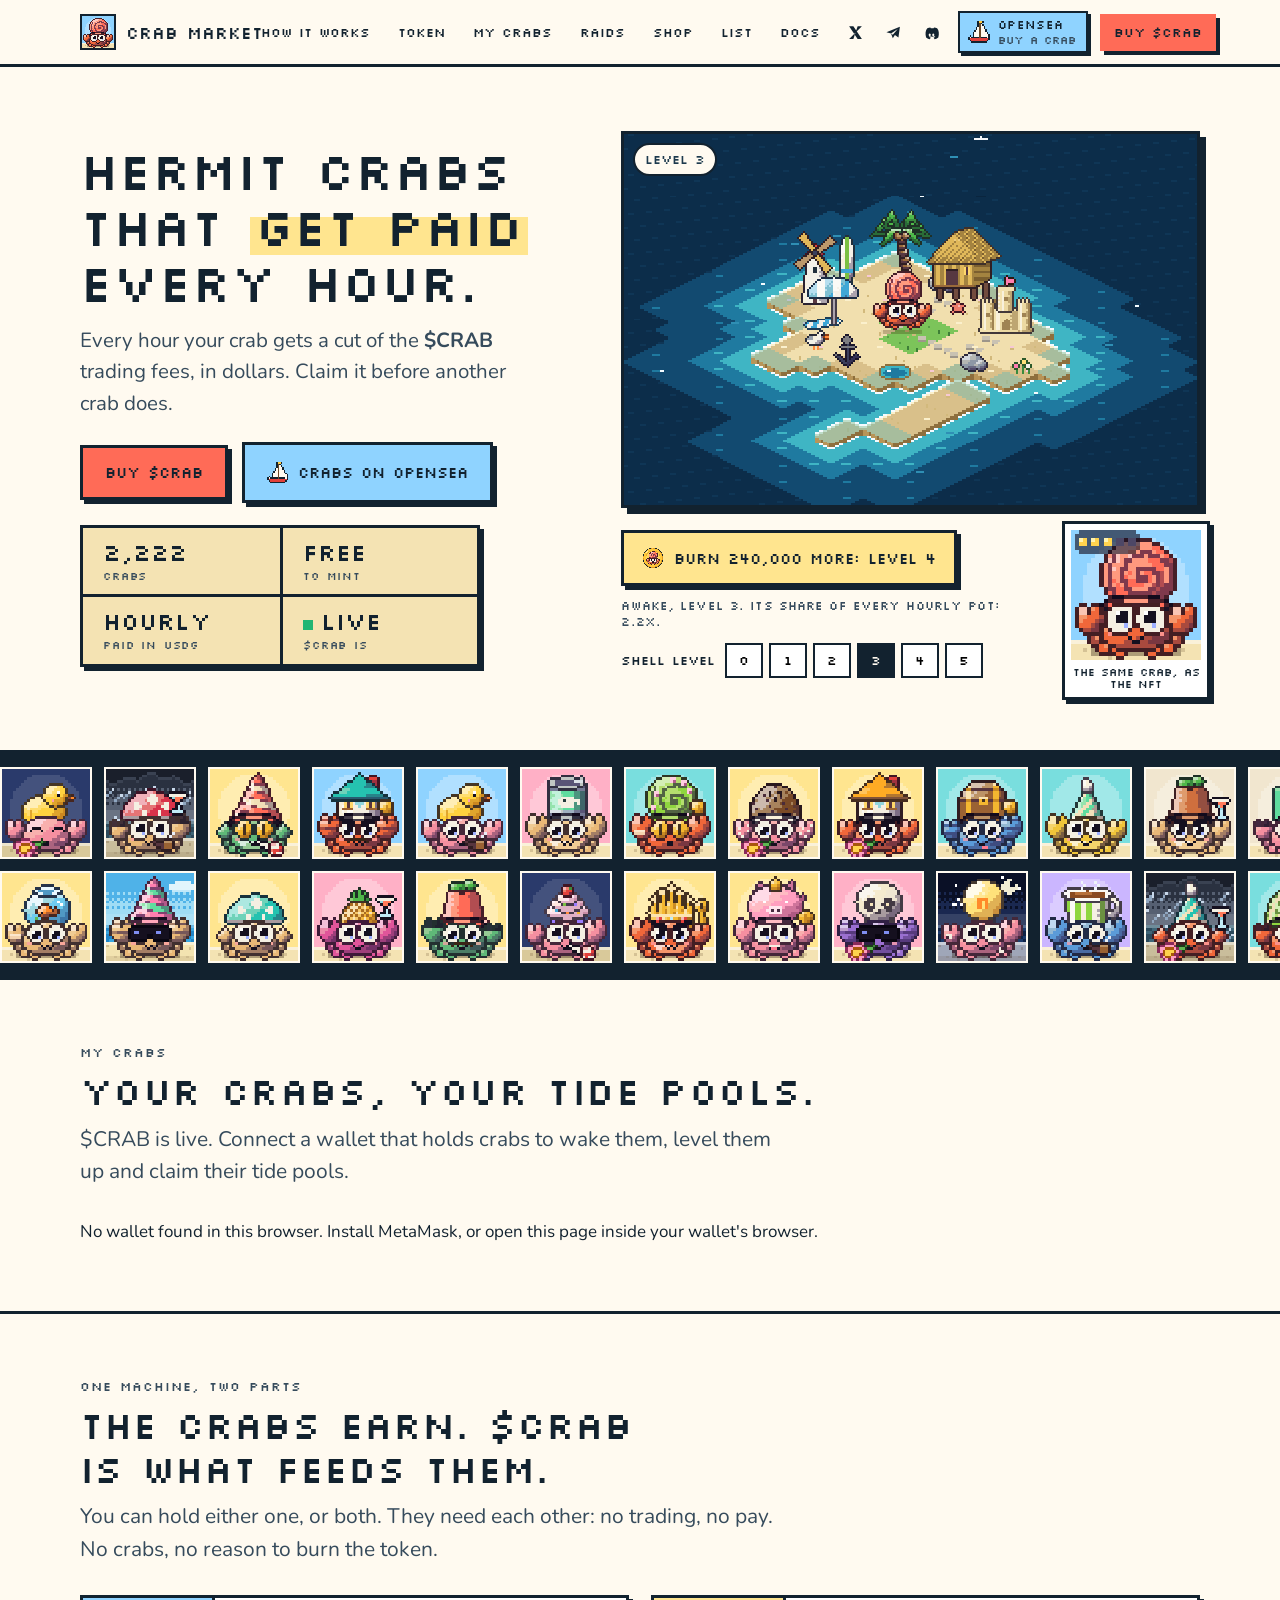
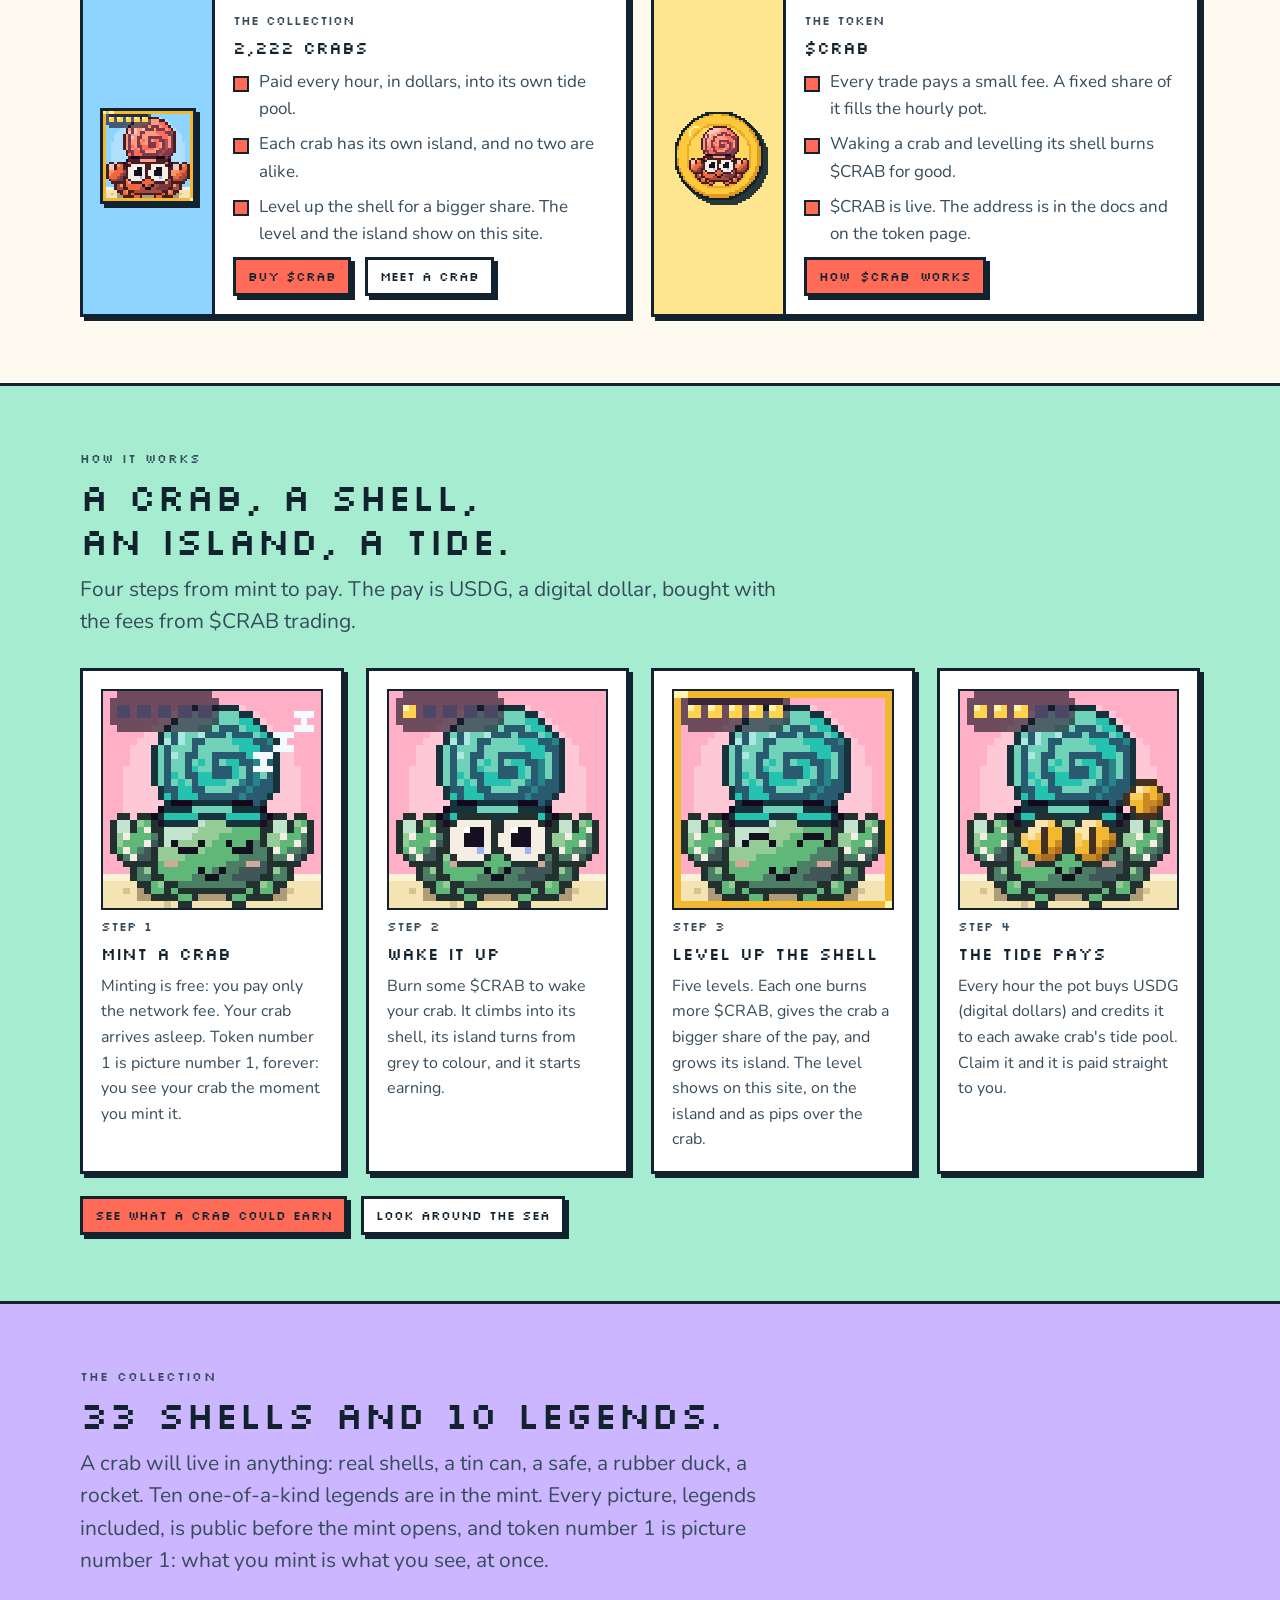
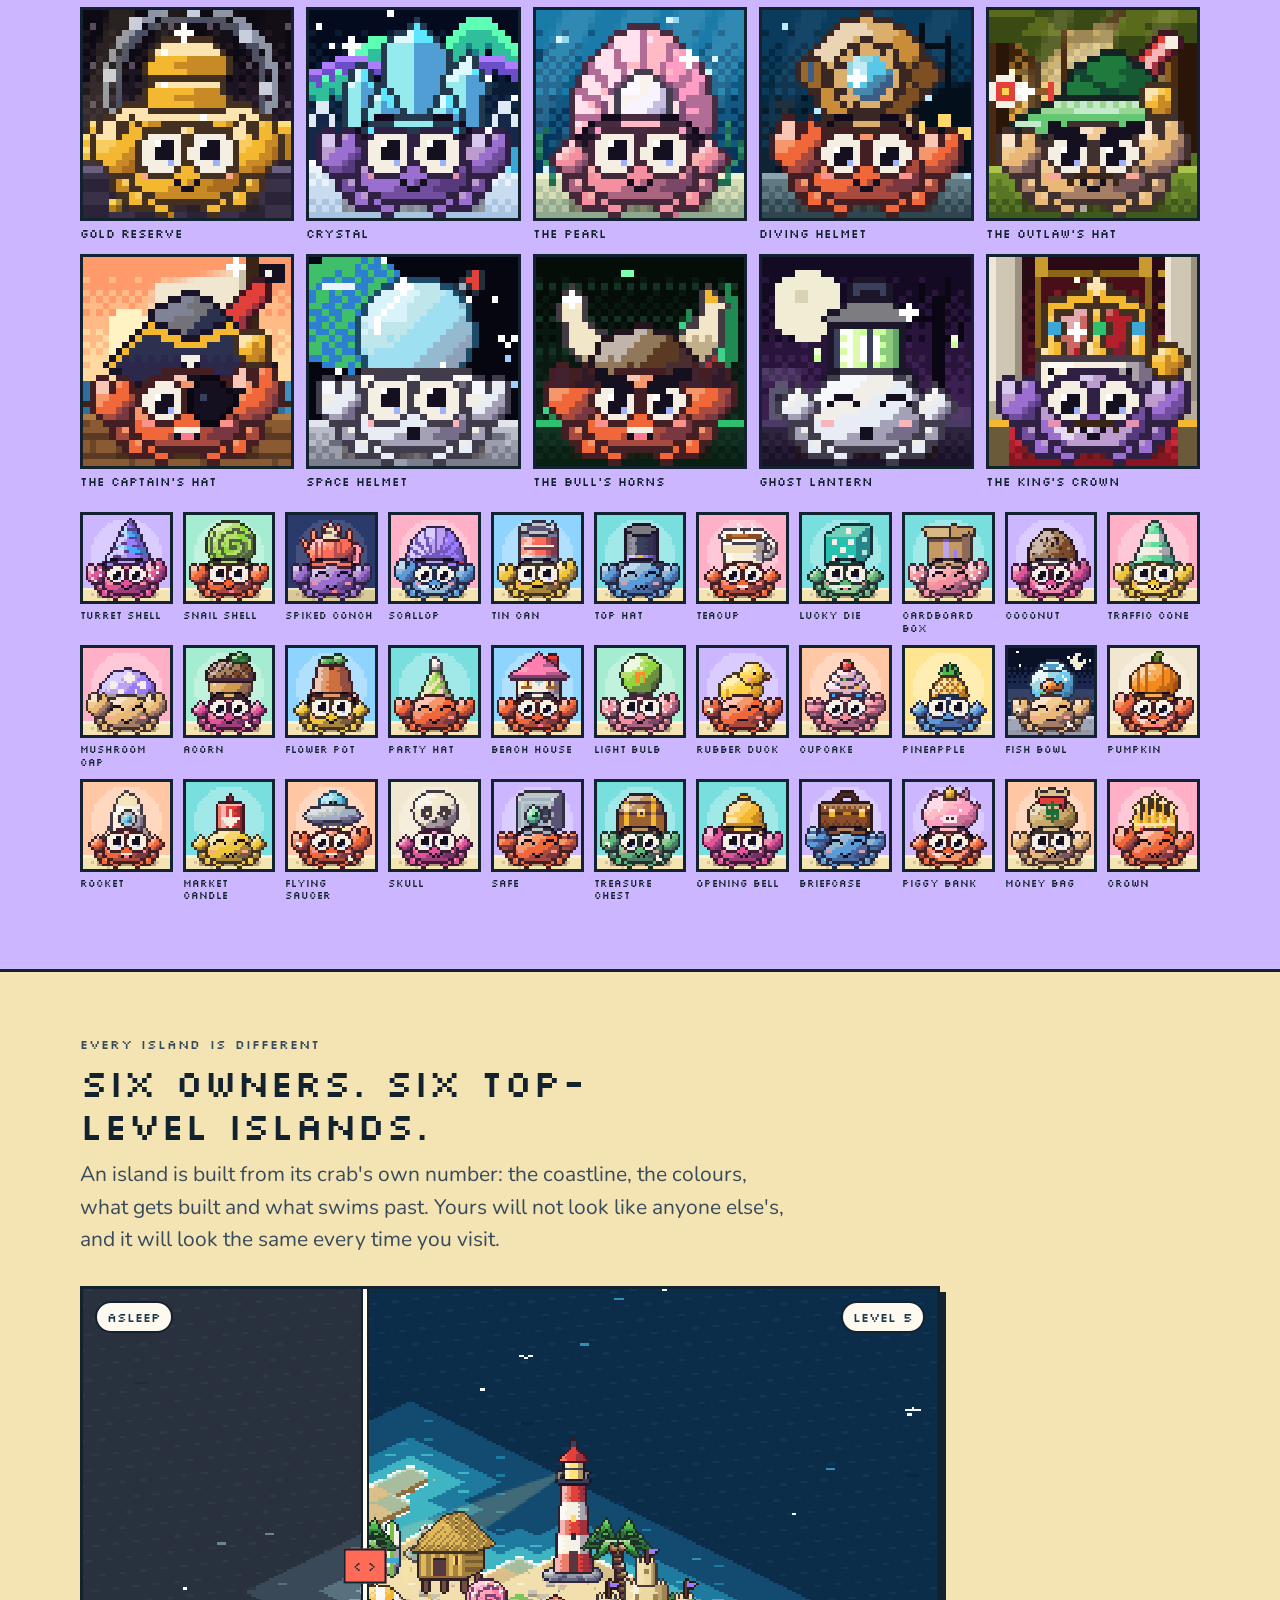
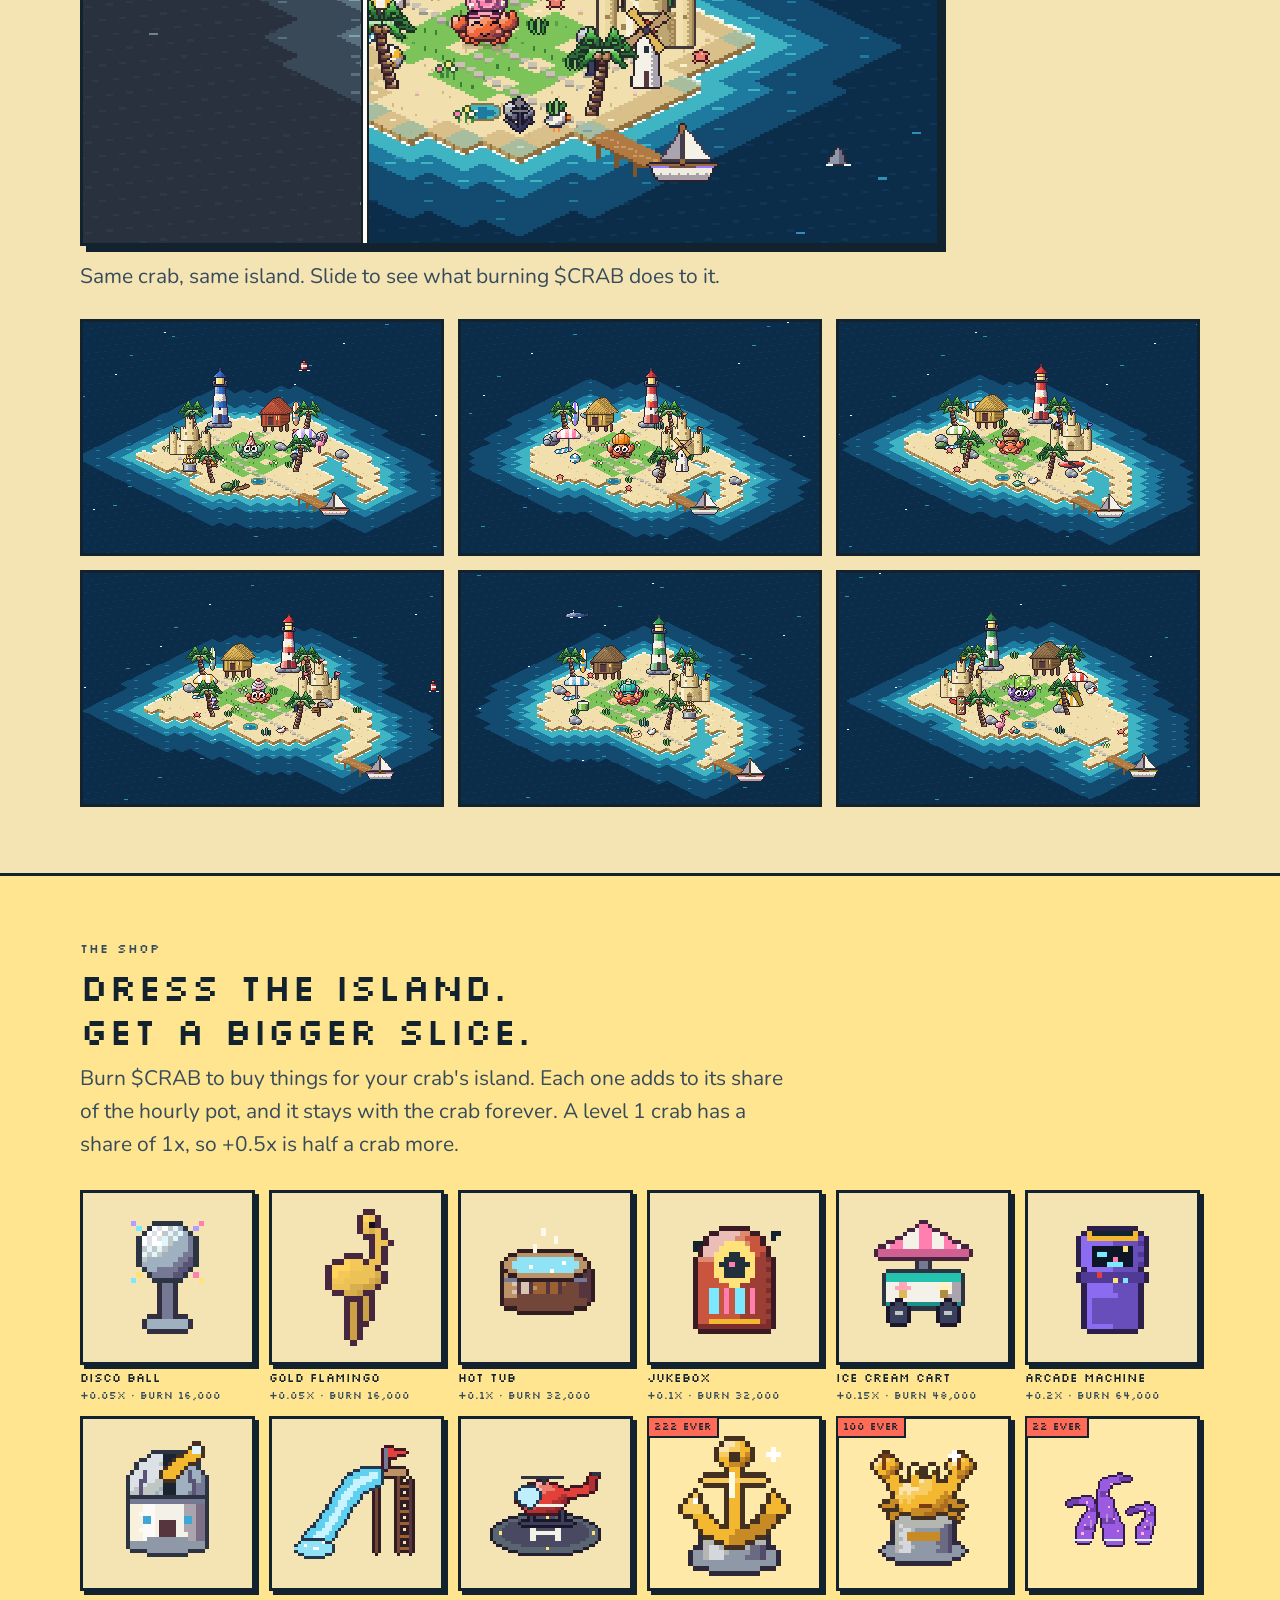
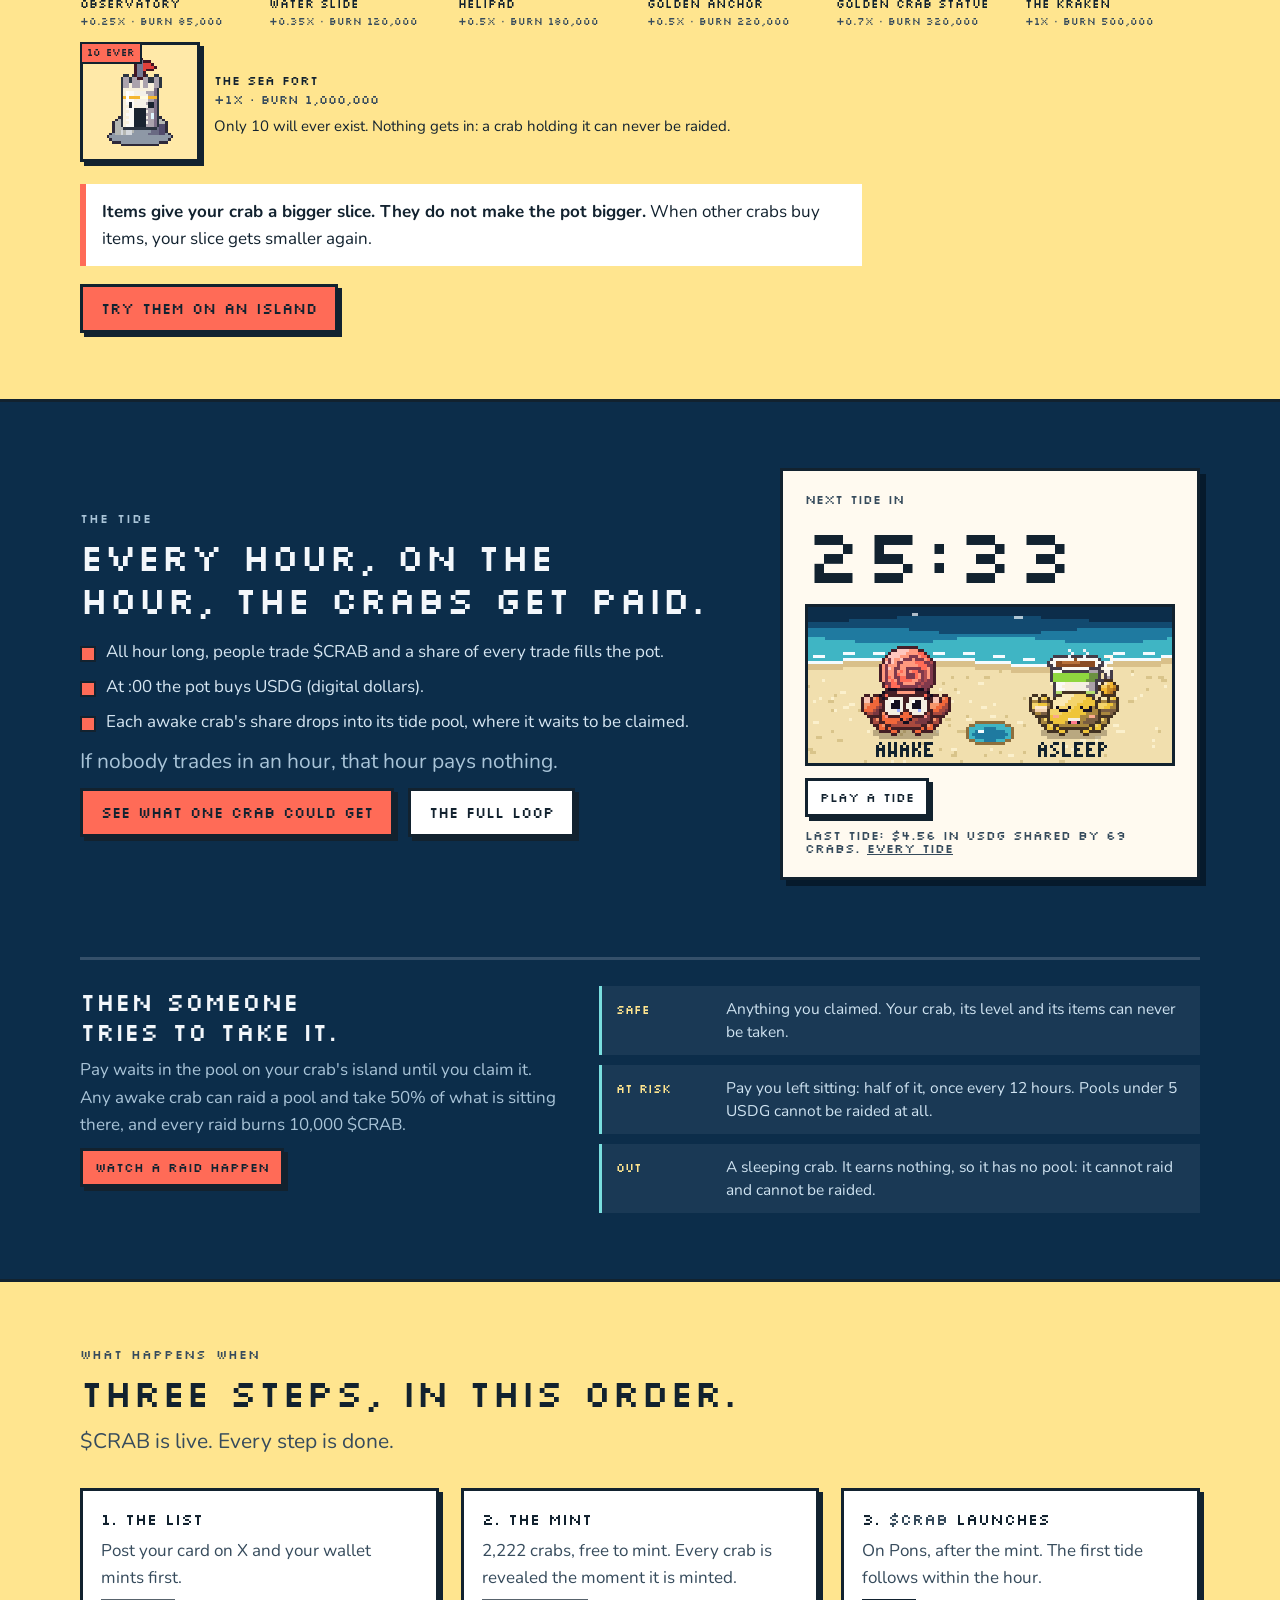
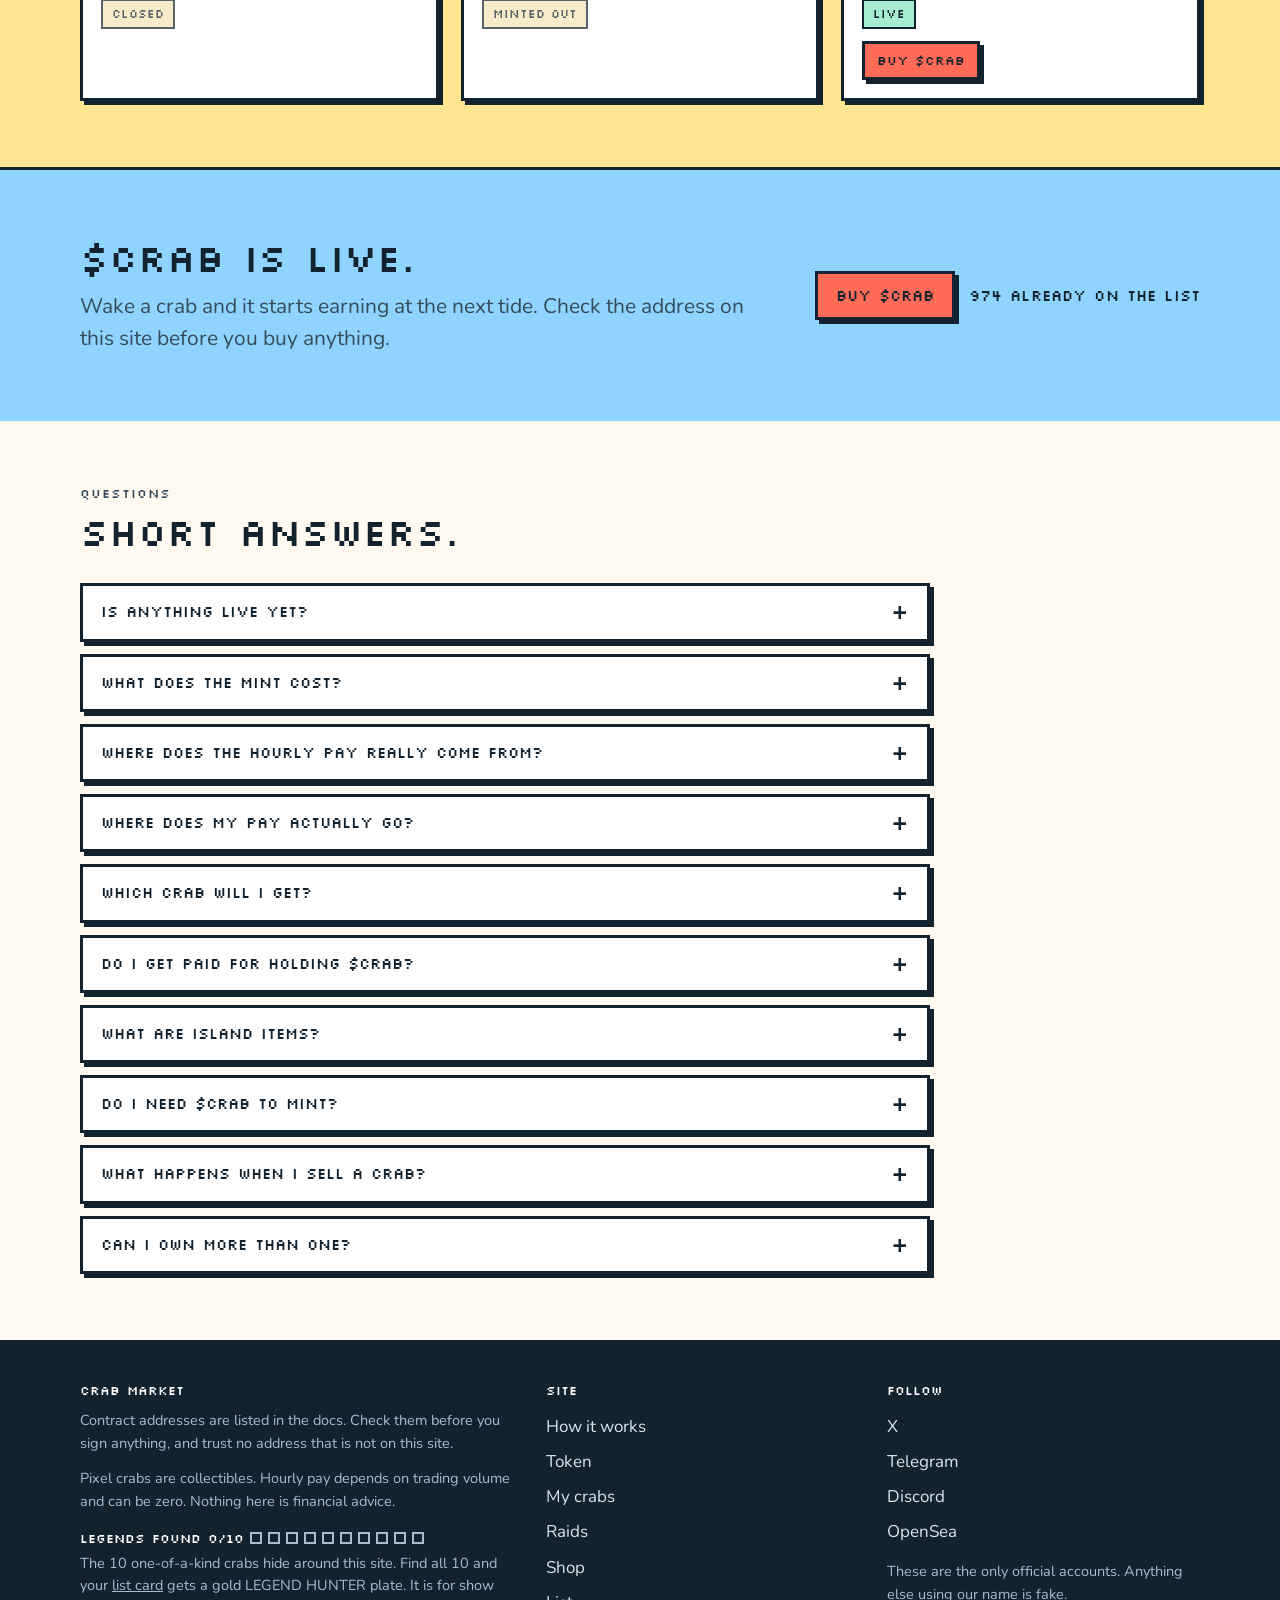
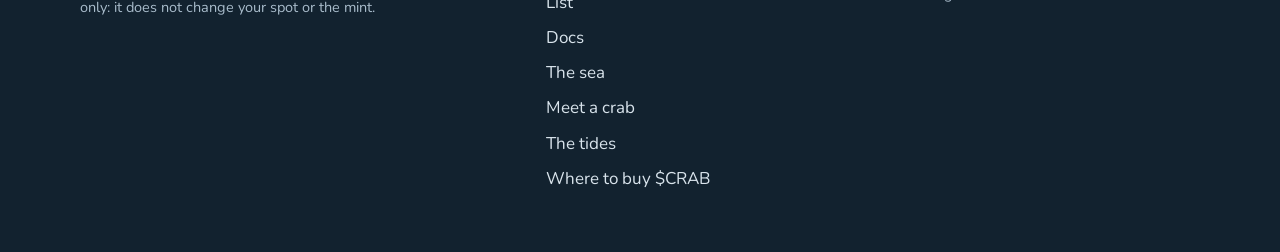
<file: index.html>
<!doctype html>
<html lang="en">
<head>
<meta charset="utf-8">
<meta name="viewport" content="width=device-width, initial-scale=1">
<title>Crab Market | hermit crabs that get paid every hour</title>
<meta name="description" content="2,222 pixel hermit crabs on Robinhood Chain. Every hour the tide drops digital dollars into your crab's tide pool. Claim it before another crab raids it.">
<link rel="canonical" href="https://crabmarket.io/">
<meta property="og:url" content="https://crabmarket.io/">
<meta property="og:type" content="website">
<meta property="og:title" content="Crab Market | hermit crabs that get paid every hour">
<meta property="og:description" content="2,222 pixel hermit crabs on Robinhood Chain. Every hour the tide fills your crab's pool, and another crab can raid it before you claim.">
<meta property="og:image" content="https://crabmarket.io/img/og.png">
<meta name="twitter:card" content="summary_large_image">
<meta name="theme-color" content="#fffaf0">
<link rel="icon" href="/img/favicon.png" type="image/png">
<link rel="preconnect" href="https://fonts.googleapis.com">
<link rel="preconnect" href="https://fonts.gstatic.com" crossorigin>
<link href="https://fonts.googleapis.com/css2?family=Nunito:wght@400;600;700;800&family=Silkscreen&display=swap" rel="stylesheet">
<link rel="stylesheet" href="/css/site.css?v=1790445814">
</head>
<body>
<header id="top"></header>
<main>

<section class="beach mintclock" id="mintclock" data-check="mintclock" aria-label="Countdown to the mint" hidden>
  <div class="mc-tag mc-left"><b id="mcLabel">The mint opens in</b><span id="mcSub"></span></div>
  <canvas class="px" id="mcCanvas" aria-hidden="true"></canvas>
  <div class="mc-tag mc-right"><span class="mc-when" id="mcWhen">Opens</span><b><span id="mcDate"></span> <span id="mcHour"></span></b><span id="mcLocal"></span><a class="btn os mc-os" data-os="long" href="#" hidden></a></div>
  <p class="vh" id="mcText" role="timer" aria-live="off"></p>
</section>

<section class="hero" data-check="hero">
  <div class="wrap">
    <div class="hero-left">
      <div class="hero-intro">
        <h1><span>Hermit crabs</span> <span>that <em>get paid</em></span> <span>every hour.</span></h1>
        <p class="lede">Every hour your crab gets a cut of the <b data-cfg="token.symbol">$CRAB</b> trading fees, in dollars. Claim it before another crab does.</p>
      </div>
      <div class="hero-cta">
        <div class="row">
          <a class="btn go big" href="/list/" data-check="cta" data-cta id="heroCta">Get on the list</a>
          <a class="btn big" href="/token/" data-os="alt">How <span data-cfg="token.symbol">$CRAB</span> works</a>
        </div>
      </div>
      <dl class="stats" aria-label="Key facts">
        <div><dt>crabs</dt><dd data-cfg="collection.supply">2,222</dd></div>
        <div><dt>to mint</dt><dd data-cfg="collection.mintPrice">free</dd></div>
        <div><dt>paid in <span data-cfg="payouts.symbol">USDG</span></dt><dd>Hourly</dd></div>
        <div id="heroStatus"><dt>the list opens</dt><dd><i aria-hidden="true"></i>Soon</dd></div>
      </dl>
    </div>
    <div class="stage" data-check="stage">
      <span class="tag" id="heroTag" aria-live="polite">Level 3</span>
      <div class="frame"><canvas class="px" id="heroSea" role="img" aria-label="A small pixel island with a hermit crab walking on it. The island grows as the shell levels up."></canvas><canvas class="px fx" id="heroFx" width="368" height="240" aria-hidden="true"></canvas></div>
      <div class="burnrow"><button class="btn burn gold" type="button" id="heroBurn">Burn $CRAB: wake it up</button><span class="pix small" id="heroSay" aria-live="polite"></span></div>
      <figure class="nft" style="margin:0"><canvas class="px" id="heroNft" width="32" height="32" role="img" aria-label="The same crab as an NFT"></canvas><span>the same crab, as the NFT</span></figure>
      <div class="lv" id="heroLv" role="group" aria-label="Shell level"><span class="lab">Shell level</span></div>
    </div>
  </div>
</section>


<div class="marq" aria-hidden="true"><div class="lane" id="lane1"></div><div class="lane rev" id="lane2"></div></div>

<section class="band" id="my" data-check="my">
  <div class="wrap">
    <div class="head"><span class="eyebrow">My crabs</span><h2 class="pix">Your crabs, your tide pools.</h2><p class="lede" id="myState">Connect a wallet that holds crabs to wake them, level them up and claim their tide pools.</p></div>
    <div class="row my-top">
      <button class="btn go" id="connect" type="button">Connect wallet</button>
      <div class="my-who" id="who" hidden><span class="tag" id="whoChain">Robinhood Chain</span><b id="whoAddr" class="mono"></b><button class="btn sm" id="switch" type="button" hidden>Switch network</button><button class="btn sm" id="refresh" type="button">Refresh</button></div>
      <p id="noWallet" hidden>No wallet found in this browser. Install MetaMask, or open this page inside your wallet's browser.</p>
      <span class="tag" id="myLoading" hidden>Reading the chain…</span>
    </div>
    <dl class="my-bar" id="myBar" hidden>
      <div><dt>Crabs</dt><dd id="sCrabs">0</dd></div>
      <div><dt>Awake</dt><dd id="sAwake">0</dd></div>
      <div><dt>In the pools</dt><dd id="sPool">$0.00</dd></div>
      <div><dt><span data-cfg="token.symbol">$CRAB</span> in the wallet</dt><dd id="sBal">—</dd></div>
      <div id="sCreditRow" hidden><dt>Banked pay</dt><dd id="sCredit">$0.00</dd></div>
      <div class="my-barbtn"><button class="btn sm gold" id="claimAll" type="button" hidden>Claim every pool</button><button class="btn sm" id="withdraw" type="button" hidden>Withdraw banked pay</button></div>
    </dl>
    <p id="myEmpty" hidden>This wallet holds no crab. Crabs trade on <a href="https://opensea.io/collection/crabmarketio" target="_blank" rel="noopener">OpenSea</a>.</p>
    <div class="my-grid" id="myGrid" hidden></div>
    <ul class="my-log" id="myLog" hidden aria-live="polite"></ul>
  </div>
</section>
<section class="band" id="two" data-check="two">
  <div class="wrap">
    <div class="head"><span class="eyebrow">One machine, two parts</span><h2>The crabs earn. <span data-cfg="token.symbol">$CRAB</span> is what feeds them.</h2><p class="lede">You can hold either one, or both. They need each other: no trading, no pay. No crabs, no reason to burn the token.</p></div>
    <div class="grid g2">
      <article class="card duo"><div class="duo-top sky"><canvas class="px" id="duoNft" width="32" height="32" role="img" aria-label="The hero crab at level 5, with five gold pips and a gold frame"></canvas></div><div class="duo-body"><span class="n">The collection</span><h3><span data-cfg="collection.supply">2,222</span> crabs</h3><ul class="ticks"><li>Paid every hour, in dollars, into its own tide pool.</li><li>Each crab has its own island, and no two are alike.</li><li>Level up the shell for a bigger share. The level and the island show on this site.</li></ul><div class="row"><a class="btn go sm" href="/list/" data-cta>Get on the list</a><a class="btn sm" href="/meet/">Meet a crab</a></div></div></article>
      <article class="card duo"><div class="duo-top butter"><img class="px coinimg" src="/img/coin.png" width="160" height="160" alt="The $CRAB token logo: the orange crab on a gold coin"></div><div class="duo-body"><span class="n">The token</span><h3><span data-cfg="token.symbol">$CRAB</span></h3><ul class="ticks"><li>Every trade pays a small fee. A fixed share of it fills the hourly pot.</li><li>Waking a crab and levelling its shell burns <span data-cfg="token.symbol">$CRAB</span> for good.</li><li id="tokenState">Not live yet. It launches on <span data-cfg="token.launchpad">Pons</span> after the mint. The only real address will be posted on this site. <span data-hunt="home2"></span></li></ul><div class="row"><a class="btn go sm" href="/token/">How <span data-cfg="token.symbol">$CRAB</span> works</a></div></div></article>
    </div>
  </div>
</section>

<section class="band mint" id="how" data-check="how">
  <div class="wrap">
    <div class="head"><span class="eyebrow">How it works</span><h2>A crab, a shell, an island, a tide.</h2><p class="lede">Four steps from mint to pay. The pay is USDG, a digital dollar, bought with the fees from <span data-cfg="token.symbol">$CRAB</span> trading.</p></div>
    <div class="grid g4">
      <article class="card pic"><canvas class="px" id="how1" width="32" height="32" role="img" aria-label="A crab asleep beside its shell"></canvas><span class="n">Step 1</span><h3>Mint a crab</h3><p>Minting is <span data-cfg="collection.mintPrice">free</span>: you pay only the network fee. Your crab arrives asleep. Token number 1 is picture number 1, forever: you see your crab the moment you mint it.</p></article>
      <article class="card pic"><canvas class="px" id="how2" width="32" height="32" role="img" aria-label="The same crab awake at level 1"></canvas><span class="n">Step 2</span><h3>Wake it up</h3><p>Burn some <span data-cfg="token.symbol">$CRAB</span> to wake your crab. It climbs into its shell, its island turns from grey to colour, and it starts earning.</p></article>
      <article class="card pic"><canvas class="px" id="how3" width="32" height="32" role="img" aria-label="The same crab at level 5 with a gold frame"></canvas><span class="n">Step 3</span><h3>Level up the shell</h3><p>Five levels. Each one burns more <span data-cfg="token.symbol">$CRAB</span>, gives the crab a bigger share of the pay, and grows its island. The level shows on this site, on the island and as pips over the crab.</p></article>
      <article class="card pic"><canvas class="px" id="how4" width="32" height="32" role="img" aria-label="The same crab with money eyes, holding a coin"></canvas><span class="n">Step 4</span><h3>The tide pays</h3><p>Every hour the pot buys <span data-cfg="payouts.assets">USDG (digital dollars)</span> and credits it to each awake crab's tide pool. Claim it and it is paid straight to you.</p></article>
    </div>
    <div class="row" style="margin-top:clamp(14px,2vw,22px)"><a class="btn go sm" href="/token/#sim">See what a crab could earn</a><a class="btn sm" href="/sea/">Look around the sea</a></div>
  </div>
</section>

<section class="band lilac" data-check="shells">
  <div class="wrap">
    <div class="head"><span class="eyebrow">The collection</span><h2><span data-cfg="collection.shells">33</span> shells and <span data-cfg="collection.legendaries">10</span> legends.</h2><p class="lede">A crab will live in anything: real shells, a tin can, a safe, a rubber duck, a rocket. Ten one-of-a-kind legends are in the mint. Every picture, legends included, is public before the mint opens, and token number 1 is picture number 1: what you mint is what you see, at once.</p></div>
    <div class="tiles big" id="legends" style="margin-bottom:22px"></div>
    <div class="tiles" id="shells"></div>
  </div>
</section>

<section class="band sand" data-check="isles">
  <div class="wrap">
    <div class="head"><span class="eyebrow">Every island is different</span><h2>Six owners. Six top-level islands.</h2><p class="lede">An island is built from its crab's own number: the coastline, the colours, what gets built and what swims past. Yours will not look like anyone else's, and it will look the same every time you visit.</p></div>
    <div class="cmp" id="cmp" style="--cut:44%"><canvas class="px" id="cmpB" role="img" aria-label="An island at level 5: a lighthouse, a hut, palms and a dock"></canvas><div class="cmpA"><canvas class="px" id="cmpA" role="img" aria-label="The same island asleep: grey sand and a sleeping crab"></canvas></div><span class="tag l">Asleep</span><span class="tag r">Level 5</span><input type="range" id="cmpR" min="0" max="100" value="44" aria-label="Slide between the sleeping island and the same island at level 5"><span class="knob" aria-hidden="true"></span></div>
    <p class="lede" style="margin:14px 0 26px">Same crab, same island. Slide to see what burning <span data-cfg="token.symbol">$CRAB</span> does to it.</p>
    <div class="isles" id="isles"></div>
  </div>
</section>


<section class="band butter" id="items" data-check="items">
  <div class="wrap">
    <div class="head"><span class="eyebrow">The shop</span><h2>Dress the island. Get a bigger slice.</h2><p class="lede">Burn <span data-cfg="token.symbol">$CRAB</span> to buy things for your crab's island. Each one adds to its share of the hourly pot, and it stays with the crab forever. A level 1 crab has a share of 1x, so +0.5x is half a crab more.</p></div>
    <div class="tiles itemwall" id="itemwall"></div>
    <p class="note" style="margin-top:22px"><b>Items give your crab a bigger slice. They do not make the pot bigger.</b> When other crabs buy items, your slice gets smaller again.</p>
    <div class="row" style="margin-top:18px"><a class="btn go" href="/shop/">Try them on an island</a></div>
  </div>
</section>

<section class="band sea" id="tide" data-check="tide">
  <div class="wrap tide">
    <div class="head" style="margin:0"><span class="eyebrow">The tide</span><h2>Every hour, on the hour, the crabs get paid.</h2>
      <ul class="ticks onsea"><li>All hour long, people trade <span data-cfg="token.symbol">$CRAB</span> and a share of every trade fills the pot.</li><li>At :00 the pot buys <span data-cfg="payouts.assets">USDG (digital dollars)</span>.</li><li>Each awake crab's share drops into its tide pool, where it waits to be claimed.</li></ul>
      <p class="lede" id="tideNote">The token is not live yet, so today the clock only shows the rhythm. If nobody trades in an hour, that hour pays nothing.</p>
      <div class="row"><a class="btn go" href="/token/#sim">See what one crab could get</a><a class="btn" href="/token/#loop">The full loop</a></div></div>
    <div class="clock" role="timer" aria-live="off" data-tideclock><span class="lab">Next tide in</span><span class="digits" id="tideDigits">00:00</span><div class="bar"><i id="tideBar"></i></div><span class="lab" id="potLine">The pot size will show here once <span data-cfg="token.symbol">$CRAB</span> is live.</span></div>
    <div class="poolstates" id="pools" data-check="pools">
      <div class="ps-head"><h3>Then someone tries to take it.</h3><p>Pay waits in the pool on your crab's island until you claim it. Any awake crab can raid a pool and take <span data-cfg="raid.takePct">50</span>% of what is sitting there, and every raid burns <span data-cfg="raid.fee">10,000</span> <span data-cfg="token.symbol">$CRAB</span>.</p><a class="btn go sm" href="/raids/">Watch a raid happen</a></div>
      <ul class="ps-list">
        <li><b>Safe</b><span>Anything you claimed. Your crab, its level and its items can never be taken.</span></li>
        <li><b>At risk</b><span>Pay you left sitting: half of it, once every <span data-cfg="raid.cooldownHours">12</span> hours. Pools under <span data-cfg="raid.minPool">5</span> USDG cannot be raided at all.</span></li>
        <li><b>Out</b><span>A sleeping crab. It earns nothing, so it has no pool: it cannot raid and cannot be raided.</span></li>
      </ul>
    </div>
  </div>
</section>


<section class="band butter" id="when" data-check="when">
  <div class="wrap">
    <div class="head"><span class="eyebrow">What happens when</span><h2>Three steps, in this order.</h2><p class="lede" id="whenLede">Nothing is live yet. When a step opens, it changes here first.</p></div>
    <ol class="when" id="whenList"><li data-step="list"><b>1. The list</b><span>Post your card on X and your wallet mints first.</span><em>Opens soon</em><a class="btn sm go whengo" href="/list/">Get on the list</a></li><li data-step="mint"><b>2. The mint</b><span><span data-cfg="collection.supply">2,222</span> crabs, <span data-cfg="collection.mintPrice">free</span> to mint. Every crab is revealed the moment it is minted.</span><em>Date not set</em><a class="btn sm whengo" href="/docs/#mint">How the mint works</a></li><li data-step="token"><b>3. <span data-cfg="token.symbol">$CRAB</span> launches</b><span>On <span data-cfg="token.launchpad">Pons</span>, after the mint. The first tide follows within the hour.</span><em>After the mint</em><a class="btn sm whengo" href="/token/">How the token works</a></li></ol>
  </div>
</section>

<section class="band sky" data-check="ctaband">
  <div class="wrap cta">
    <div class="head" style="margin:0"><h2>The list mints first.</h2><p class="lede">Post your card on X and you are on it. It takes about a minute.</p></div>
    <div class="row"><a class="btn go" href="/list/" data-cta>Get on the list</a><span class="pix small" id="listCount" hidden></span></div>
  </div>
</section>

<section class="beach beachq" data-queue data-check="queue" aria-label="The line for the list">
  <canvas class="px" aria-hidden="true"></canvas>
  <p class="vh"></p>
</section>

<section class="band" id="faq" data-check="faq">
  <div class="wrap">
    <div class="head"><span class="eyebrow">Questions</span><h2>Short answers.</h2></div>
    <div class="faq">
      <details><summary>Is anything live yet?</summary><div><p id="faqLive">No. There is no mint and no token today. The list is the first thing to open. If you see a token with our name before we announce it here, it is fake.</p></div></details>
      <details><summary>What does the mint cost?</summary><div><p>Nothing: the mint is <span data-cfg="collection.mintPrice">free</span>. You pay only the network fee, which on <span data-cfg="collection.chainName">Robinhood Chain</span> is a fraction of a cent.</p></div></details>
      <details><summary>Where does the hourly pay really come from?</summary><div><p>From trading fees on <span data-cfg="token.symbol">$CRAB</span>. A fixed share of those fees goes into a pot. Once an hour the pot buys <span data-cfg="payouts.assets">USDG (digital dollars)</span> and hands them to the awake crabs.</p><p>If trading is quiet the pot is small. If nobody trades, that hour pays nothing.</p></div></details>
      <details><summary>Where does my pay actually go?</summary><div><p>Into your crab's tide pool, where it waits until you claim it. Claiming pays you directly. While it waits, another crab can raid the pool and take half of what is in it, so claim it when it is worth claiming. If you sell the crab, whatever is in the pool settles to you rather than to the buyer. <a href="/raids/">How raiding works.</a></p></div></details>
      <details><summary>Which crab will I get?</summary><div><p>The one with your token number: crab number 1 is picture number 1, forever, and you see it the moment you mint. The whole collection, legends included, is published before the mint opens at an address the contract locks and nobody can change, so anyone can look through it and time a legend at the counter. We chose the simplest reveal knowing that. Nothing about the picture ever changes; the level, the items and the pool are shown on this site.</p></div></details>
      <details><summary><span>Do I get paid for holding <span data-cfg="token.symbol">$CRAB</span>?</span></summary><div><p>No. Only awake crabs get paid. <span data-cfg="token.symbol">$CRAB</span> is what wakes them, levels them up, and fills the pot when it is traded. <a href="/token/#tfaq">More token questions are answered here.</a></p></div></details>
      <details><summary>What are island items?</summary><div><p>Things you buy for your crab's island by burning <span data-cfg="token.symbol">$CRAB</span>: a hot tub, a jukebox, a helipad. Each one raises the crab's share of the hourly pot, and it stays with the crab forever. A crab has one item slot per shell level, and items can never add more than <span data-cfg="items.capPct">100</span>% to its level weight. They give you a bigger slice, they do not make the pot bigger. <a href="/shop/">Try them in the shop.</a></p></div></details>
      <details><summary><span>Do I need <span data-cfg="token.symbol">$CRAB</span> to mint?</span></summary><div><p>No. You mint with ETH. You only need <span data-cfg="token.symbol">$CRAB</span> later, to wake your crab and level its shell.</p></div></details>
      <details><summary>What happens when I sell a crab?</summary><div><p>It goes back to sleep, and the buyer has to wake it again. Anything still in its pool settles to you, the seller, so you keep what it earned and there is nothing to empty first. The <span data-cfg="token.symbol">$CRAB</span> you burned does not come back. Its shell level is permanent: the buyer only has to wake it again, and the level shows on the OpenSea listing.</p></div></details>
      <details><summary>Can I own more than one?</summary><div><p>Yes. Each crab keeps its own island and its own level. Your page shows all your islands together in one sea. <span data-hunt="home"></span></p></div></details>
    </div>
  </div>
</section>











<div class="sticky" id="sticky"><a class="btn go sm" href="/list/" data-cta>Get on the list</a><a class="btn sm" href="/token/" id="stickyAlt"><span data-cfg="token.symbol">$CRAB</span></a></div>
</main>
<footer id="foot"></footer>
<script src="/config.js?v=1790445814"></script>
<script src="/js/art/engine.js?v=1790445814"></script>
<script src="/js/art/crab.js?v=1790445814"></script>
<script src="/js/art/world.js?v=1790445814"></script>
<script src="/js/ui.js?v=1790445814"></script>
<script src="/js/art/decode.js?v=1790445814"></script>
<script src="/js/home.js?v=1790445814"></script>
<script src="/js/my.js?v=1790445814"></script>
<script src="/js/beach.js?v=1790445814"></script>
<script src="/js/mintclock.js?v=1790445814"></script>
<script src="/js/queue.js?v=1790445814"></script>
<script src="/js/tideclock.js?v=1790445814"></script>
<script src="/js/hunt.js?v=1790445814"></script>
</body>
</html>
</file>
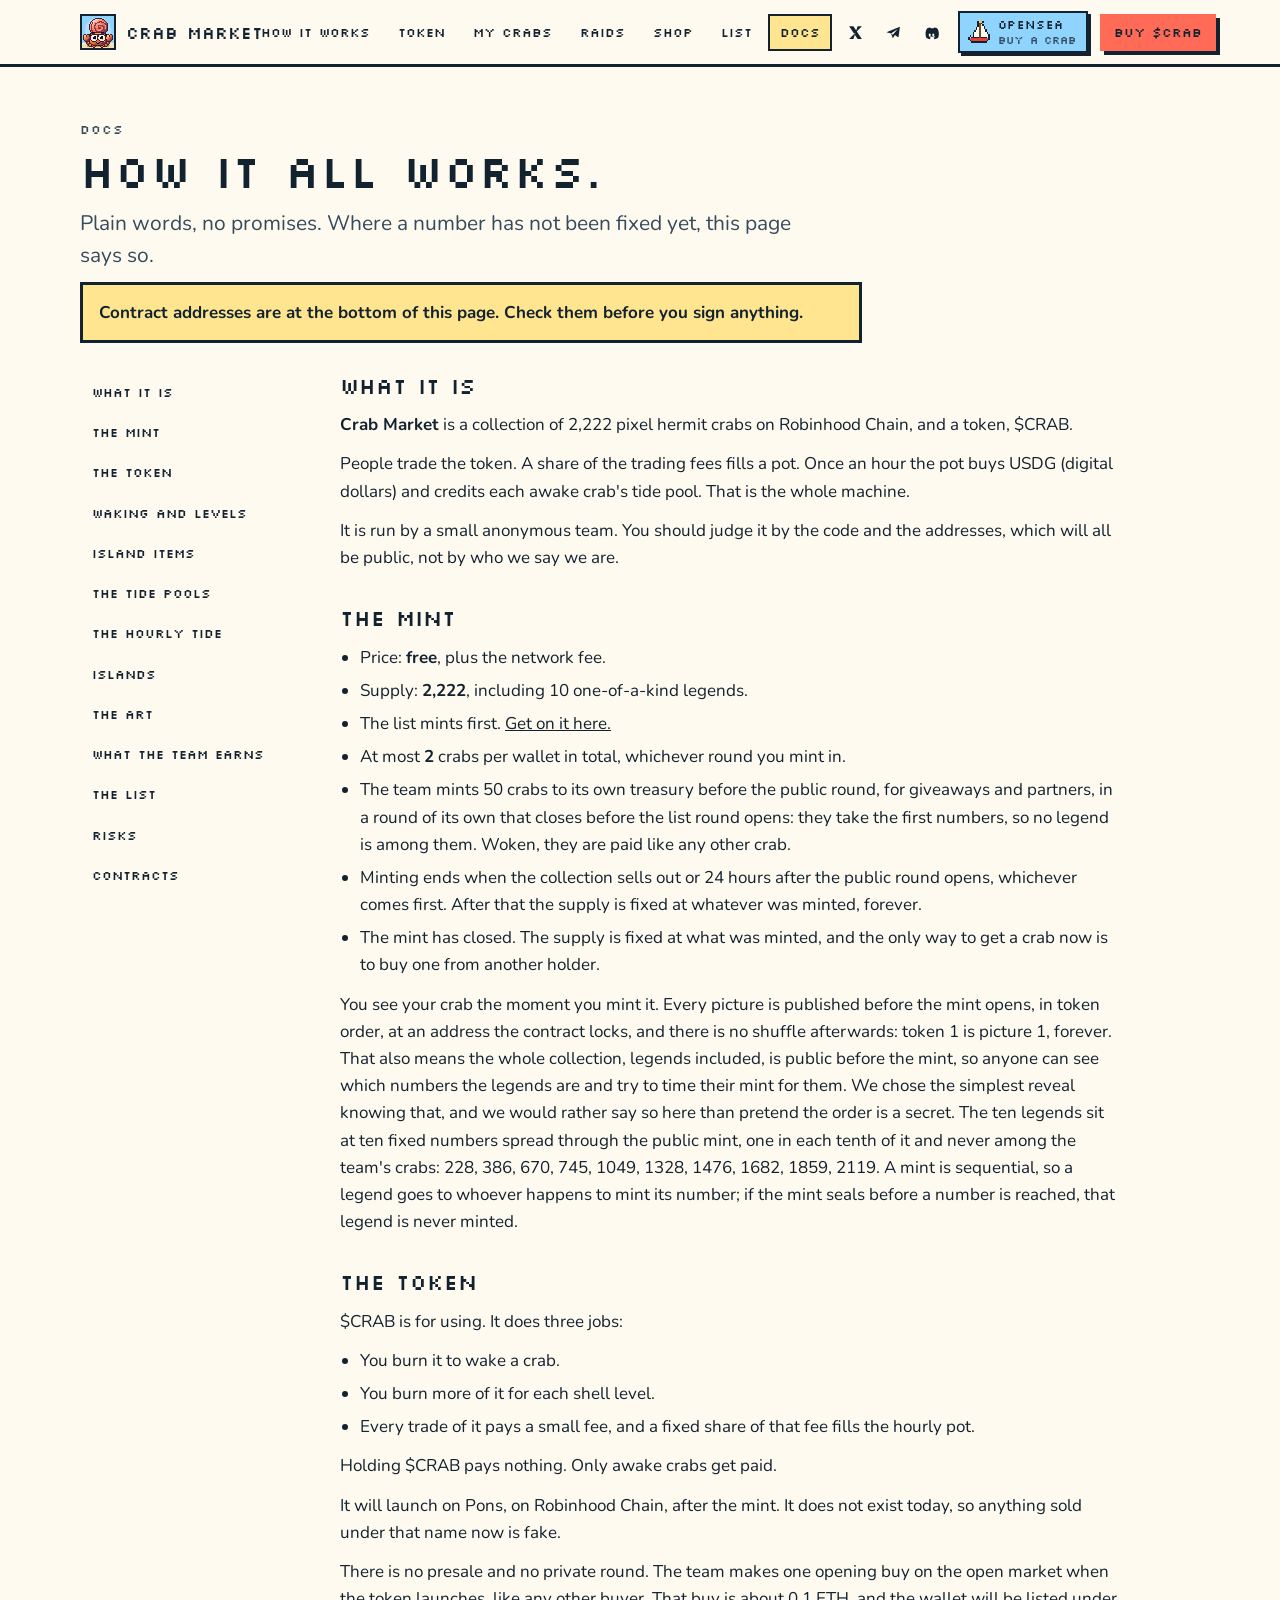
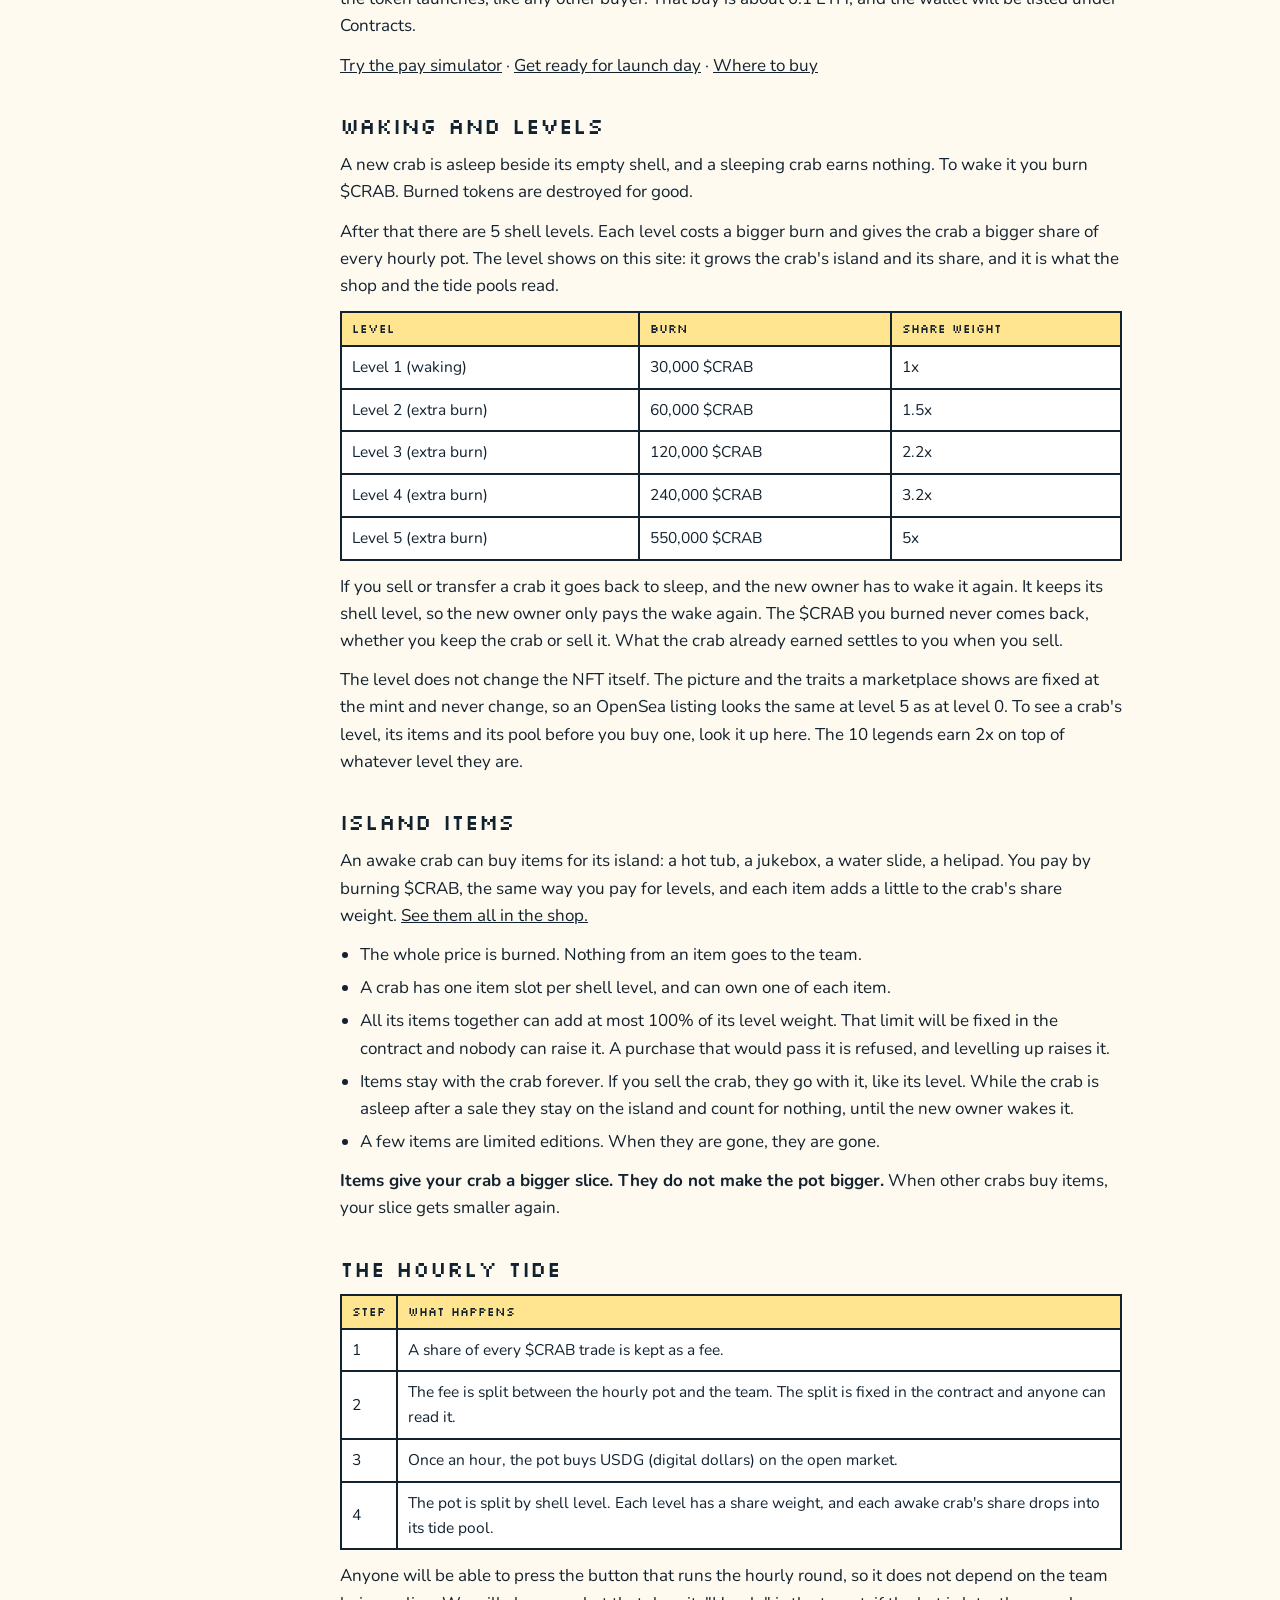
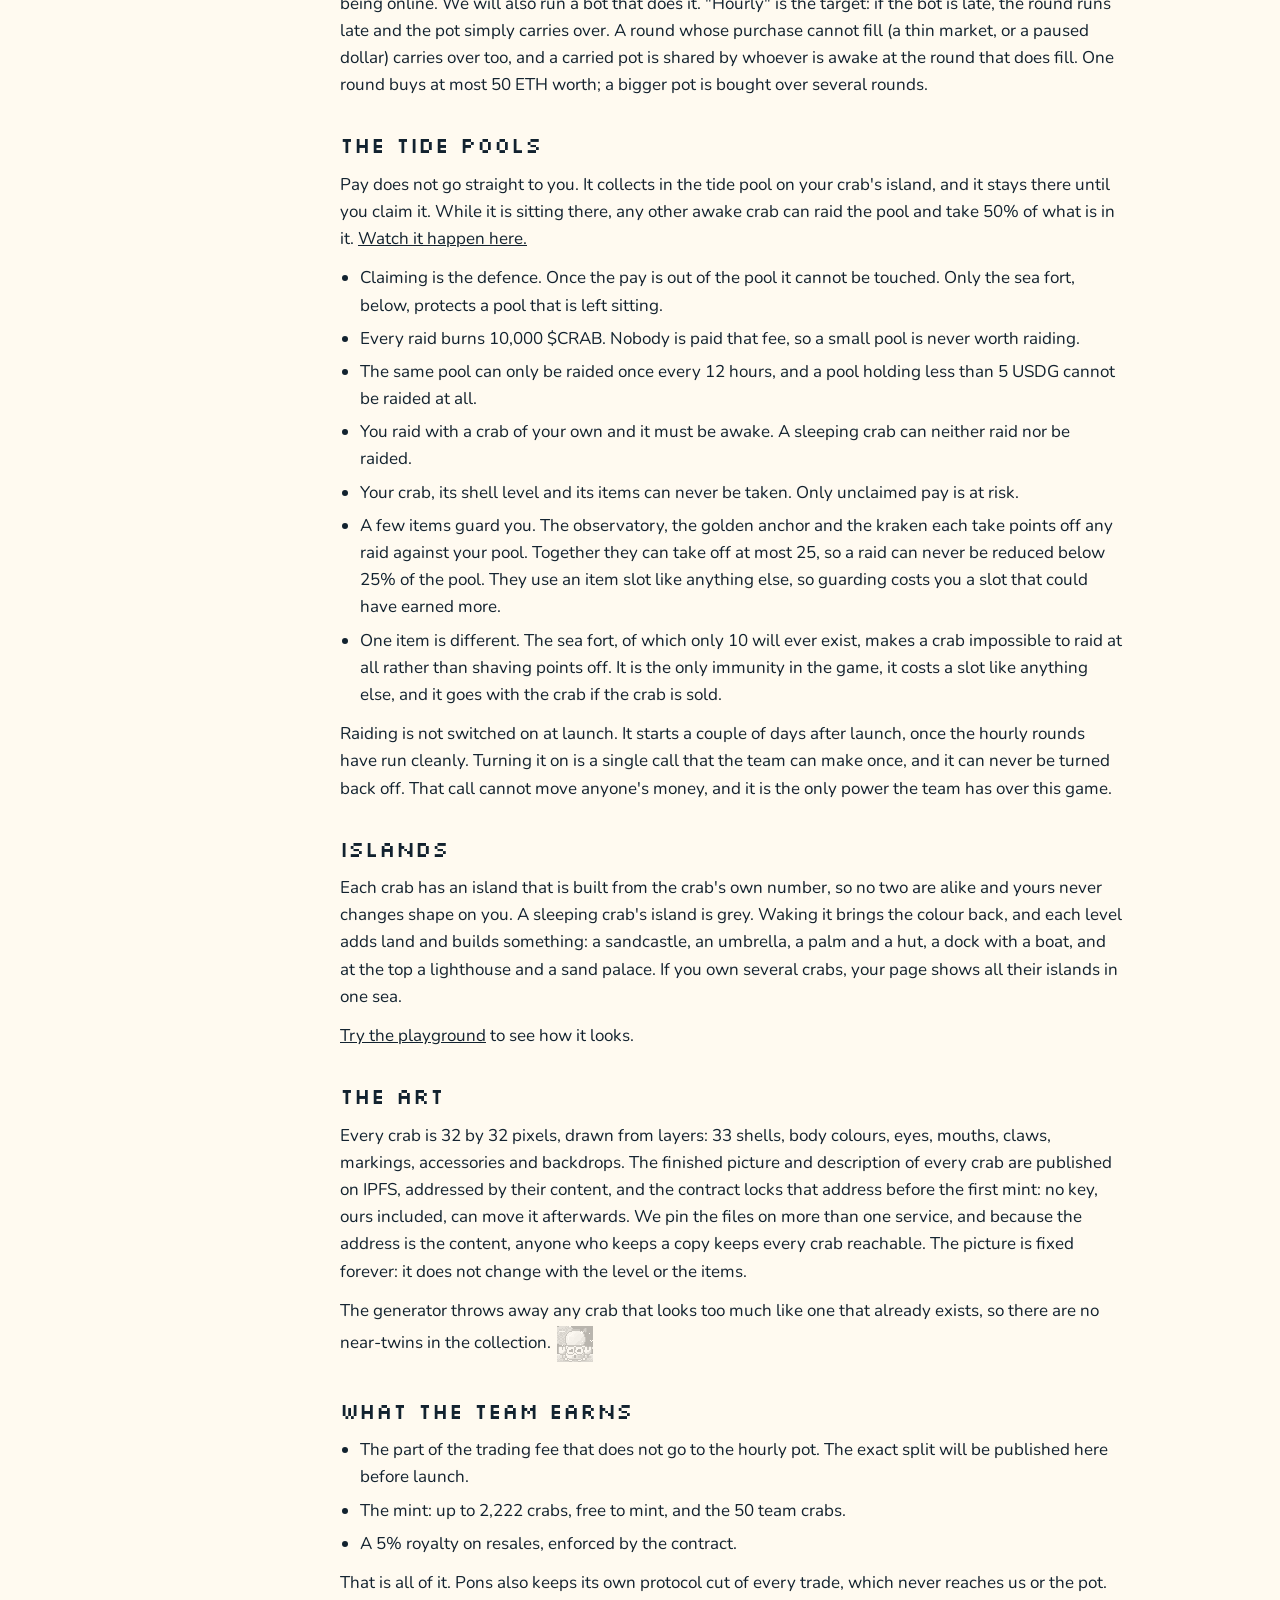
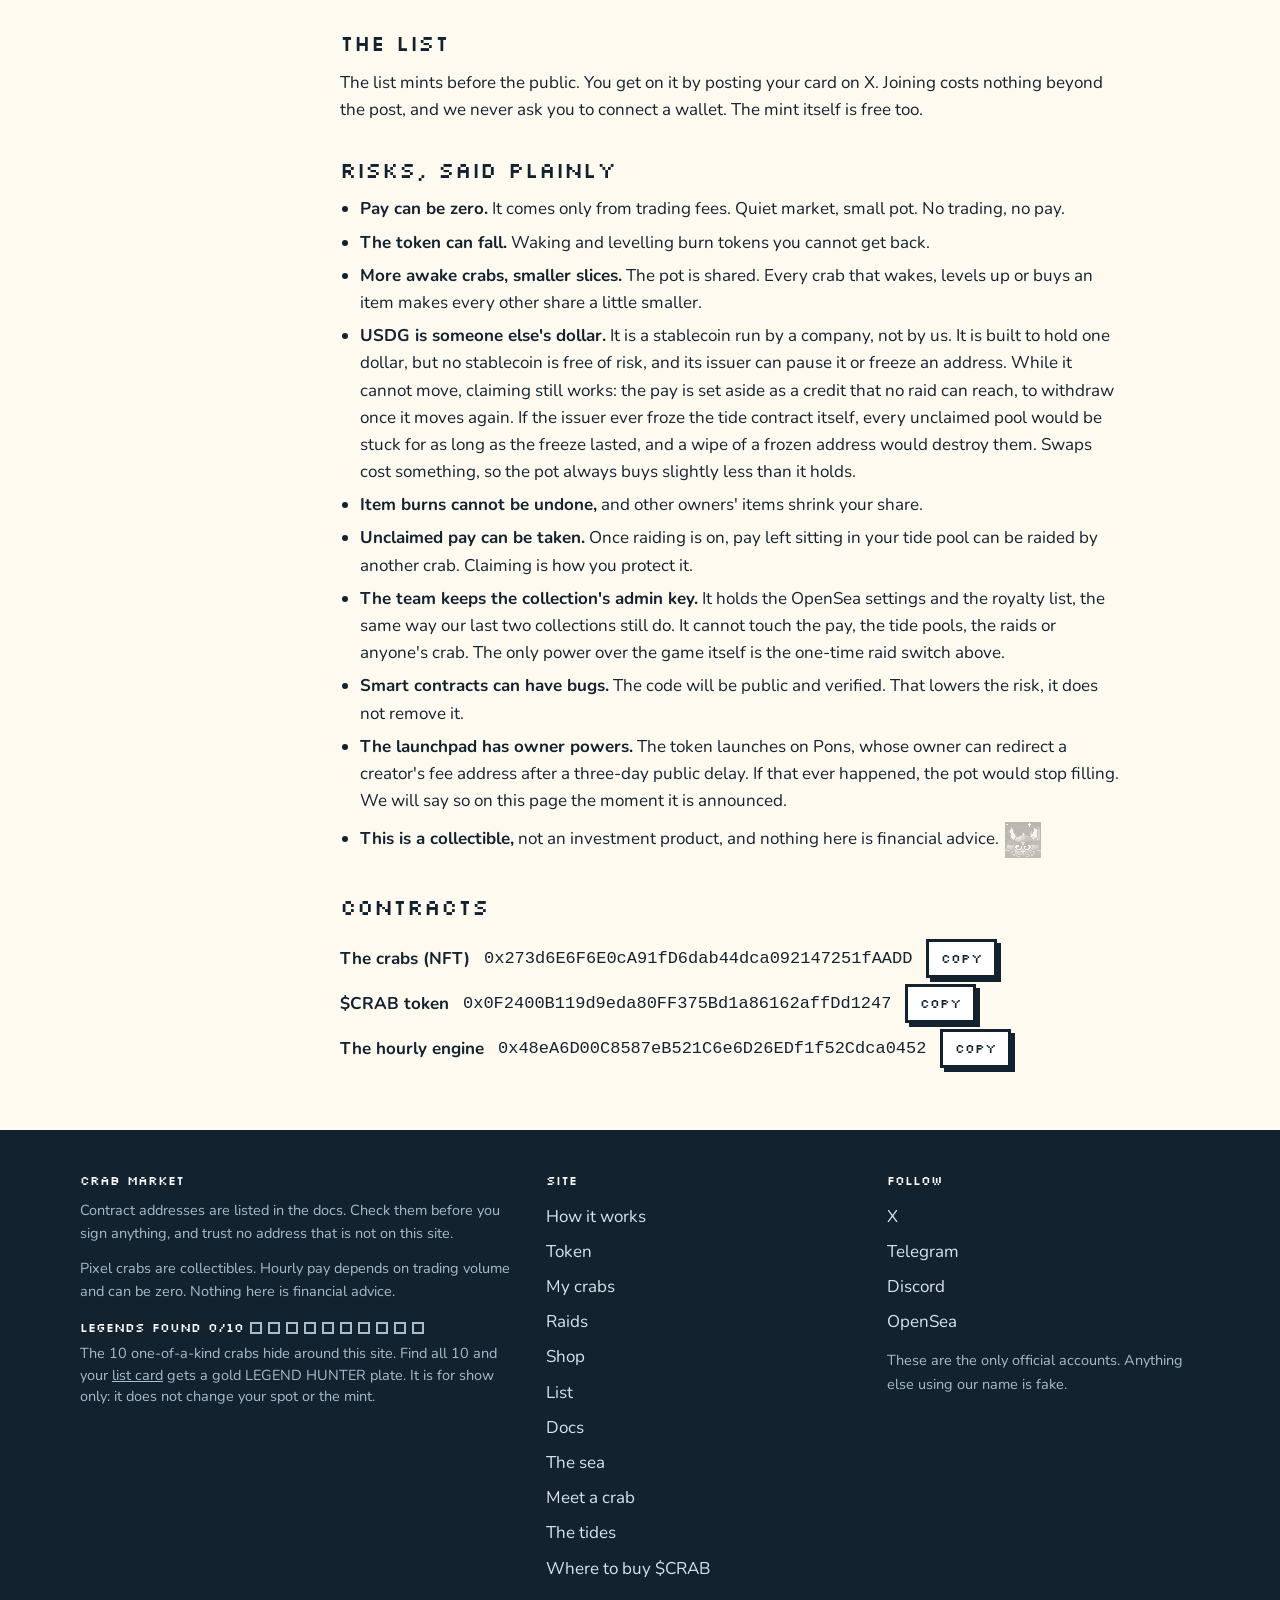
<file: docs/index.html>
<!doctype html>
<html lang="en">
<head>
<meta charset="utf-8">
<meta name="viewport" content="width=device-width, initial-scale=1">
<title>Docs | Crab Market</title>
<meta name="description" content="How the crabs, the shells, the islands and the hourly pay work, in plain words.">
<link rel="canonical" href="https://crabmarket.io/docs/">
<meta property="og:url" content="https://crabmarket.io/docs/">
<meta property="og:type" content="website">
<meta property="og:title" content="Docs | Crab Market">
<meta property="og:description" content="How the crabs, the shells, the islands and the hourly pay work, in plain words.">
<meta property="og:image" content="https://crabmarket.io/img/og.png">
<meta name="twitter:card" content="summary_large_image">
<meta name="theme-color" content="#fffaf0">
<link rel="icon" href="/img/favicon.png" type="image/png">
<link rel="preconnect" href="https://fonts.googleapis.com">
<link rel="preconnect" href="https://fonts.gstatic.com" crossorigin>
<link href="https://fonts.googleapis.com/css2?family=Nunito:wght@400;600;700;800&family=Silkscreen&display=swap" rel="stylesheet">
<link rel="stylesheet" href="/css/site.css?v=1790445814">
</head>
<body>
<header id="top"></header>
<main>
<section class="band" style="padding-block:clamp(32px,5vw,56px)">
  <div class="wrap">
    <div class="head"><span class="eyebrow">Docs</span><h1 class="pix" style="font-size:clamp(28px,4.4vw,46px);line-height:1.1">How it all works.</h1><p class="lede">Plain words, no promises. Where a number has not been fixed yet, this page says so.</p><p class="banner" id="design">This page describes the design. Nothing is deployed yet. Last updated 19 September 2026.</p></div>
    <div class="doc">
      <details class="onpage" id="onpage" open><summary>On this page</summary><nav aria-label="On this page"><a href="#what">What it is</a><a href="#mint">The mint</a><a href="#token">The token</a><a href="#wake">Waking and levels</a><a href="#items">Island items</a><a href="#pools">The tide pools</a><a href="#tide">The hourly tide</a><a href="#island">Islands</a><a href="#art">The art</a><a href="#team">What the team earns</a><a href="#list">The list</a><a href="#risks">Risks</a><a href="#contracts">Contracts</a></nav></details>
      <article>
        <section id="what"><h2>What it is</h2><p><b data-cfg="name">Crab Market</b> is a collection of <span data-cfg="collection.supply">2,222</span> pixel hermit crabs on <span data-cfg="collection.chainName">Robinhood Chain</span>, and a token, <span data-cfg="token.symbol">$CRAB</span>.</p><p>People trade the token. A share of the trading fees fills a pot. Once an hour the pot buys <span data-cfg="payouts.assets">USDG (digital dollars)</span> and credits each awake crab's tide pool. That is the whole machine.</p><p>It is run by a small anonymous team. You should judge it by the code and the addresses, which will all be public, not by who we say we are.</p></section>
        <section id="mint"><h2>The mint</h2><ul><li>Price: <b data-cfg="collection.mintPrice">free</b>, plus the network fee.</li><li>Supply: <b data-cfg="collection.supply">2,222</b>, including <span data-cfg="collection.legendaries">10</span> one-of-a-kind legends.</li><li>The list mints first. <a href="/list/">Get on it here.</a></li><li>At most <b data-cfg="collection.perWallet">2</b> crabs per wallet in total, whichever round you mint in.</li><li>The team mints <span data-cfg="collection.teamMint">50</span> crabs to its own treasury before the public round, for giveaways and partners, in a round of its own that closes before the list round opens: they take the first numbers, so no legend is among them. Woken, they are paid like any other crab.</li><li>Minting ends when the collection sells out or <span data-cfg="collection.sealHours">24</span> hours after the public round opens, whichever comes first. After that the supply is fixed at whatever was minted, forever.</li><li id="mintWhen">The date is not set yet. It will be announced here and on <a id="xLink" href="https://x.com/crabmarketio" rel="noopener" target="_blank">our X account</a>, and nowhere else first.</li></ul><p id="revealLine">You see your crab the moment you mint it. Every picture is published before the mint opens, in token order, at an address the contract locks, and there is no shuffle afterwards: token 1 is picture 1, forever. That also means the whole collection, legends included, is public before the mint, so anyone can see which numbers the legends are and try to time their mint for them. We chose the simplest reveal knowing that, and we would rather say so here than pretend the order is a secret. The ten legends sit at ten fixed numbers spread through the public mint, one in each tenth of it and never among the team's crabs: <span id="legendNumbers"></span>. A mint is sequential, so a legend goes to whoever happens to mint its number; if the mint seals before a number is reached, that legend is never minted.</p></section>
        <section id="token"><h2>The token</h2><p><span data-cfg="token.symbol">$CRAB</span> is for using. It does three jobs:</p><ul><li>You burn it to wake a crab.</li><li>You burn more of it for each shell level.</li><li>Every trade of it pays a small fee, and a fixed share of that fee fills the hourly pot.</li></ul><p>Holding <span data-cfg="token.symbol">$CRAB</span> pays nothing. Only awake crabs get paid.</p><p id="tokOrder">It will launch on <span data-cfg="token.launchpad">Pons</span>, on <span data-cfg="collection.chainName">Robinhood Chain</span>, after the mint. It does not exist today, so anything sold under that name now is fake.</p><p id="presale" hidden>There is no presale and no private round. The team makes one opening buy on the open market when the token launches, like any other buyer. <span id="firstBuy">Its size and the wallet will be published here before launch.</span></p><p><a href="/token/#sim">Try the pay simulator</a> · <a href="/token/#ready">Get ready for launch day</a> · <a href="/token/#buy">Where to buy</a></p></section>
        <section id="wake"><h2>Waking and levels</h2><p>A new crab is asleep beside its empty shell, and a sleeping crab earns nothing. To wake it you burn <span data-cfg="token.symbol">$CRAB</span>. Burned tokens are destroyed for good.</p><p>After that there are <span data-cfg="token.levels">5</span> shell levels. Each level costs a bigger burn and gives the crab a bigger share of every hourly pot. The level shows on this site: it grows the crab's island and its share, and it is what the shop and the tide pools read.</p><div class="scroll"><table id="ladder"><thead><tr><th>Level</th><th>Burn</th><th>Share weight</th></tr></thead><tbody></tbody></table></div><p>If you sell or transfer a crab it goes back to sleep, and the new owner has to wake it again. <span id="keptLine">Whether the shell level survives a sale is not decided yet, and this page will say so before launch.</span> The <span data-cfg="token.symbol">$CRAB</span> you burned never comes back, whether you keep the crab or sell it. What the crab already earned settles to you when you sell.</p><p>The level does not change the NFT itself. The picture and the traits a marketplace shows are fixed at the mint and never change, so an OpenSea listing looks the same at level 5 as at level 0. To see a crab's level, its items and its pool before you buy one, look it up here. <span id="legendLine"></span></p></section>
        <section id="items"><h2>Island items</h2><p>An awake crab can buy items for its island: a hot tub, a jukebox, a water slide, a helipad. You pay by burning <span data-cfg="token.symbol">$CRAB</span>, the same way you pay for levels, and each item adds a little to the crab's share weight. <a href="/shop/">See them all in the shop.</a></p><ul><li>The whole price is burned. Nothing from an item goes to the team.</li><li>A crab has one item slot per shell level, and can own one of each item.</li><li>All its items together can add at most <span data-cfg="items.capPct">100</span>% of its level weight. That limit will be fixed in the contract and nobody can raise it. A purchase that would pass it is refused, and levelling up raises it.</li><li>Items stay with the crab forever. If you sell the crab, they go with it, like its level. While the crab is asleep after a sale they stay on the island and count for nothing, until the new owner wakes it.</li><li>A few items are limited editions. When they are gone, they are gone.</li></ul><p><b>Items give your crab a bigger slice. They do not make the pot bigger.</b> When other crabs buy items, your slice gets smaller again.</p></section>
        <section id="tide"><h2>The hourly tide</h2><div class="scroll"><table><thead><tr><th>Step</th><th>What happens</th></tr></thead><tbody><tr><td>1</td><td id="dFee">A share of every <span data-cfg="token.symbol">$CRAB</span> trade is kept as a fee.</td></tr><tr><td>2</td><td id="dSplit">The fee is split between the hourly pot and the team. The split is fixed in the contract and anyone can read it.</td></tr><tr><td>3</td><td>Once an hour, the pot buys <span data-cfg="payouts.assets">USDG (digital dollars)</span> on the open market.</td></tr><tr><td>4</td><td>The pot is split by shell level. Each level has a share weight, and each awake crab's share drops into its tide pool.</td></tr></tbody></table></div><p>Anyone will be able to press the button that runs the hourly round, so it does not depend on the team being online. We will also run a bot that does it. "Hourly" is the target: if the bot is late, the round runs late and the pot simply carries over. A round whose purchase cannot fill (a thin market, or a paused dollar) carries over too, and a carried pot is shared by whoever is awake at the round that does fill. One round buys at most 50 ETH worth; a bigger pot is bought over several rounds.</p></section>
        <section id="pools"><h2>The tide pools</h2><p>Pay does not go straight to you. It collects in the tide pool on your crab's island, and it stays there until you claim it. While it is sitting there, any other awake crab can raid the pool and take <span data-cfg="raid.takePct">50</span>% of what is in it. <a href="/raids/">Watch it happen here.</a></p><ul><li>Claiming is the defence. Once the pay is out of the pool it cannot be touched. Only the sea fort, below, protects a pool that is left sitting.</li><li>Every raid burns <span data-cfg="raid.fee">10,000</span> <span data-cfg="token.symbol">$CRAB</span>. Nobody is paid that fee, so a small pool is never worth raiding.</li><li>The same pool can only be raided once every <span data-cfg="raid.cooldownHours">12</span> hours, and a pool holding less than <span data-cfg="raid.minPool">5</span> USDG cannot be raided at all.</li><li>You raid with a crab of your own and it must be awake. A sleeping crab can neither raid nor be raided.</li><li>Your crab, its shell level and its items can never be taken. Only unclaimed pay is at risk.</li><li>A few items guard you. The observatory, the golden anchor and the kraken each take points off any raid against your pool. Together they can take off at most <span data-cfg="raid.guardCapPct">25</span>, so a raid can never be reduced below <span id="dGuardFloor">25</span>% of the pool. They use an item slot like anything else, so guarding costs you a slot that could have earned more.</li><li>One item is different. The sea fort, of which only <span data-cfg="items.immuneLimit">10</span> will ever exist, makes a crab impossible to raid at all rather than shaving points off. It is the only immunity in the game, it costs a slot like anything else, and it goes with the crab if the crab is sold.</li></ul><p id="raidState">Raiding is not switched on at launch. It starts <span data-cfg="raid.startsText">a couple of days after launch</span>, once the hourly rounds have run cleanly. Turning it on is a single call that the team can make once, and it can never be turned back off. That call cannot move anyone's money, and it is the only power the team has over this game.</p></section>
        <section id="island"><h2>Islands</h2><p>Each crab has an island that is built from the crab's own number, so no two are alike and yours never changes shape on you. A sleeping crab's island is grey. Waking it brings the colour back, and each level adds land and builds something: a sandcastle, an umbrella, a palm and a hut, a dock with a boat, and at the top a lighthouse and a sand palace. If you own several crabs, your page shows all their islands in one sea.</p><p><a href="/meet/">Try the playground</a> to see how it looks.</p></section>
        <section id="art"><h2>The art</h2><p>Every crab is 32 by 32 pixels, drawn from layers: <span data-cfg="collection.shells">33</span> shells, body colours, eyes, mouths, claws, markings, accessories and backdrops. The finished picture and description of every crab are published on IPFS, addressed by their content, and the contract locks that address before the first mint: no key, ours included, can move it afterwards. We pin the files on more than one service, and because the address is the content, anyone who keeps a copy keeps every crab reachable. The picture is fixed forever: it does not change with the level or the items.</p><p>The generator throws away any crab that looks too much like one that already exists, so there are no near-twins in the collection. <span data-hunt="docs"></span></p></section>
        <section id="team"><h2>What the team earns</h2><ul><li id="teamFee">The part of the trading fee that does not go to the hourly pot. The exact split will be published here before launch.</li><li>The mint: up to <span data-cfg="collection.supply">2,222</span> crabs, <span data-cfg="collection.mintPrice">free</span> to mint, and the <span data-cfg="collection.teamMint">50</span> team crabs.</li><li id="royalty">Whether resales carry a royalty is not decided yet. It will be stated here before the mint.</li></ul><p>That is all of it. <span data-cfg="token.launchpad">Pons</span> also keeps its own protocol cut of every trade, which never reaches us or the pot.</p></section>
        <section id="list"><h2>The list</h2><p>The list mints before the public. You get on it by posting your card on X. Joining costs nothing beyond the post, and we never ask you to connect a wallet. The mint itself is <span data-cfg="collection.mintPrice">free</span> too. <a href="/list/" data-listonly>Make your card.</a></p></section>
        <section id="risks"><h2>Risks, said plainly</h2><ul><li><b>Pay can be zero.</b> It comes only from trading fees. Quiet market, small pot. No trading, no pay.</li><li><b>The token can fall.</b> Waking and levelling burn tokens you cannot get back.</li><li><b>More awake crabs, smaller slices.</b> The pot is shared. Every crab that wakes, levels up or buys an item makes every other share a little smaller.</li><li><b>USDG is someone else's dollar.</b> It is a stablecoin run by a company, not by us. It is built to hold one dollar, but no stablecoin is free of risk, and its issuer can pause it or freeze an address. While it cannot move, claiming still works: the pay is set aside as a credit that no raid can reach, to withdraw once it moves again. If the issuer ever froze the tide contract itself, every unclaimed pool would be stuck for as long as the freeze lasted, and a wipe of a frozen address would destroy them. Swaps cost something, so the pot always buys slightly less than it holds.</li><li><b>Item burns cannot be undone,</b> and other owners' items shrink your share.</li><li><b>Unclaimed pay can be taken.</b> Once raiding is on, pay left sitting in your tide pool can be raided by another crab. Claiming is how you protect it.</li><li><b>The team keeps the collection's admin key.</b> It holds the OpenSea settings and the royalty list, the same way our last two collections still do. It cannot touch the pay, the tide pools, the raids or anyone's crab. The only power over the game itself is the one-time raid switch above.</li><li><b>Smart contracts can have bugs.</b> The code will be public and verified. That lowers the risk, it does not remove it.</li><li><b>The launchpad has owner powers.</b> The token launches on <span data-cfg="token.launchpad">Pons</span>, whose owner can redirect a creator's fee address after a <span data-cfg="token.ownerRedirectDelay">three-day</span> public delay. If that ever happened, the pot would stop filling. We will say so on this page the moment it is announced.</li><li><b>This is a collectible,</b> not an investment product, and nothing here is financial advice. <span data-hunt="docs2"></span></li></ul></section>
        <section id="contracts"><h2>Contracts</h2><p id="addr">Nothing is deployed yet. When it is, every address will be listed here, verified on the explorer, and nowhere else first. Until then, any contract using our name is fake.</p></section>
      </article>
    </div>
  </div>
</section>
</main>
<a class="btn sm totop" id="totop" href="#top" hidden>Top</a>
<footer id="foot"></footer>
<script src="/config.js?v=1790445814"></script>
<script src="/js/art/engine.js?v=1790445814"></script>
<script src="/js/art/crab.js?v=1790445814"></script>
<script src="/js/art/world.js?v=1790445814"></script>
<script src="/js/ui.js?v=1790445814"></script>
<script>SH.mount();(function(){const d=document.getElementById('onpage'),small=matchMedia('(max-width:860px)');const set=()=>{d.open=!small.matches;};set();small.addEventListener('change',set);d.addEventListener('click',(e)=>{if(small.matches&&e.target.tagName==='A')d.open=false;});const t=document.getElementById('totop');addEventListener('scroll',()=>{t.hidden=scrollY<900;},{passive:true});})();(function(){const C=SH.C,T=C.token,$=(i)=>document.getElementById(i);
// the exact fee, and its split, are deliberately not published: the page keeps its plain-language line above.
{const tb=$('ladder').tBodies[0],cost=[T.wakeCost].concat(T.levelCosts||[]),wt=T.levelWeights||[],cell=(v,unit)=>v?v+unit:'set before launch';for(let i=0;i<T.levels;i++)tb.append(SH.el('tr',{},[SH.el('td',{text:(i?'Level '+(i+1)+' (extra burn)':'Level 1 (waking)')}),SH.el('td',{text:cell(cost[i],' '+T.symbol)}),SH.el('td',{text:cell(wt[i],'')})]));}
if(T.levelKeptOnSale==='yes')$('keptLine').textContent='It keeps its shell level, so the new owner only pays the wake again.';
if(T.levelKeptOnSale==='no')$('keptLine').textContent='It also drops back to level 0, so levels do not survive a sale.';
if(C.raid&&C.raid.takePct)document.getElementById('dGuardFloor').textContent=String(C.raid.takePct-(C.raid.guardCapPct||0));
if(C.collection.legendIds)$('legendNumbers').textContent=C.collection.legendIds.join(', ');
if(T.legendBonus)$('legendLine').textContent='The '+C.collection.legendaries+' legends earn '+T.legendBonus+' on top of whatever level they are.';
if(T.noPresale)$('presale').hidden=false;if(T.teamFirstBuy)$('firstBuy').textContent='That buy is '+T.teamFirstBuy+', and the wallet will be listed under Contracts.';
if(C.collection.royaltyPct==='0')$('royalty').textContent='No royalty on resales.';else if(/-/.test(C.collection.royaltyPct)){const r=C.collection.royaltyPct.split('-');$('royalty').textContent='A royalty of between '+r[0]+'% and '+r[1]+'% on resales, enforced by the contract. The exact number is fixed before the mint.';}else if(C.collection.royaltyPct)$('royalty').textContent='A '+C.collection.royaltyPct+'% royalty on resales, enforced by the contract.';
if(Object.values(C.contracts).some(Boolean))$('design').textContent='Contract addresses are at the bottom of this page. Check them before you sign anything.';
{const w=$('mintWhen'),st=SH.stage();
if(st==='mintShut'||SH.isOpen().token)w.textContent='The mint has closed. The supply is fixed at what was minted, and the only way to get a crab now is to buy one from another holder.';
else if(SH.isOpen().mint){w.textContent='';w.append('The mint is open'+(SH.mintAt()?', since '+SH.mintWhen():'')+'. '+SH.roundLine()+' ');const a=document.createElement('a');a.href=C.mint.url;a.target='_blank';a.rel='noopener';a.textContent='Mint a crab';w.append(a,'.');}
else if(SH.mintDue())w.textContent='The mint opens any minute now. The link appears on this site first.';
else if(SH.mintAt())w.textContent='The mint opens '+SH.mintWhen()+' for wallets on the list'+(SH.publicHour()?', and at '+SH.publicHour()+' for everyone':'')+'.';}
const A=Object.entries(C.contracts).filter(([,v])=>v);if(A.length){$('addr').innerHTML='';const N={crabs:'The crabs (NFT)',token:T.symbol+' token',engine:'The hourly engine',vault:'The pot'};A.forEach(([k,v])=>$('addr').append(SH.el('div',{class:'row',style:'margin:6px 0'},[SH.el('b',{text:N[k]||k}),SH.el('code',{text:v,style:'overflow-wrap:anywhere'}),SH.el('button',{class:'btn sm',type:'button',text:'Copy',onclick:(e)=>navigator.clipboard.writeText(v).then(()=>{e.target.textContent='Copied';})})])));}})();</script>
<script src="/js/hunt.js?v=1790445814"></script>
</body>
</html>
</file>
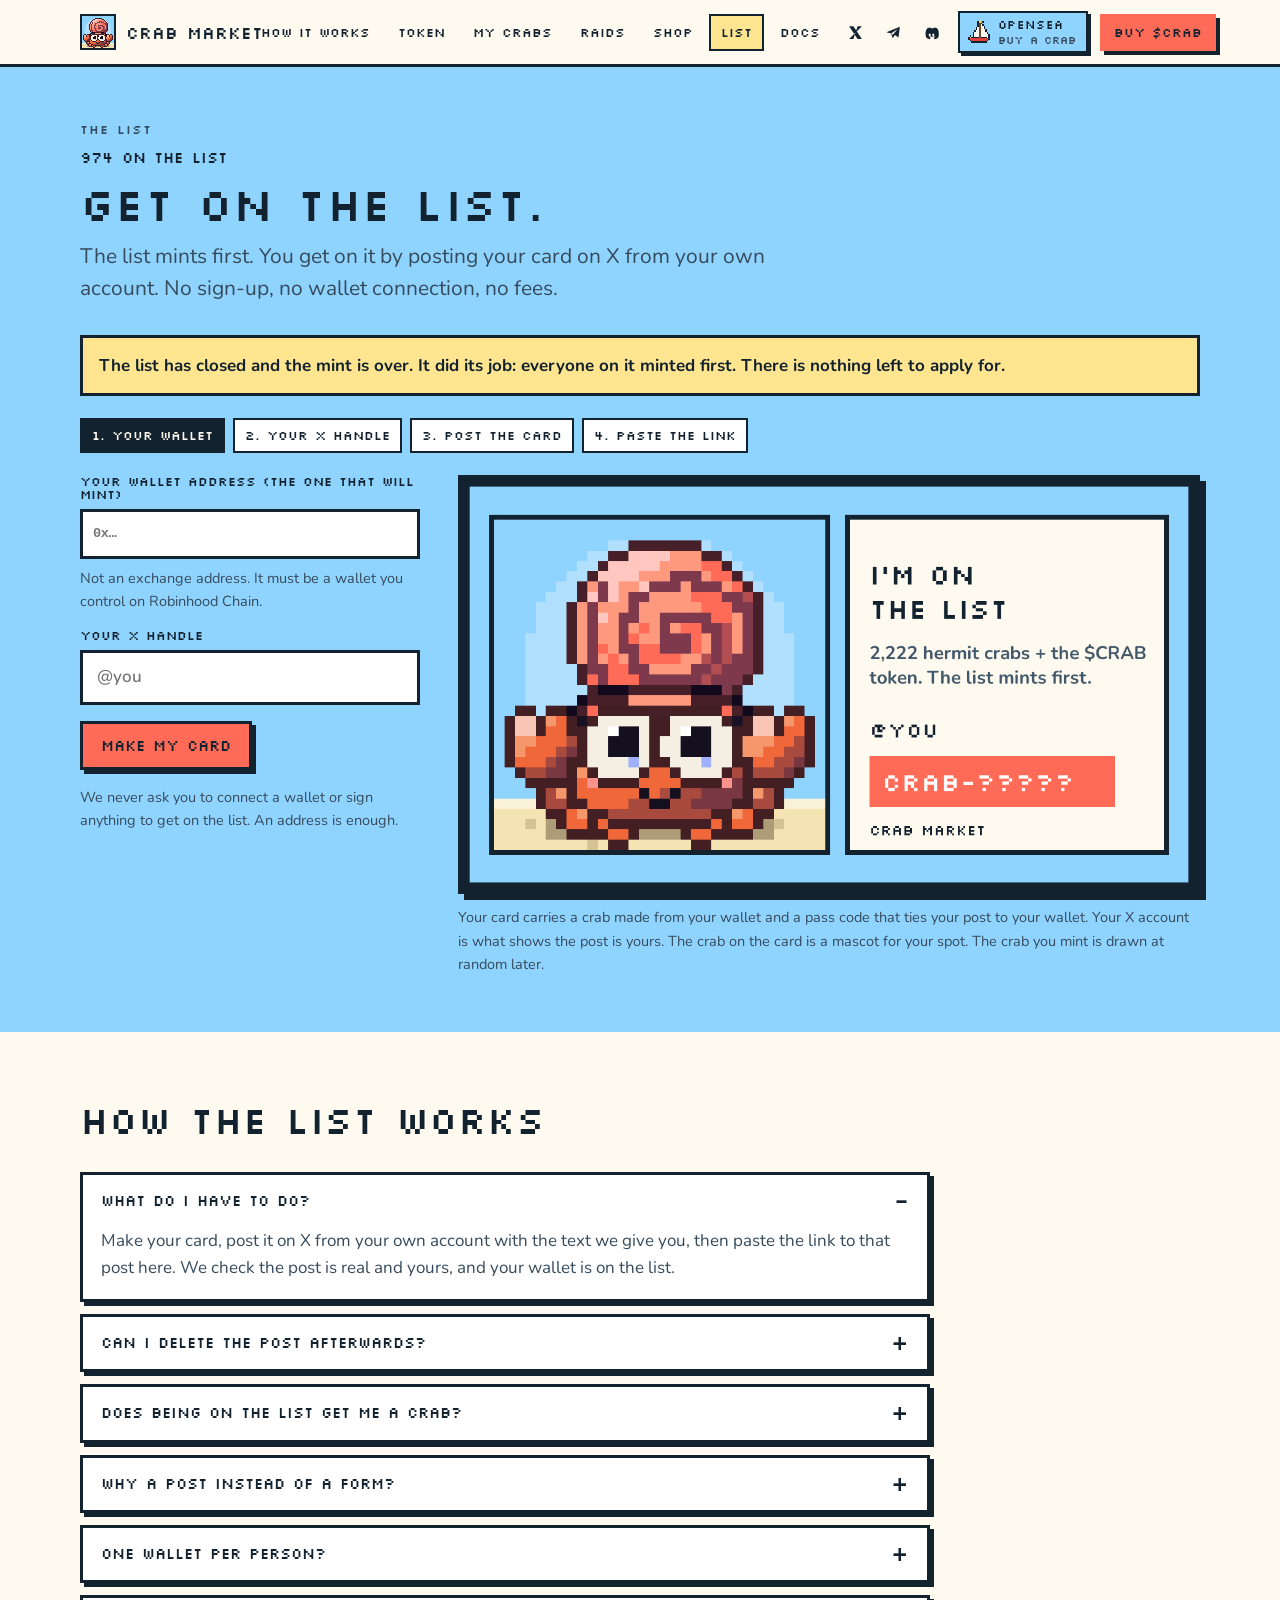
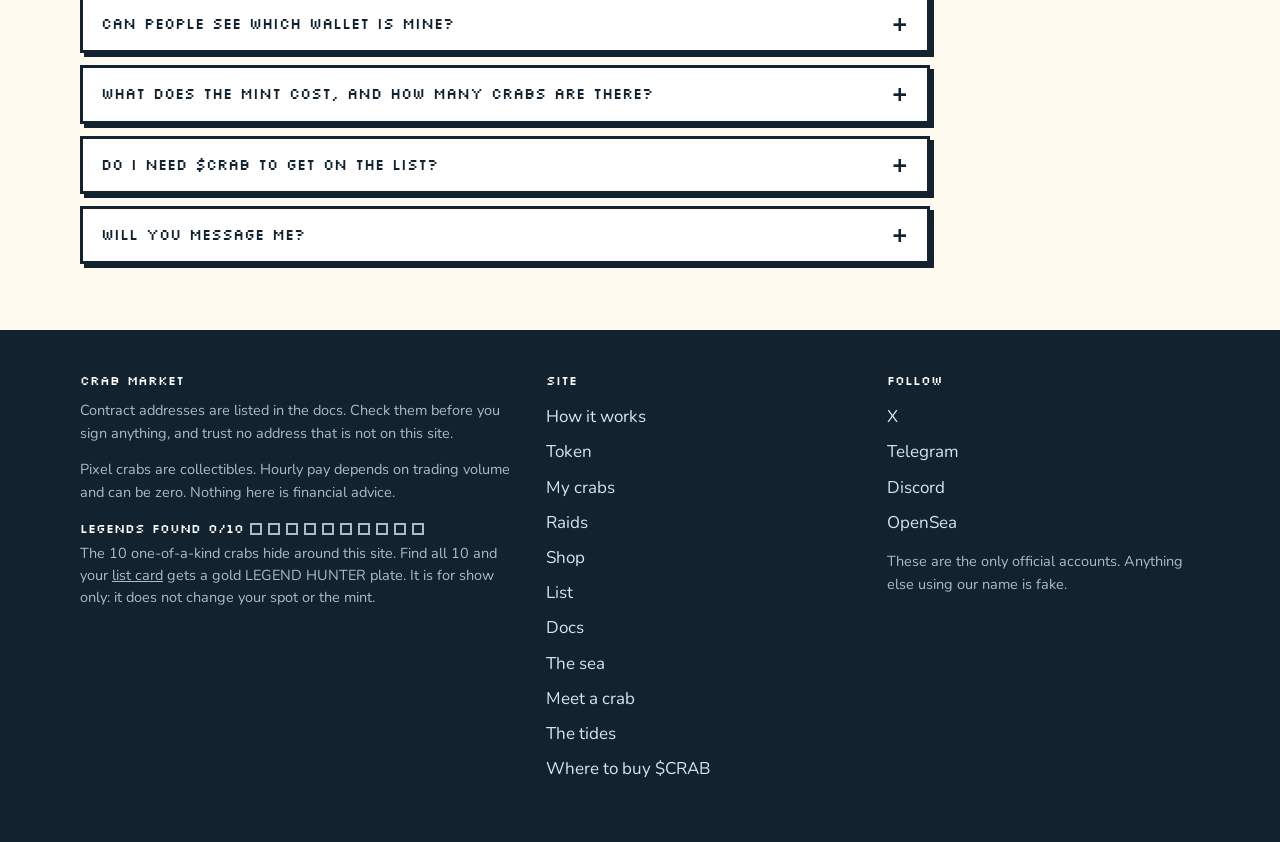
<file: list/index.html>
<!doctype html>
<html lang="en">
<head>
<meta charset="utf-8">
<meta name="viewport" content="width=device-width, initial-scale=1">
<title>Get on the list | Crab Market</title>
<meta name="description" content="The list mints first. Post your card on X and your wallet is on it.">
<link rel="canonical" href="https://crabmarket.io/list/">
<meta property="og:url" content="https://crabmarket.io/list/">
<meta property="og:type" content="website">
<meta property="og:title" content="Get on the list | Crab Market">
<meta property="og:description" content="The list mints first. Post your card on X and your wallet is on it.">
<meta property="og:image" content="https://crabmarket.io/img/og-list.png">
<meta name="twitter:card" content="summary_large_image">
<meta name="theme-color" content="#fffaf0">
<link rel="icon" href="/img/favicon.png" type="image/png">
<link rel="preconnect" href="https://fonts.googleapis.com">
<link rel="preconnect" href="https://fonts.gstatic.com" crossorigin>
<link href="https://fonts.googleapis.com/css2?family=Nunito:wght@400;600;700;800&family=Silkscreen&display=swap" rel="stylesheet">
<link rel="stylesheet" href="/css/site.css?v=1790445814">
</head>
<body>
<header id="top"></header>
<main>
<section class="band sky" style="padding-block:clamp(32px,5vw,56px)">
  <div class="wrap">
    <div class="head"><span class="eyebrow">The list</span><span class="pix small" id="listCount" hidden></span><h1 class="pix" style="font-size:clamp(28px,4.4vw,46px);line-height:1.1">Get on the list.</h1><p class="lede">The list mints first. You get on it by posting your card on X from your own account. No sign-up, no wallet connection, no fees.</p></div>
    <p class="banner" id="state" role="status" data-default="1">The list is not open yet. It opens on <a href="https://x.com/crabmarketio" rel="noopener" target="_blank">our X account</a> first. You can already make your card below and see what you will post.</p>
    <ol class="steps" id="steps" aria-label="Steps" style="margin-top:22px"><li>Your wallet</li><li>Your X handle</li><li>Post the card</li><li>Paste the link</li></ol>
    <div class="meet" style="margin-top:22px">
      <form id="form" style="display:grid;gap:16px" autocomplete="off">
        <div class="field"><label for="wallet">Your wallet address (the one that will mint)</label><input id="wallet" class="addr" type="text" placeholder="0x…" spellcheck="false" inputmode="latin" maxlength="42"><p class="small dim" style="margin:0">Not an exchange address. It must be a wallet you control on <span data-cfg="collection.chainName">Robinhood Chain</span>.</p><p class="echo" id="echo" hidden></p></div>
        <div class="field"><label for="handle">Your X handle</label><input id="handle" type="text" placeholder="@you" spellcheck="false" maxlength="16"></div>
        <div class="row"><button class="btn go" type="submit" id="make">Make my card</button></div>
        <p class="small dim" id="msg" role="status">We never ask you to connect a wallet or sign anything to get on the list. An address is enough.</p>
        <div id="after" hidden style="display:grid;gap:16px">
          <div class="posttext"><span class="eyebrow">Step 3: post it, in this order</span>
            <ol class="poststeps">
              <li><b>Copy your card</b>, open a new post on X, and paste it. <span class="dim">Your post has no picture without it, and the card is the whole point.</span><div class="row" style="margin-top:8px"><button class="btn go sm" type="button" id="sharecard" hidden>Send the card to X</button><button class="btn go sm" type="button" id="copycard">Copy the card</button><button class="btn sm" type="button" id="save" hidden>Save it instead</button></div></li>
              <li><b>Copy the text</b> and paste it into the same post, then send it.<pre id="posttext"></pre><div class="row"><button class="btn sm" type="button" id="copytext">Copy the text</button></div></li>
            </ol>
            <p class="note" style="margin:14px 0 0"><b>Post from the X account you typed above, and leave the post up.</b> We check every post again before the mint, and a deleted post loses the spot.</p></div>
          <div class="field"><label for="posturl">Step 4: paste the link to your post</label><input id="posturl" type="url" placeholder="https://x.com/you/status/…" disabled autocomplete="off" spellcheck="false">
            <div class="row" style="margin-top:10px"><button class="btn go" type="button" id="send" hidden>Put me on the list</button><button class="btn sm" type="button" id="already" hidden>Already applied?</button></div>
            <p class="small dim" id="postnote" style="margin:0">This opens when the list opens.</p></div>
          <p class="banner ok" id="done" hidden role="status"></p>
        </div>
      </form>
      <div style="display:grid;gap:12px"><canvas id="card" class="sharecard" width="1200" height="675" role="img" aria-label="Your list card"></canvas><p class="small dim">Your card carries a crab made from your wallet and a pass code that ties your post to your wallet. Your X account is what shows the post is yours. The crab on the card is a mascot for your spot. The crab you mint is drawn at random later.</p></div>
    </div>
  </div>
</section>
<section class="beach beachq" data-queue data-tags data-check="queue" aria-label="The line for the list">
  <div class="mc-tag mc-left"><b class="q-label"></b><span class="q-sub"></span></div>
  <canvas class="px" aria-hidden="true"></canvas>
  <div class="mc-tag mc-right q-right"><b class="q-mint"></b><span class="q-when"></span></div>
  <p class="vh"></p>
</section>
<section class="band"><div class="wrap"><div class="head"><h2>How the list works</h2></div><div class="faq">
<details open><summary>What do I have to do?</summary><div><p>Make your card, post it on X from your own account with the text we give you, then paste the link to that post here. We check the post is real and yours, and your wallet is on the list.</p></div></details>
<details><summary>Can I delete the post afterwards?</summary><div><p>You can, but you lose your spot. We check every post again before the mint, and anything that has been deleted or hidden comes off the list. The post is the whole price of getting on it, so it has to still be there when the list closes.</p></div></details>
<details><summary>Does being on the list get me a crab?</summary><div><p>It gets you the first round. The list mints before the public, and the public round opens at <span data-when="public">17:00 UTC</span>. The limit is <span data-cfg="collection.perWallet">2</span> crabs per wallet in total, whichever round you mint in. More wallets are on the list than there are crabs, so nobody is promised one: be there when it opens.</p></div></details>
<details><summary>Why a post instead of a form?</summary><div><p>Forms get filled by bots in minutes. A post from a real account is much harder to fake, and it tells your friends about the crabs.</p></div></details>
<details><summary>One wallet per person?</summary><div><p>One wallet per X account. Accounts that were made yesterday to farm spots get removed by hand before the mint.</p></div></details>
<details><summary>Can people see which wallet is mine?</summary><div><p>Yes. The code on your card is made from your wallet address, so the post links your X account to that wallet for anyone who checks. Use a wallet you are happy to have linked to your X account. <span data-hunt="list"></span></p></div></details>
<details><summary>What does the mint cost, and how many crabs are there?</summary><div><p><span data-cfg="collection.supply">2,222</span> crabs, <span data-cfg="collection.mintPrice">free</span> to mint, on <span data-cfg="collection.chainName">Robinhood Chain</span>.</p></div></details>
<details><summary><span>Do I need <span data-cfg="token.symbol">$CRAB</span> to get on the list?</span></summary><div><p>No. <span data-cfg="token.symbol">$CRAB</span> does not exist yet. It launches after the mint, and you only need it then, to wake your crab and level its shell. <a href="/token/">How the token works.</a> <a href="/token/#ready">How to spot the real one on launch day.</a></p></div></details>
<details><summary>Will you message me?</summary><div><p>No, never. We do not send direct messages, and we never ask for a seed phrase, a signature or a payment to be on the list. Anyone who does is not us.</p></div></details>
</div></div></section>
</main>
<footer id="foot"></footer>
<script src="/config.js?v=1790445814"></script>
<script src="/js/art/engine.js?v=1790445814"></script>
<script src="/js/art/crab.js?v=1790445814"></script>
<script src="/js/art/world.js?v=1790445814"></script>
<script src="/js/ui.js?v=1790445814"></script>
<script src="/js/beach.js?v=1790445814"></script>
<script src="/js/queue.js?v=1790445814"></script>
<script src="/js/list.js?v=1790445814"></script>
<script src="/js/hunt.js?v=1790445814"></script>
</body>
</html>
</file>
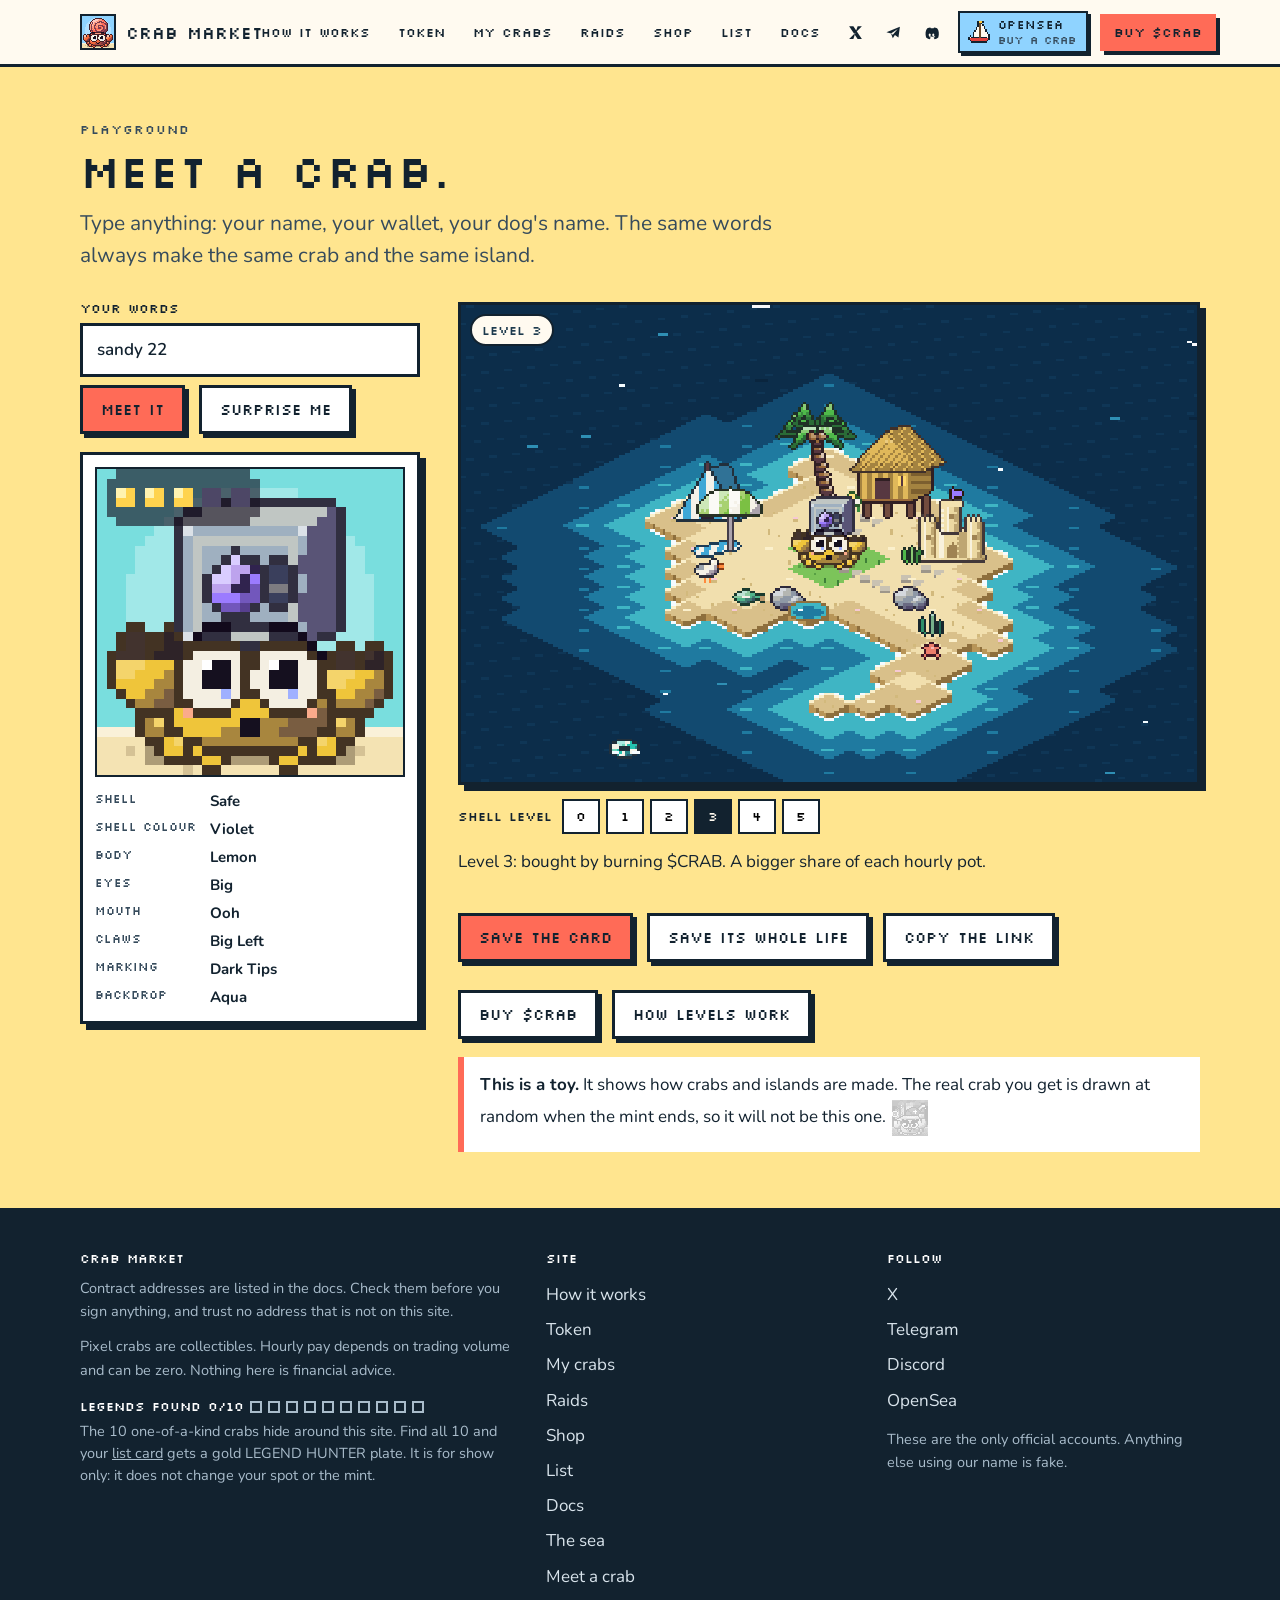
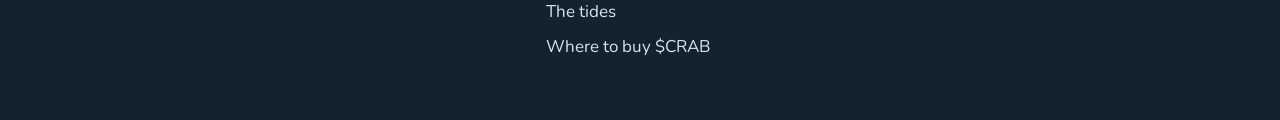
<file: meet/index.html>
<!doctype html>
<html lang="en">
<head>
<meta charset="utf-8">
<meta name="viewport" content="width=device-width, initial-scale=1">
<title>Meet a crab | Crab Market</title>
<meta name="description" content="Type anything, a name or a wallet, and meet the crab and the island it makes. Level it up and save the card.">
<link rel="canonical" href="https://crabmarket.io/meet/">
<meta property="og:url" content="https://crabmarket.io/meet/">
<meta property="og:type" content="website">
<meta property="og:title" content="Meet a crab | Crab Market">
<meta property="og:description" content="Type anything, a name or a wallet, and meet the crab and the island it makes. Level it up and save the card.">
<meta property="og:image" content="https://crabmarket.io/img/og-meet.png">
<meta name="twitter:card" content="summary_large_image">
<meta name="theme-color" content="#fffaf0">
<link rel="icon" href="/img/favicon.png" type="image/png">
<link rel="preconnect" href="https://fonts.googleapis.com">
<link rel="preconnect" href="https://fonts.gstatic.com" crossorigin>
<link href="https://fonts.googleapis.com/css2?family=Nunito:wght@400;600;700;800&family=Silkscreen&display=swap" rel="stylesheet">
<link rel="stylesheet" href="/css/site.css?v=1790445814">
</head>
<body>
<header id="top"></header>
<main>
<section class="band butter" style="padding-block:clamp(32px,5vw,56px)">
  <div class="wrap">
    <div class="head"><span class="eyebrow">Playground</span><h1 class="pix" style="font-size:clamp(28px,4.4vw,46px);line-height:1.1">Meet a crab.</h1><p class="lede">Type anything: your name, your wallet, your dog's name. The same words always make the same crab and the same island.</p></div>
    <div class="meet">
      <div style="display:grid;gap:18px">
        <form class="field" id="form" autocomplete="off">
          <label for="seed">Your words</label>
          <input id="seed" name="seed" type="text" maxlength="64" placeholder="type anything" spellcheck="false">
          <div class="row"><button class="btn go" type="submit">Meet it</button><button class="btn" type="button" id="dice">Surprise me</button></div>
        </form>
        <div class="idcard">
          <canvas class="px" id="nft" width="32" height="32" role="img" aria-label="Your crab"></canvas>
          <dl class="traits" id="traits"></dl>
        </div>
      </div>
      <div class="stage" style="display:grid;gap:14px">
        <div style="position:relative"><span class="tag" id="tag">Level 3</span><div class="frame"><canvas class="px" id="sea" role="img" aria-label="The island this crab would live on"></canvas></div></div>
        <div class="lv" id="lv" role="group" aria-label="Shell level" style="margin-top:0"><span class="lab">Shell level</span></div>
        <p class="lvsay" id="lvsay"></p>
        <div class="row"><button class="btn go" type="button" id="save">Save the card</button><button class="btn" type="button" id="evo">Save its whole life</button><button class="btn" type="button" id="copy">Copy the link</button></div>
        <p class="small dim" id="msg" role="status"></p>
        <div class="row"><a class="btn" href="/list/" data-cta>Get on the list</a><a class="btn" href="/token/#ladder">How levels work</a></div>
        <p class="note" style="margin-top:4px"><b>This is a toy.</b> It shows how crabs and islands are made. The real crab you get is drawn at random when the mint ends, so it will not be this one. <span data-hunt="meet"></span></p>
      </div>
    </div>
  </div>
</section>
</main>
<footer id="foot"></footer>
<script src="/config.js?v=1790445814"></script>
<script src="/js/art/engine.js?v=1790445814"></script>
<script src="/js/art/crab.js?v=1790445814"></script>
<script src="/js/art/world.js?v=1790445814"></script>
<script src="/js/ui.js?v=1790445814"></script>
<script src="/js/meet.js?v=1790445814"></script>
<script src="/js/hunt.js?v=1790445814"></script>
</body>
</html>
</file>
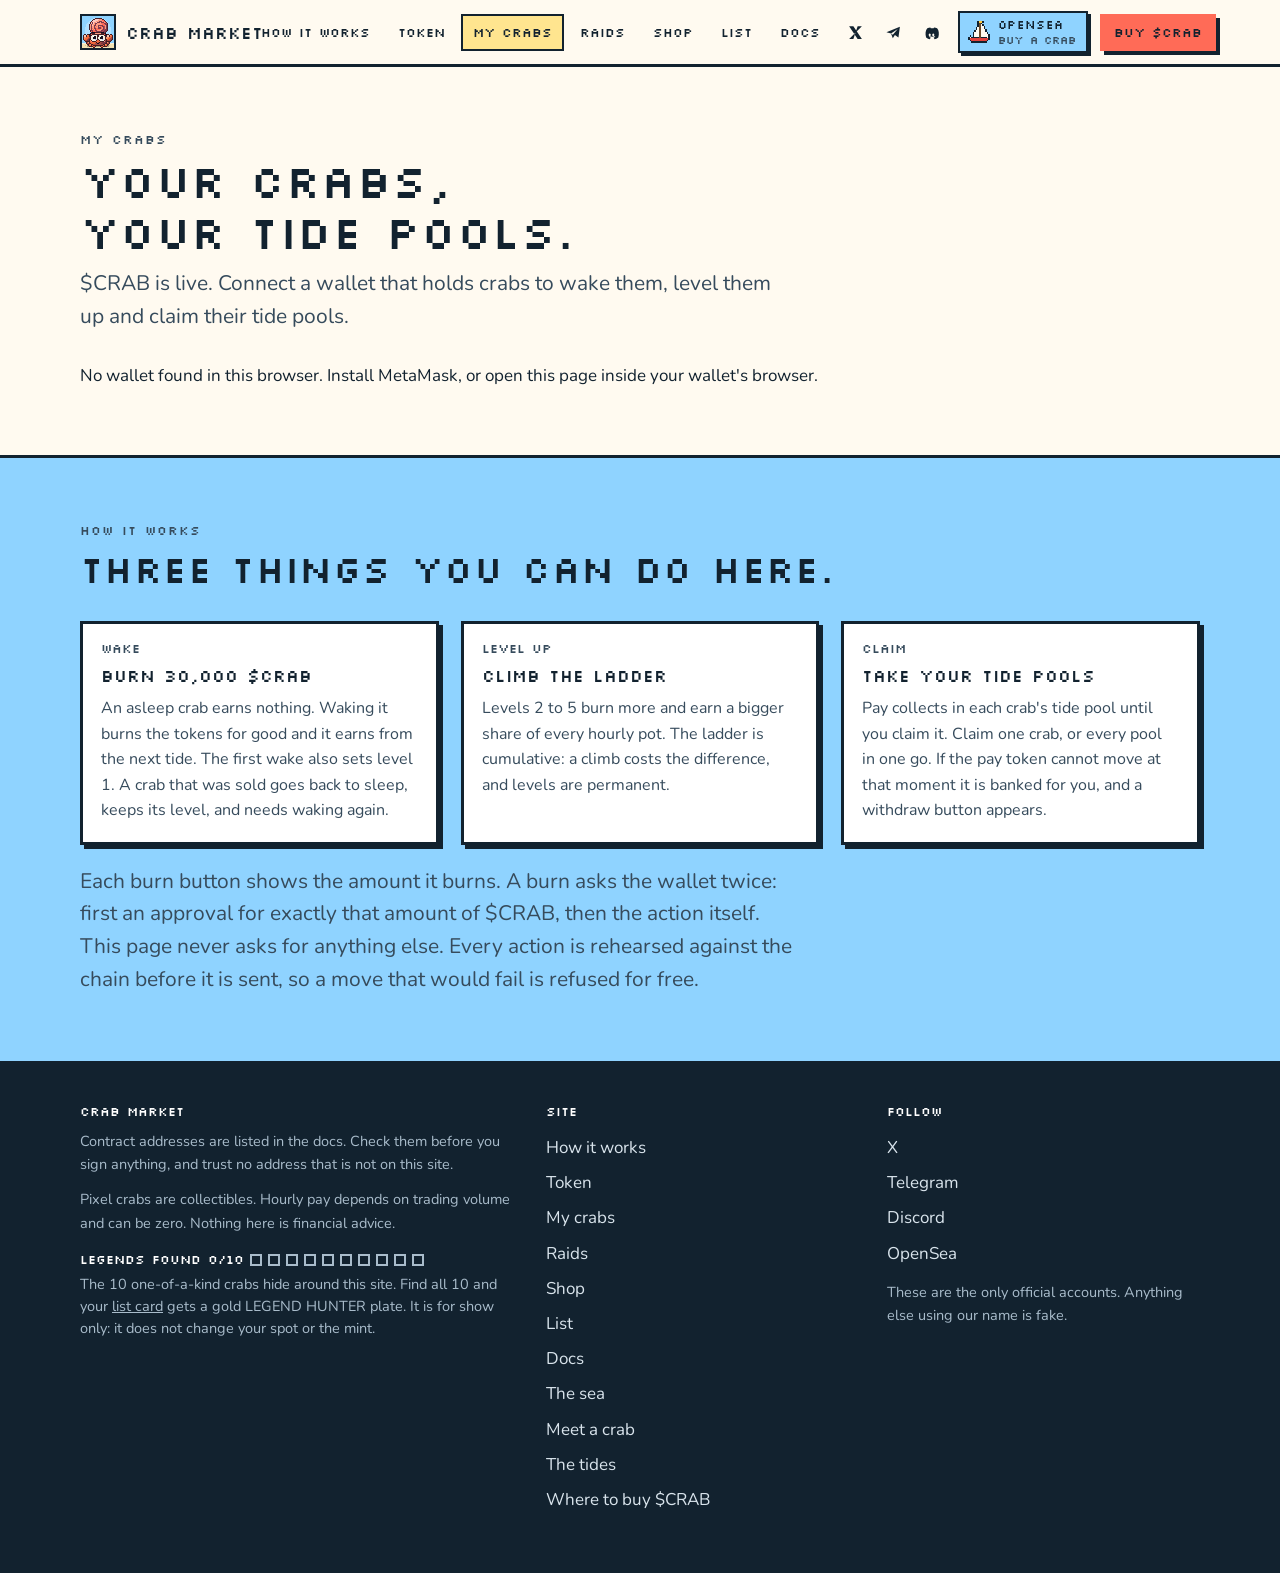
<file: my/index.html>
<!doctype html>
<html lang="en">
<head>
<meta charset="utf-8">
<meta name="viewport" content="width=device-width, initial-scale=1">
<title>My crabs | Crab Market</title>
<meta name="description" content="Connect your wallet to see your crabs, wake them, level them up and claim their tide pools.">
<link rel="canonical" href="https://crabmarket.io/my/">
<meta property="og:url" content="https://crabmarket.io/my/">
<meta property="og:type" content="website">
<meta property="og:title" content="My crabs | Crab Market">
<meta property="og:description" content="Connect your wallet to see your crabs, wake them, level them up and claim their tide pools.">
<meta property="og:image" content="https://crabmarket.io/img/og-sea.png">
<meta name="twitter:card" content="summary_large_image">
<meta name="theme-color" content="#fffaf0">
<link rel="icon" href="/img/favicon.png" type="image/png">
<link rel="preconnect" href="https://fonts.googleapis.com">
<link rel="preconnect" href="https://fonts.gstatic.com" crossorigin>
<link href="https://fonts.googleapis.com/css2?family=Nunito:wght@400;600;700;800&family=Silkscreen&display=swap" rel="stylesheet">
<link rel="stylesheet" href="/css/site.css?v=1790445814">
</head>
<body>
<header id="top"></header>
<main>
<section class="band" id="mine" data-check="mine">
  <div class="wrap">
    <div class="head"><span class="eyebrow">My crabs</span><h1 class="pix" style="font-size:clamp(28px,4.4vw,46px);line-height:1.1">Your crabs, your tide pools.</h1><p class="lede" id="myState">Connect a wallet that holds crabs to wake them, level them up and claim their tide pools.</p></div>
    <div class="row my-top">
      <button class="btn go" id="connect" type="button">Connect wallet</button>
      <div class="my-who" id="who" hidden><span class="tag" id="whoChain">Robinhood Chain</span><b id="whoAddr" class="mono"></b><button class="btn sm" id="switch" type="button" hidden>Switch network</button><button class="btn sm" id="refresh" type="button">Refresh</button></div>
      <p id="noWallet" hidden>No wallet found in this browser. Install MetaMask, or open this page inside your wallet's browser.</p>
      <span class="tag" id="myLoading" hidden>Reading the chain…</span>
    </div>
    <dl class="my-bar" id="myBar" hidden>
      <div><dt>Crabs</dt><dd id="sCrabs">0</dd></div>
      <div><dt>Awake</dt><dd id="sAwake">0</dd></div>
      <div><dt>In the pools</dt><dd id="sPool">$0.00</dd></div>
      <div><dt><span data-cfg="token.symbol">$CRAB</span> in the wallet</dt><dd id="sBal">—</dd></div>
      <div id="sCreditRow" hidden><dt>Banked pay</dt><dd id="sCredit">$0.00</dd></div>
      <div class="my-barbtn"><button class="btn sm gold" id="claimAll" type="button" hidden>Claim every pool</button><button class="btn sm" id="withdraw" type="button" hidden>Withdraw banked pay</button></div>
    </dl>
    <p id="myEmpty" hidden>This wallet holds no crab. Crabs trade on <a href="https://opensea.io/collection/crabmarketio" target="_blank" rel="noopener">OpenSea</a>.</p>
    <div class="my-grid" id="myGrid" hidden></div>
    <ul class="my-log" id="myLog" hidden aria-live="polite"></ul>
  </div>
</section>
<section class="band sky" id="how" data-check="how">
  <div class="wrap">
    <div class="head"><span class="eyebrow">How it works</span><h2 class="pix">Three things you can do here.</h2></div>
    <div class="grid g3">
      <article class="card"><span class="n">Wake</span><h3>Burn <span data-cfg="token.wakeCost">30,000</span> <span data-cfg="token.symbol">$CRAB</span></h3><p>An asleep crab earns nothing. Waking it burns the tokens for good and it earns from the next tide. The first wake also sets level 1. A crab that was sold goes back to sleep, keeps its level, and needs waking again.</p></article>
      <article class="card"><span class="n">Level up</span><h3>Climb the ladder</h3><p>Levels 2 to 5 burn more and earn a bigger share of every hourly pot. The ladder is cumulative: a climb costs the difference, and levels are permanent.</p></article>
      <article class="card"><span class="n">Claim</span><h3>Take your tide pools</h3><p>Pay collects in each crab's tide pool until you claim it. Claim one crab, or every pool in one go. If the pay token cannot move at that moment it is banked for you, and a withdraw button appears.</p></article>
    </div>
    <p class="lede my-note">Each burn button shows the amount it burns. A burn asks the wallet twice: first an approval for exactly that amount of <span data-cfg="token.symbol">$CRAB</span>, then the action itself. This page never asks for anything else. Every action is rehearsed against the chain before it is sent, so a move that would fail is refused for free.</p>
  </div>
</section>
</main>
<footer id="foot"></footer>
<script src="/config.js?v=1790445814"></script>
<script src="/js/art/engine.js?v=1790445814"></script>
<script src="/js/art/crab.js?v=1790445814"></script>
<script src="/js/art/world.js?v=1790445814"></script>
<script src="/js/art/decode.js?v=1790445814"></script>
<script src="/js/ui.js?v=1790445814"></script>
<script src="/js/my.js?v=1790445814"></script>
<script src="/js/hunt.js?v=1790445814"></script>
</body>
</html>
</file>
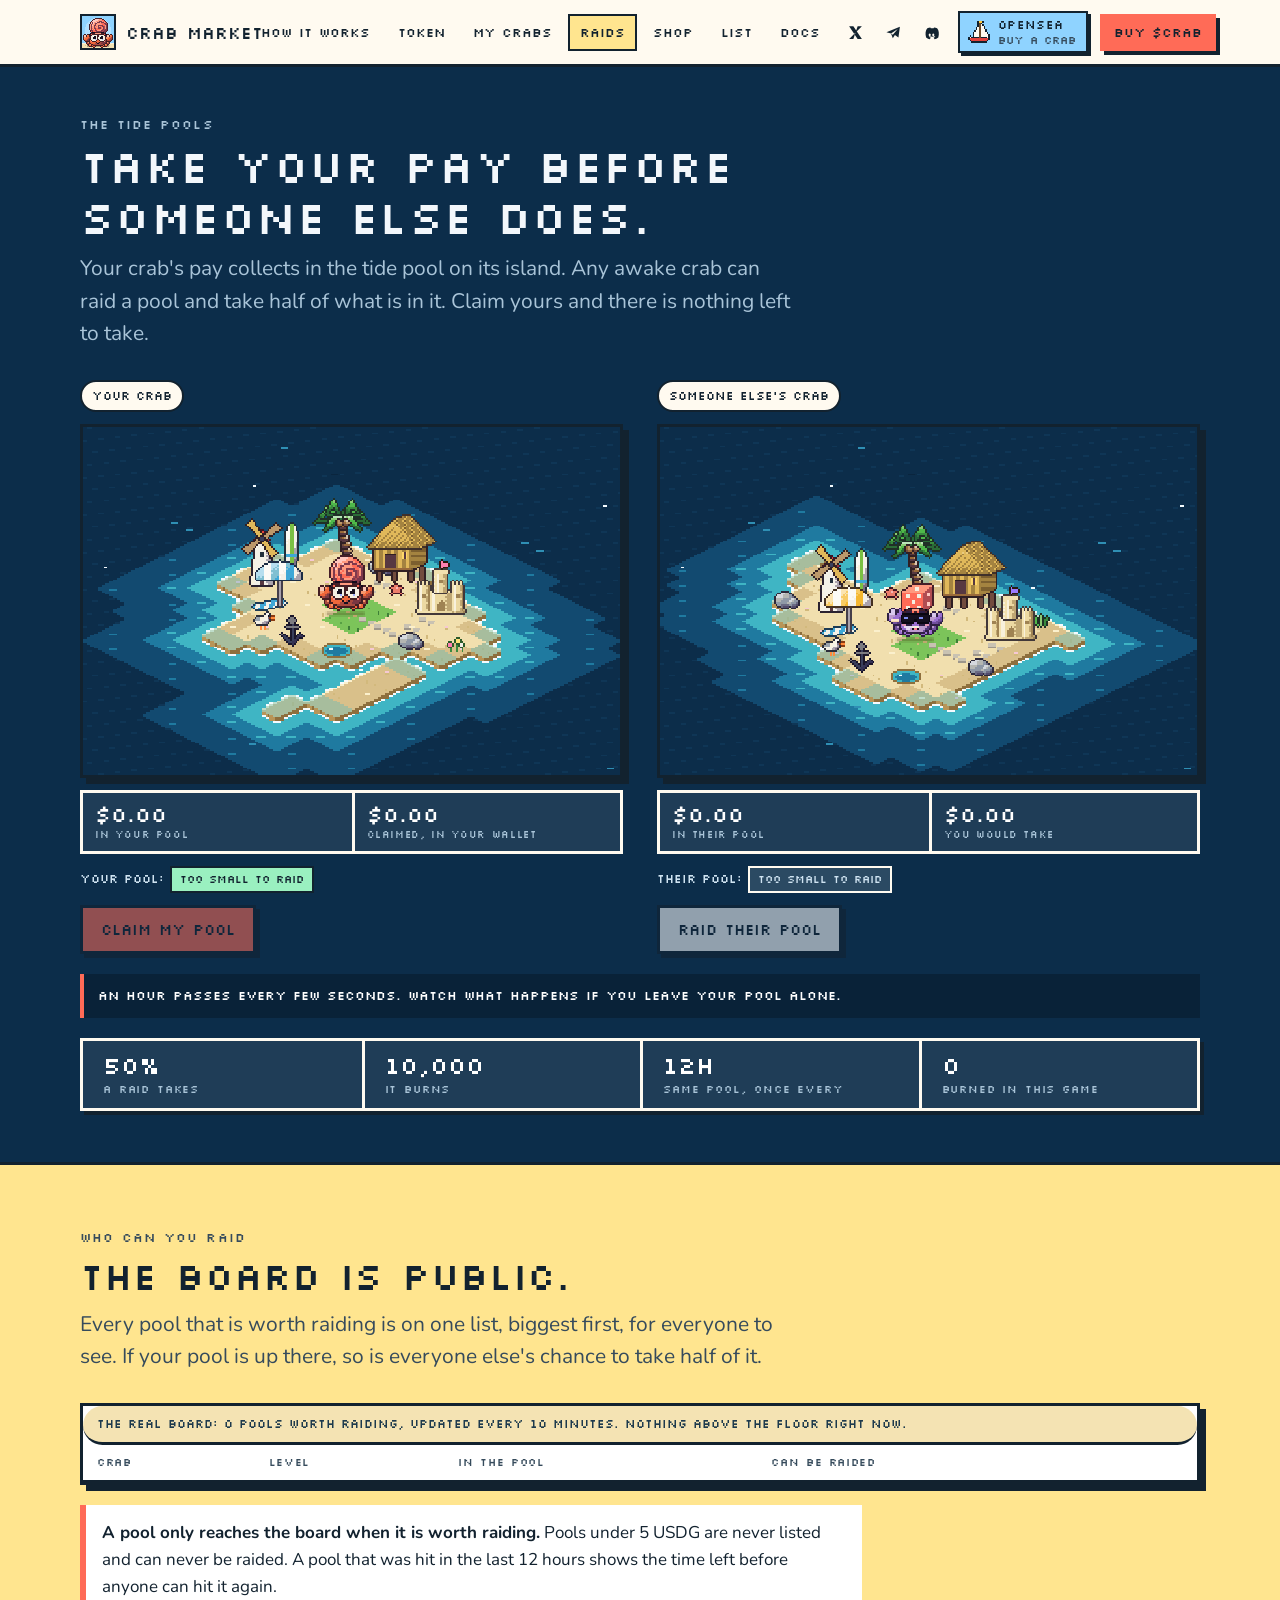
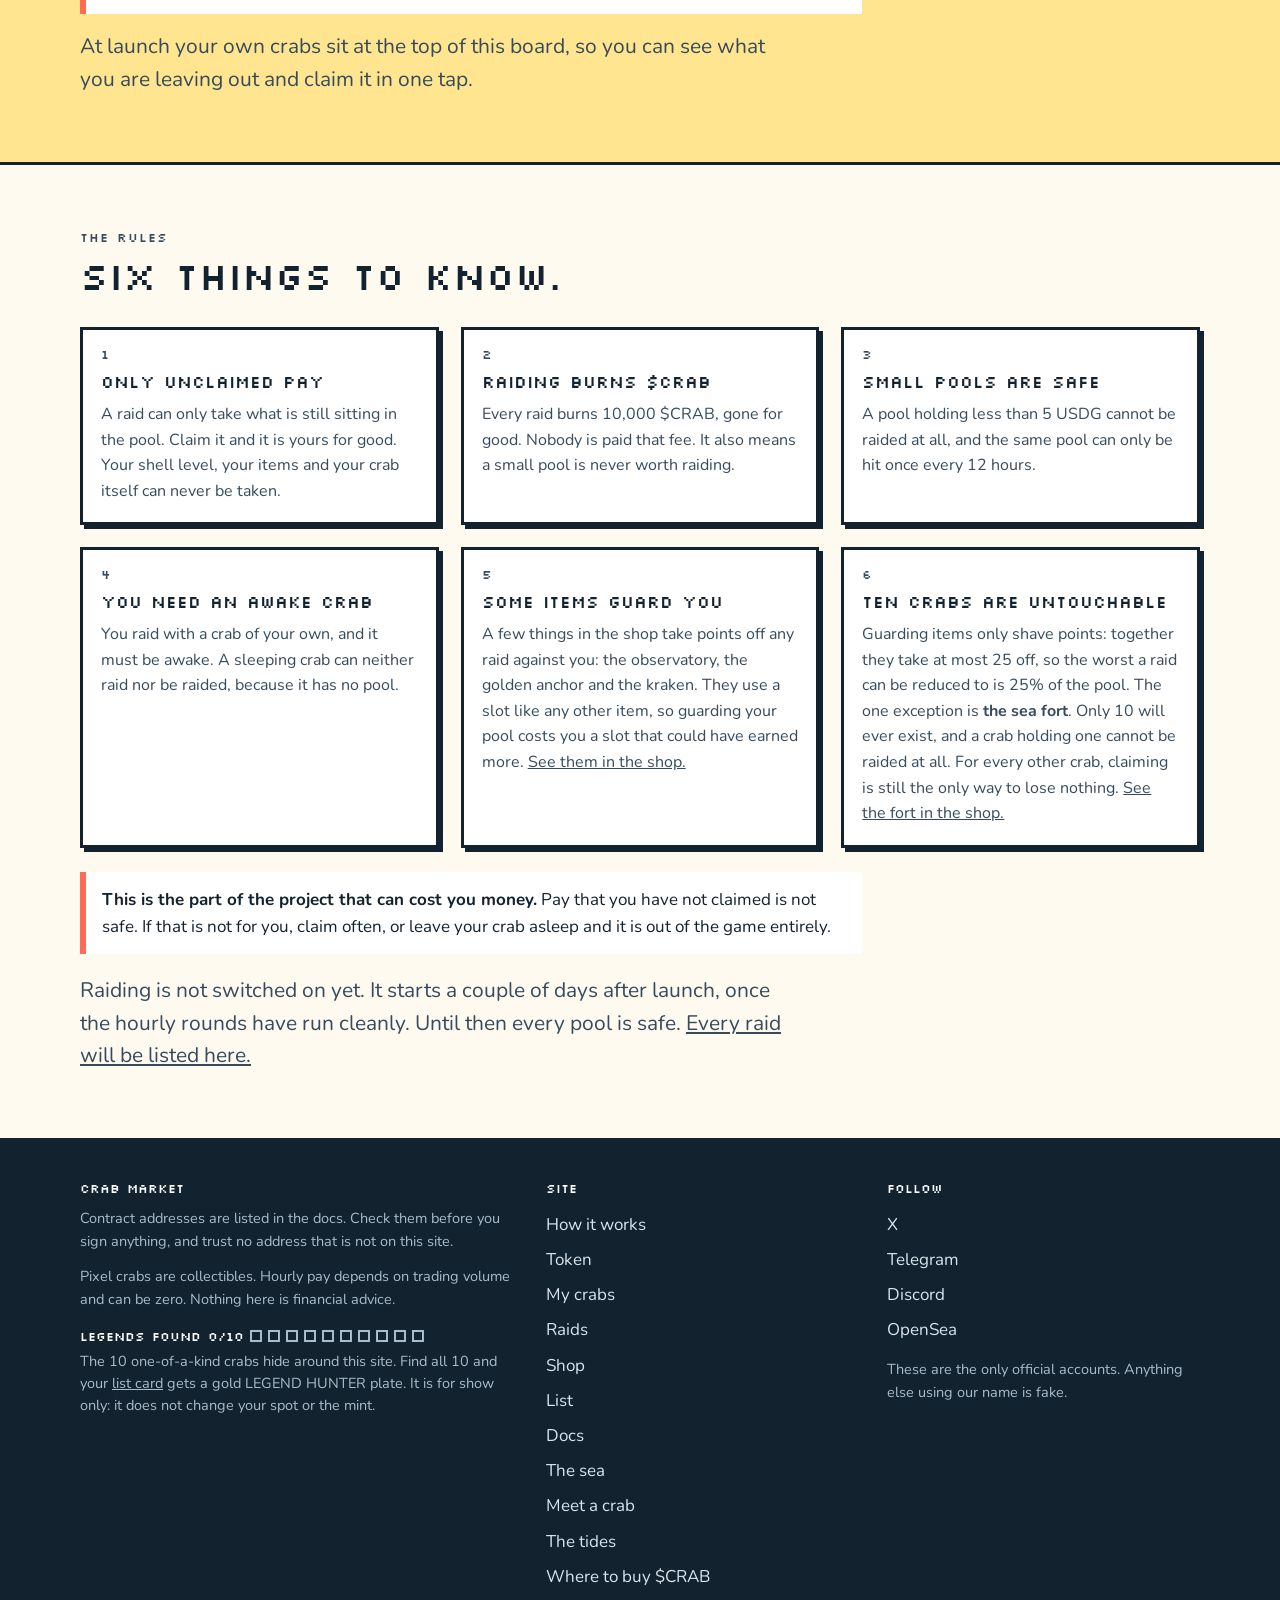
<file: pools/index.html>
<!doctype html>
<html lang="en"><head><meta charset="utf-8"><title>Crab Market</title>
<link rel="canonical" href="https://crabmarket.io/raids/">
<meta http-equiv="refresh" content="0; url=/raids/">
<meta name="robots" content="noindex">
<script>location.replace('/raids/' + location.hash);</script>
</head><body><p>This page has moved to <a href="/raids/">crabmarket.io/raids/</a>.</p></body></html>
</file>
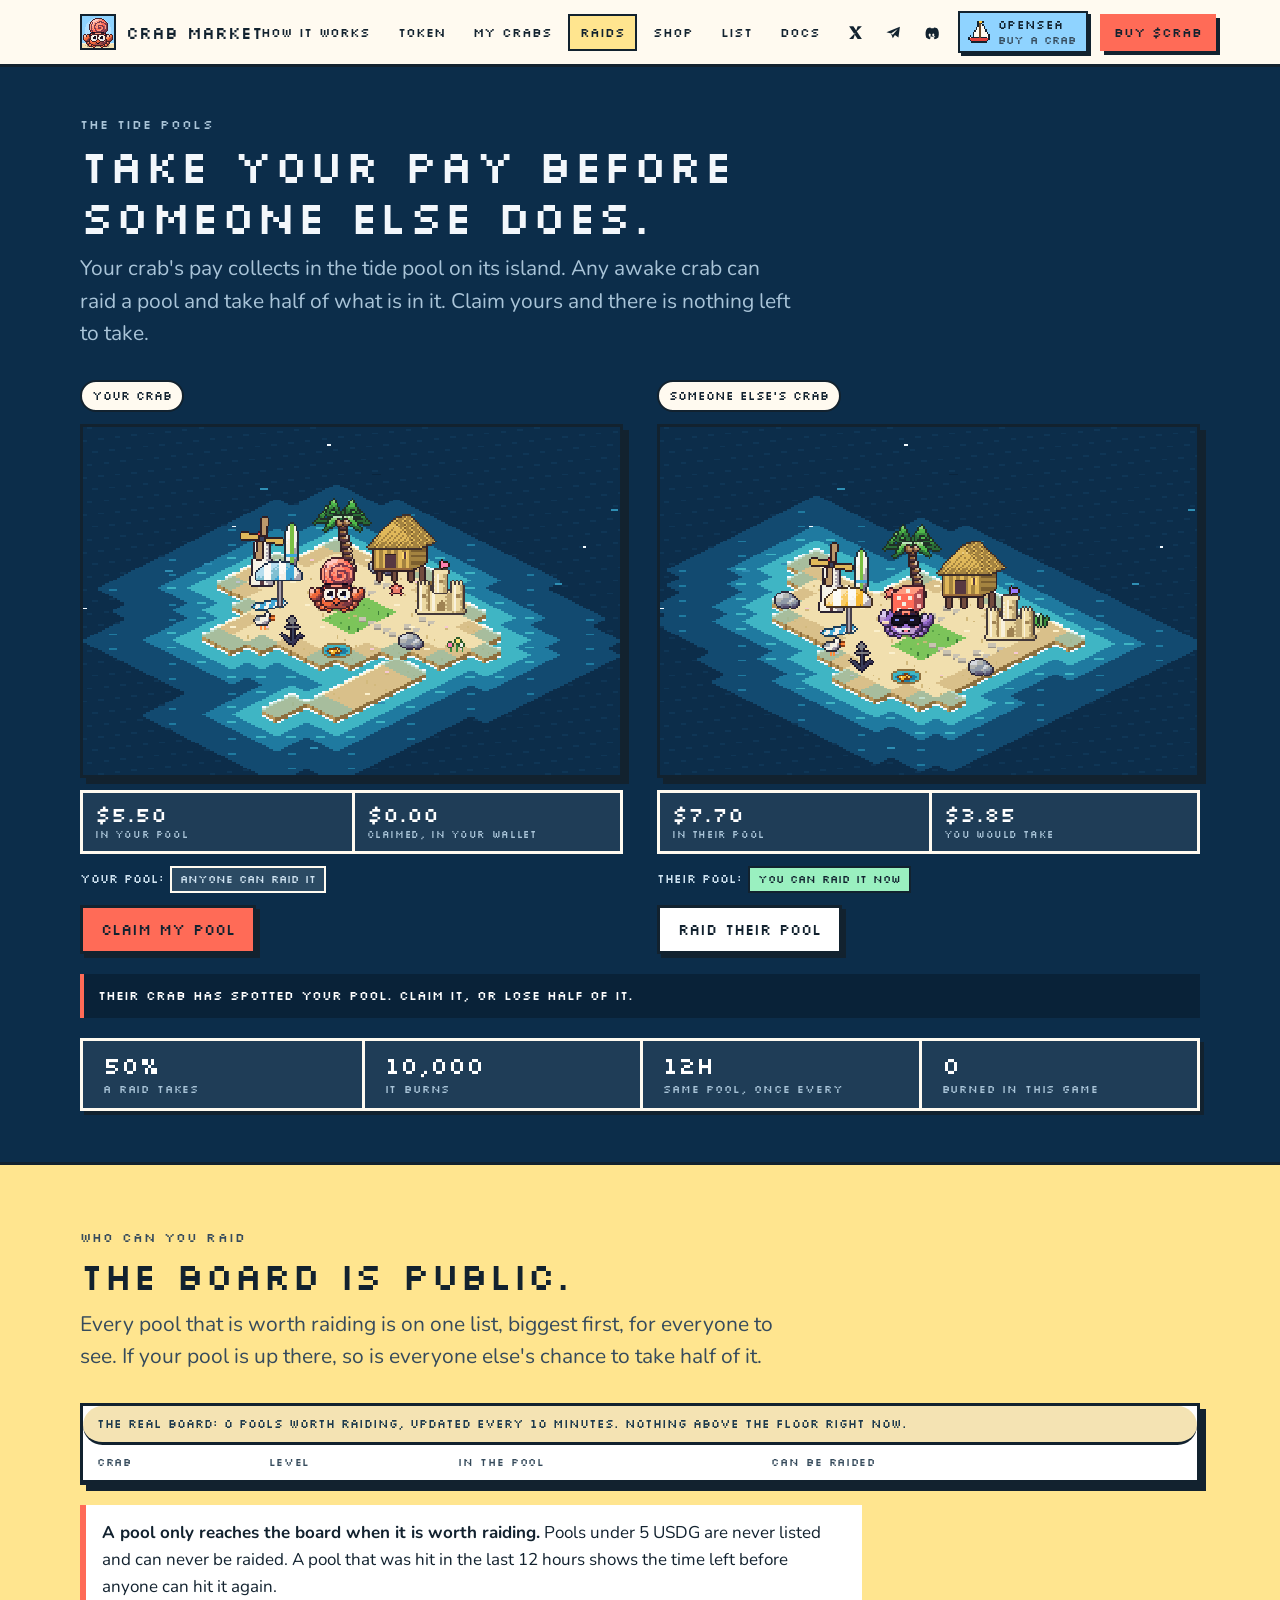
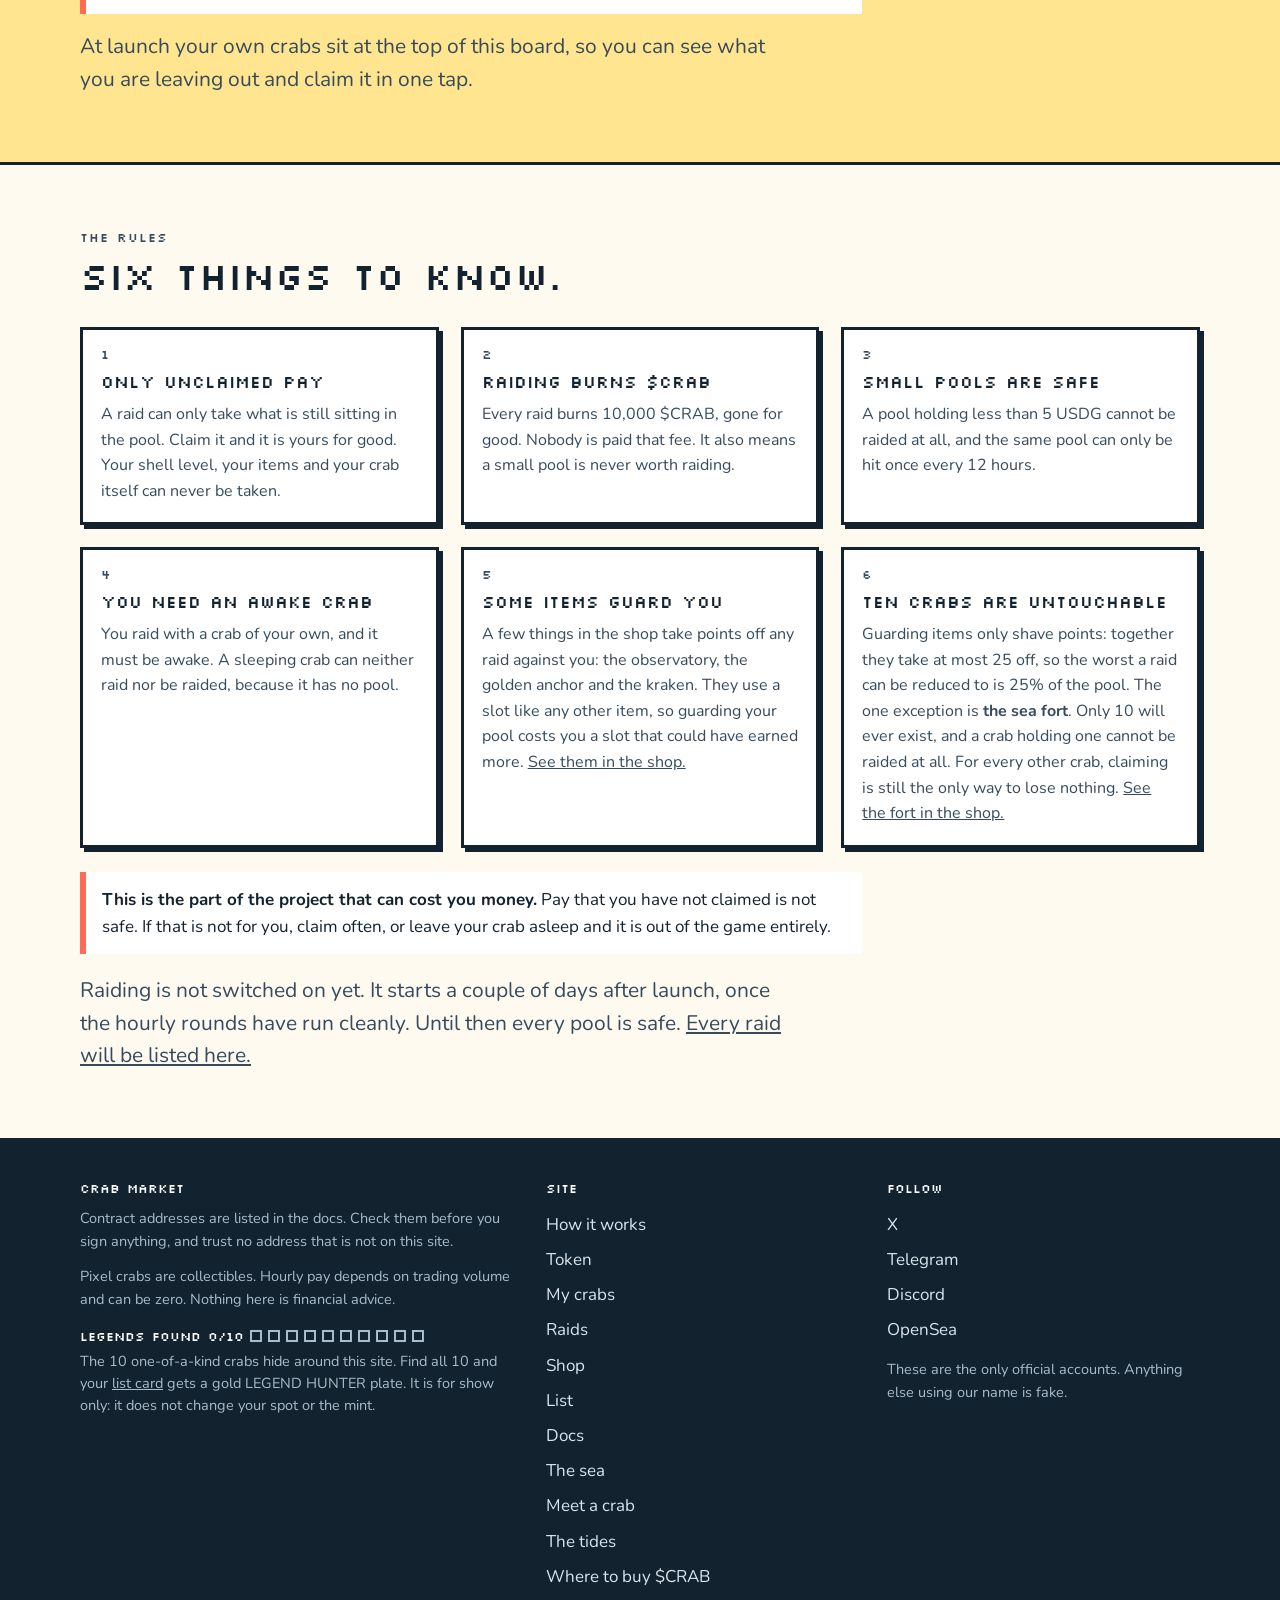
<file: raids/index.html>
<!doctype html>
<html lang="en">
<head>
<meta charset="utf-8">
<meta name="viewport" content="width=device-width, initial-scale=1">
<title>The tide pools | Crab Market</title>
<meta name="description" content="Your crab's pay collects in its tide pool. Anyone can raid a pool. Claim yours before they do.">
<link rel="canonical" href="https://crabmarket.io/raids/">
<meta property="og:url" content="https://crabmarket.io/raids/">
<meta property="og:type" content="website">
<meta property="og:title" content="The tide pools | Crab Market">
<meta property="og:description" content="Your crab's pay collects in its tide pool. Anyone can raid a pool. Claim yours before they do.">
<meta property="og:image" content="https://crabmarket.io/img/og.png">
<meta name="twitter:card" content="summary_large_image">
<meta name="theme-color" content="#fffaf0">
<link rel="icon" href="/img/favicon.png" type="image/png">
<link rel="preconnect" href="https://fonts.googleapis.com">
<link rel="preconnect" href="https://fonts.gstatic.com" crossorigin>
<link href="https://fonts.googleapis.com/css2?family=Nunito:wght@400;600;700;800&family=Silkscreen&display=swap" rel="stylesheet">
<link rel="stylesheet" href="/css/site.css?v=1790445814">
</head>
<body>
<header id="top"></header>
<main>
<section class="band sea" style="padding-block:clamp(28px,4vw,52px)">
  <div class="wrap">
    <div class="head"><span class="eyebrow">The tide pools</span><h1 class="pix" style="font-size:clamp(28px,4.4vw,46px);line-height:1.1">Take your pay before someone else does.</h1><p class="lede">Your crab's pay collects in the tide pool on its island. Any awake crab can raid a pool and take half of what is in it. Claim yours and there is nothing left to take.</p></div>

    <div class="raidtoy">
      <div class="pond" id="pondMine"><span class="tag">Your crab</span><div class="frame"><canvas class="px" id="seaMine" role="img" aria-label="Your crab's island, with its tide pool"></canvas></div>
        <dl class="pstat"><div><dt>In your pool</dt><dd id="myPool">$0.00</dd></div><div><dt>Claimed, in your wallet</dt><dd id="myWallet">$0.00</dd></div></dl>
        <p class="whenline">Your pool: <span class="cdchip on" id="myWhen">too small to raid</span></p>
        <div class="row"><button class="btn go" type="button" id="claim">Claim my pool</button></div></div>
      <div class="pond" id="pondThem"><span class="tag">Someone else's crab</span><div class="frame"><canvas class="px" id="seaThem" role="img" aria-label="A rival crab's island, with its tide pool"></canvas></div>
        <dl class="pstat"><div><dt>In their pool</dt><dd id="theirPool">$0.00</dd></div><div><dt>You would take</dt><dd id="wouldTake">$0.00</dd></div></dl>
        <p class="whenline">Their pool: <span class="cdchip off" id="theirWhen">too small to raid</span></p>
        <div class="row"><button class="btn" type="button" id="raid">Raid their pool</button></div></div>
      <canvas class="fxlayer" id="raidFx" width="900" height="420" aria-hidden="true"></canvas>
    </div>
    <p class="pline" id="story" role="status">An hour passes every few seconds. Watch what happens if you leave your pool alone.</p>
    <dl class="stats onsea" aria-label="The game in numbers">
      <div><dt>a raid takes</dt><dd><span data-cfg="raid.takePct">50</span>%</dd></div>
      <div><dt>it burns</dt><dd><span data-cfg="raid.fee">10,000</span></dd></div>
      <div><dt>same pool, once every</dt><dd><span data-cfg="raid.cooldownHours">12</span>h</dd></div>
      <div><dt>burned in this game</dt><dd id="burned">0</dd></div>
    </dl>
  </div>
</section>

<section class="band butter" id="board" data-check="board">
  <div class="wrap">
    <div class="head"><span class="eyebrow">Who can you raid</span><h2>The board is public.</h2><p class="lede">Every pool that is worth raiding is on one list, biggest first, for everyone to see. If your pool is up there, so is everyone else's chance to take half of it.</p></div>
    <div class="boardwrap">
      <span class="tag" id="boardTag">An example board. After launch this is the real one, updated every hour.</span>
      <div class="scroll" tabindex="0" role="region" aria-label="The raid board, scrolls sideways"><table class="board"><thead><tr><th>Crab</th><th>Level</th><th>In the pool</th><th>Can be raided</th><th><span class="vh">Action</span></th></tr></thead><tbody id="boardRows"></tbody></table></div>
    </div>
    <p class="note" style="margin-top:20px"><b>A pool only reaches the board when it is worth raiding.</b> Pools under <span data-cfg="raid.minPool">5</span> USDG are never listed and can never be raided. A pool that was hit in the last <span data-cfg="raid.cooldownHours">12</span> hours shows the time left before anyone can hit it again.</p>
    <p class="lede" id="mine" style="margin-top:16px">At launch your own crabs sit at the top of this board, so you can see what you are leaving out and claim it in one tap.</p>
  </div>
</section>

<section class="band" id="how" data-check="how">
  <div class="wrap">
    <div class="head"><span class="eyebrow">The rules</span><h2>Six things to know.</h2></div>
    <div class="grid g3">
      <article class="card"><span class="n">1</span><h3>Only unclaimed pay</h3><p>A raid can only take what is still sitting in the pool. Claim it and it is yours for good. Your shell level, your items and your crab itself can never be taken.</p></article>
      <article class="card"><span class="n">2</span><h3>Raiding burns <span data-cfg="token.symbol">$CRAB</span></h3><p>Every raid burns <span data-cfg="raid.fee">10,000</span> <span data-cfg="token.symbol">$CRAB</span>, gone for good. Nobody is paid that fee. It also means a small pool is never worth raiding.</p></article>
      <article class="card"><span class="n">3</span><h3>Small pools are safe</h3><p>A pool holding less than <span data-cfg="raid.minPool">5</span> USDG cannot be raided at all, and the same pool can only be hit once every <span data-cfg="raid.cooldownHours">12</span> hours.</p></article>
      <article class="card"><span class="n">4</span><h3>You need an awake crab</h3><p>You raid with a crab of your own, and it must be awake. A sleeping crab can neither raid nor be raided, because it has no pool.</p></article>
      <article class="card"><span class="n">5</span><h3>Some items guard you</h3><p>A few things in the shop take points off any raid against you: the observatory, the golden anchor and the kraken. They use a slot like any other item, so guarding your pool costs you a slot that could have earned more. <a href="/shop/">See them in the shop.</a></p></article>
      <article class="card"><span class="n">6</span><h3>Ten crabs are untouchable</h3><p>Guarding items only shave points: together they take at most <span data-cfg="raid.guardCapPct">25</span> off, so the worst a raid can be reduced to is <span id="guardFloor">25</span>% of the pool. The one exception is <b>the sea fort</b>. Only <span data-cfg="items.immuneLimit">10</span> will ever exist, and a crab holding one cannot be raided at all. For every other crab, claiming is still the only way to lose nothing. <a href="/shop/">See the fort in the shop.</a></p></article>
    </div>
    <p class="note" style="margin-top:24px"><b>This is the part of the project that can cost you money.</b> Pay that you have not claimed is not safe. If that is not for you, claim often, or leave your crab asleep and it is out of the game entirely.</p>
    <p class="lede" id="liveState" style="margin-top:20px">Raiding is not switched on yet. It starts <span data-cfg="raid.startsText">a couple of days after launch</span>, once the hourly rounds have run cleanly. Until then every pool is safe. <a href="/tides/#raids">Every raid will be listed here.</a></p>
  </div>
</section>
</main>
<footer id="foot"></footer>
<script src="/config.js?v=1790445814"></script>
<script src="/js/art/engine.js?v=1790445814"></script>
<script src="/js/art/crab.js?v=1790445814"></script>
<script src="/js/art/world.js?v=1790445814"></script>
<script src="/js/art/decode.js?v=1790445814"></script>
<script src="/js/ui.js?v=1790445814"></script>
<script src="/js/pools.js?v=1790445814"></script>
<script src="/js/hunt.js?v=1790445814"></script>
</body>
</html>
</file>
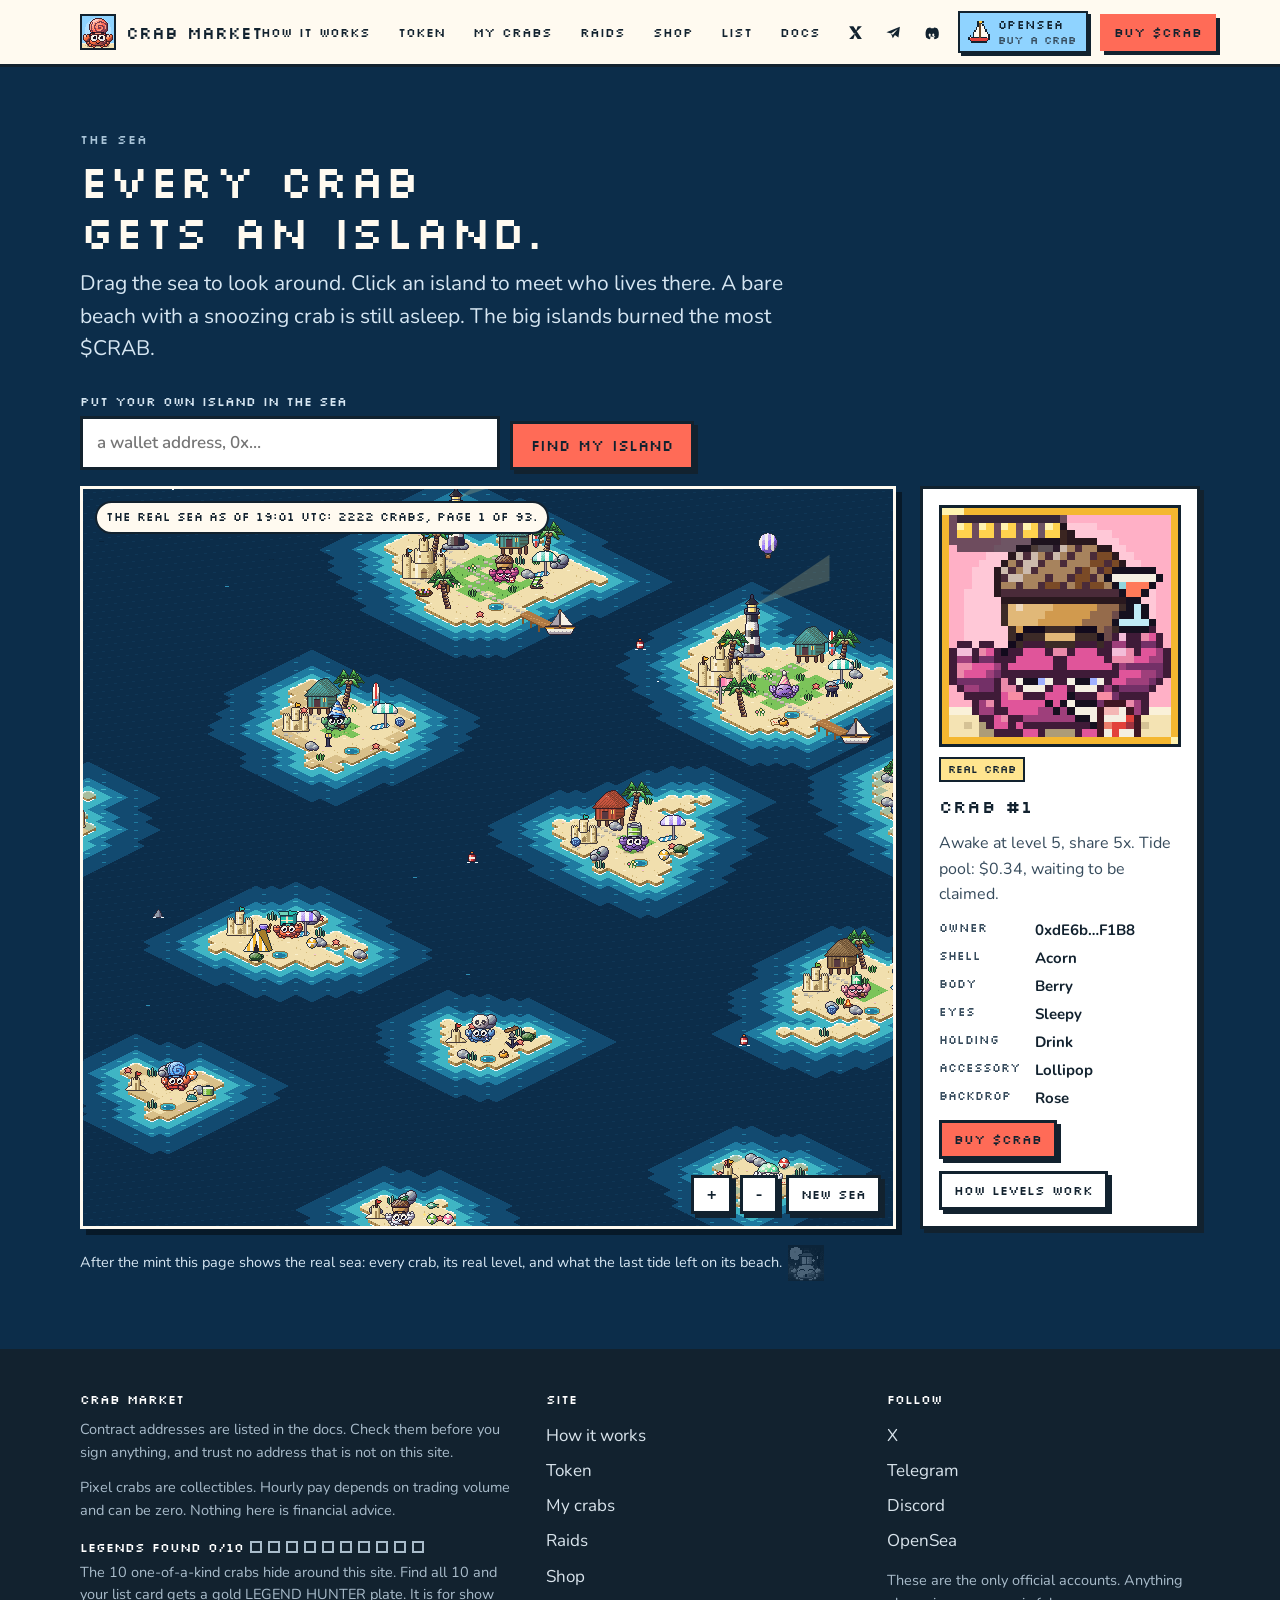
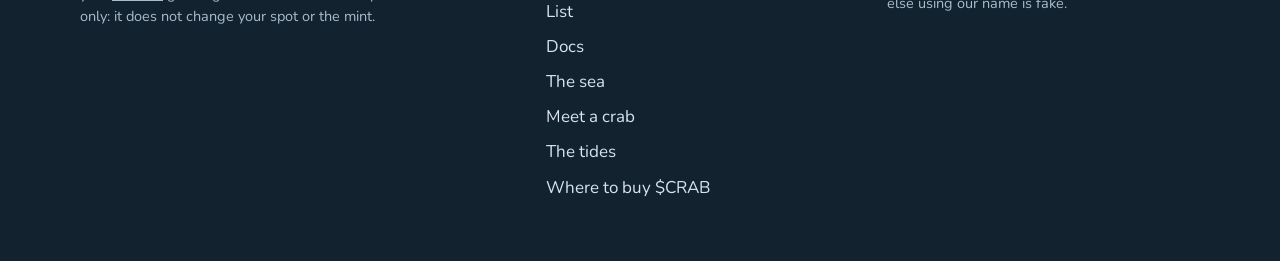
<file: sea/index.html>
<!doctype html>
<html lang="en">
<head>
<meta charset="utf-8">
<meta name="viewport" content="width=device-width, initial-scale=1">
<title>The sea | Crab Market</title>
<meta name="description" content="Explore the sea of crab islands. Drag to move around, click an island to meet the crab that lives there.">
<link rel="canonical" href="https://crabmarket.io/sea/">
<meta property="og:url" content="https://crabmarket.io/sea/">
<meta property="og:type" content="website">
<meta property="og:title" content="The sea | Crab Market">
<meta property="og:description" content="Explore the sea of crab islands. Drag to move around, click an island to meet the crab that lives there.">
<meta property="og:image" content="https://crabmarket.io/img/og-sea.png">
<meta name="twitter:card" content="summary_large_image">
<meta name="theme-color" content="#fffaf0">
<link rel="icon" href="/img/favicon.png" type="image/png">
<link rel="preconnect" href="https://fonts.googleapis.com">
<link rel="preconnect" href="https://fonts.gstatic.com" crossorigin>
<link href="https://fonts.googleapis.com/css2?family=Nunito:wght@400;600;700;800&family=Silkscreen&display=swap" rel="stylesheet">
<link rel="stylesheet" href="/css/site.css?v=1790445814">
</head>
<body>
<header id="top"></header>
<main>
<section class="band sea seapage">
  <div class="wrap">
    <div class="head"><span class="eyebrow">The sea</span><h1 class="pix" style="font-size:clamp(28px,4.4vw,46px);line-height:1.1">Every crab gets an island.</h1><p class="lede">Drag the sea to look around. Click an island to meet who lives there. A bare beach with a snoozing crab is still asleep. The big islands burned the most <span data-cfg="token.symbol">$CRAB</span>.</p></div>
    <form class="seafind" id="find" autocomplete="off"><div class="field"><label for="who">Put your own island in the sea</label><input id="who" type="text" maxlength="64" placeholder="your wallet, or any name" spellcheck="false"></div><button class="btn go" type="submit">Find my island</button></form>
    <div class="seawrap">
      <div class="seaview" id="view" tabindex="0" role="application" aria-label="A sea of crab islands. Use the arrow keys to move around."><canvas class="px" id="sea" role="img" aria-label="A dark blue sea dotted with small sandy islands. Bigger islands have huts, docks and lighthouses."></canvas>
        <div class="seahud"><button class="btn sm" type="button" id="zin" aria-label="Zoom in">+</button><button class="btn sm" type="button" id="zout" aria-label="Zoom out">-</button><button class="btn sm" type="button" id="shuffle">New sea</button></div>
        <span class="tag" id="demoTag">A sample sea. After the mint, this shows the real one.</span>
      </div>
      <div class="seacard card" id="card" aria-live="polite">
        <canvas class="px" id="nft" width="32" height="32" role="img" aria-label="The crab on this island"></canvas>
        <span class="mine" id="cMine" hidden>Your island</span><h2 class="pix" id="cName" style="font-size:18px;margin:0">Pick an island</h2>
        <p id="cLine" class="small">Click any island in the sea.</p>
        <dl class="traits" id="cTraits"></dl>
        <div class="row"><a class="btn go sm" href="/list/" data-cta>Get on the list</a><a class="btn sm" href="/token/#ladder">How levels work</a></div>
      </div>
    </div>
    <p class="small" style="color:#d6e6f2;margin:14px 0 0">After the mint this page shows the real sea: every crab, its real level, and what the last tide left on its beach. <span data-hunt="sea"></span></p>
  </div>
</section>
</main>
<footer id="foot"></footer>
<script src="/config.js?v=1790445814"></script>
<script src="/js/art/engine.js?v=1790445814"></script>
<script src="/js/art/crab.js?v=1790445814"></script>
<script src="/js/art/world.js?v=1790445814"></script>
<script src="/js/art/decode.js?v=1790445814"></script>
<script src="/js/ui.js?v=1790445814"></script>
<script src="/js/sea.js?v=1790445814"></script>
<script src="/js/hunt.js?v=1790445814"></script>
</body>
</html>
</file>
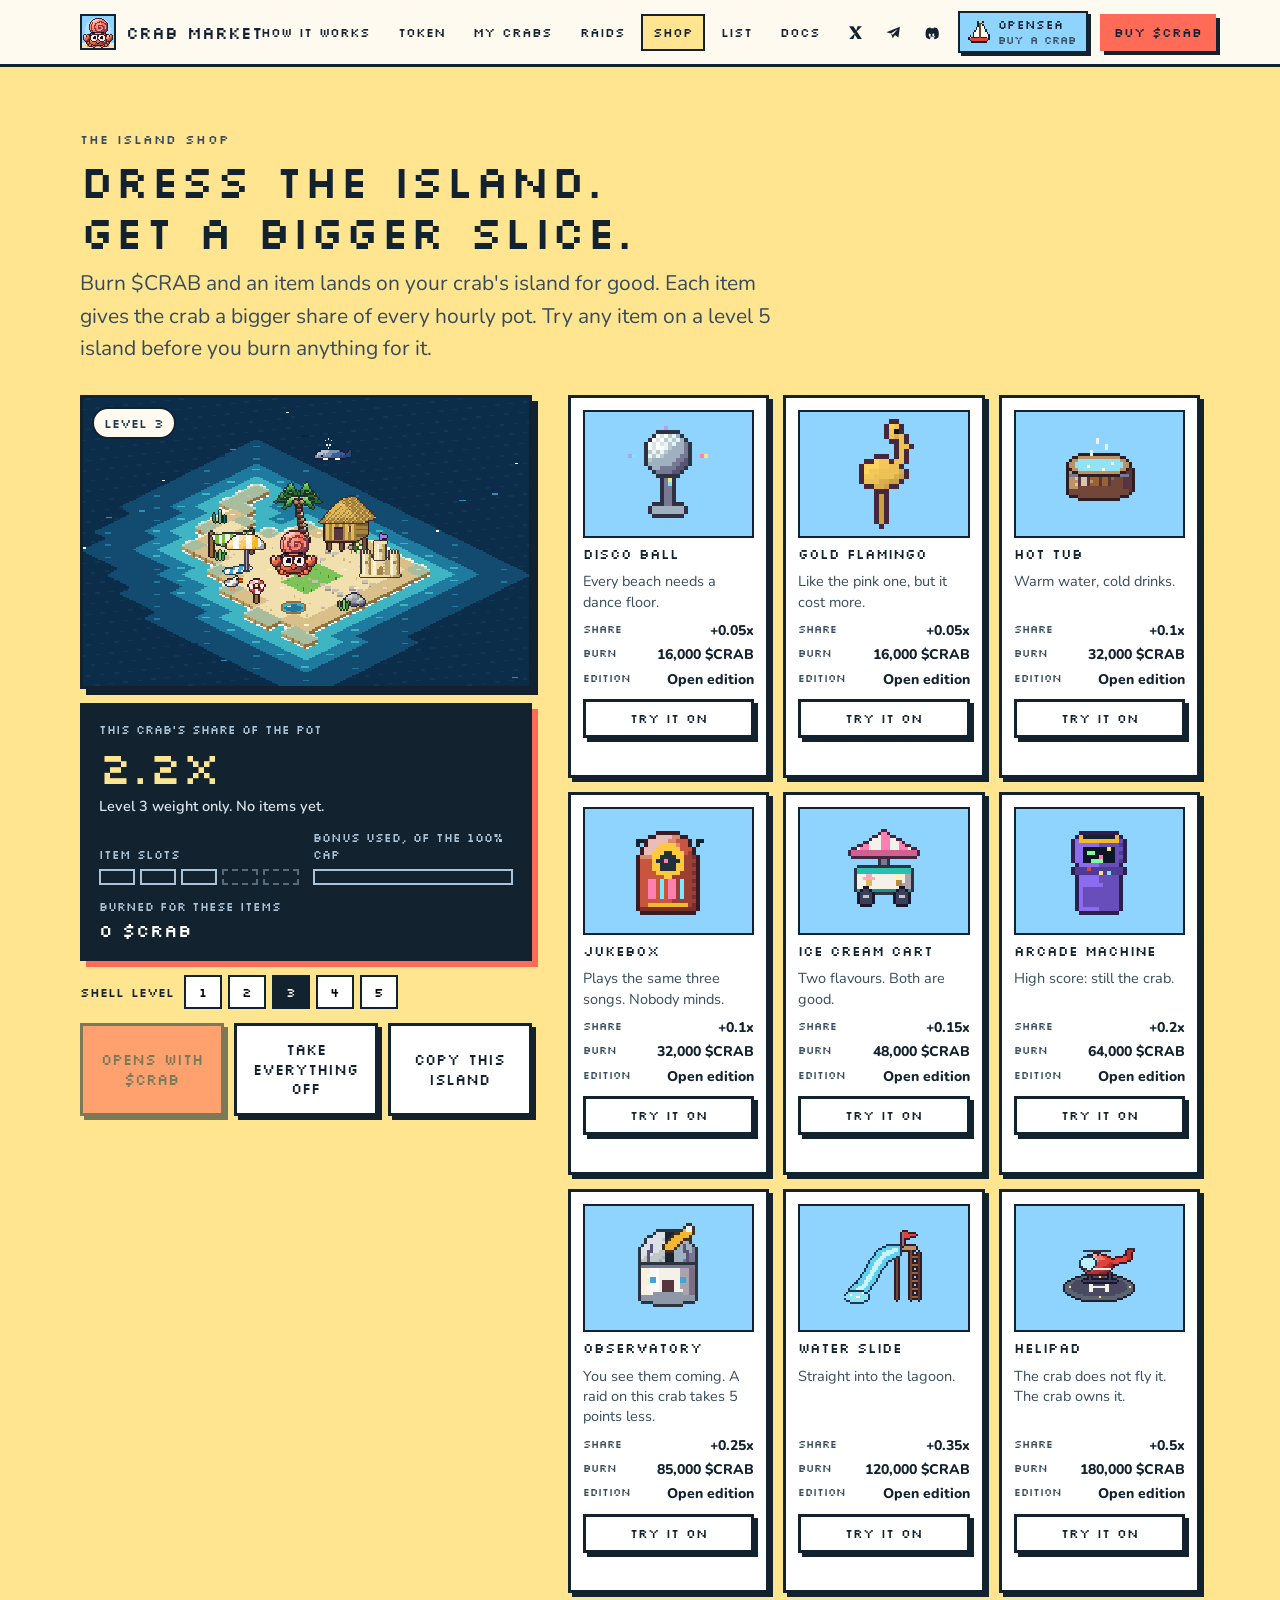
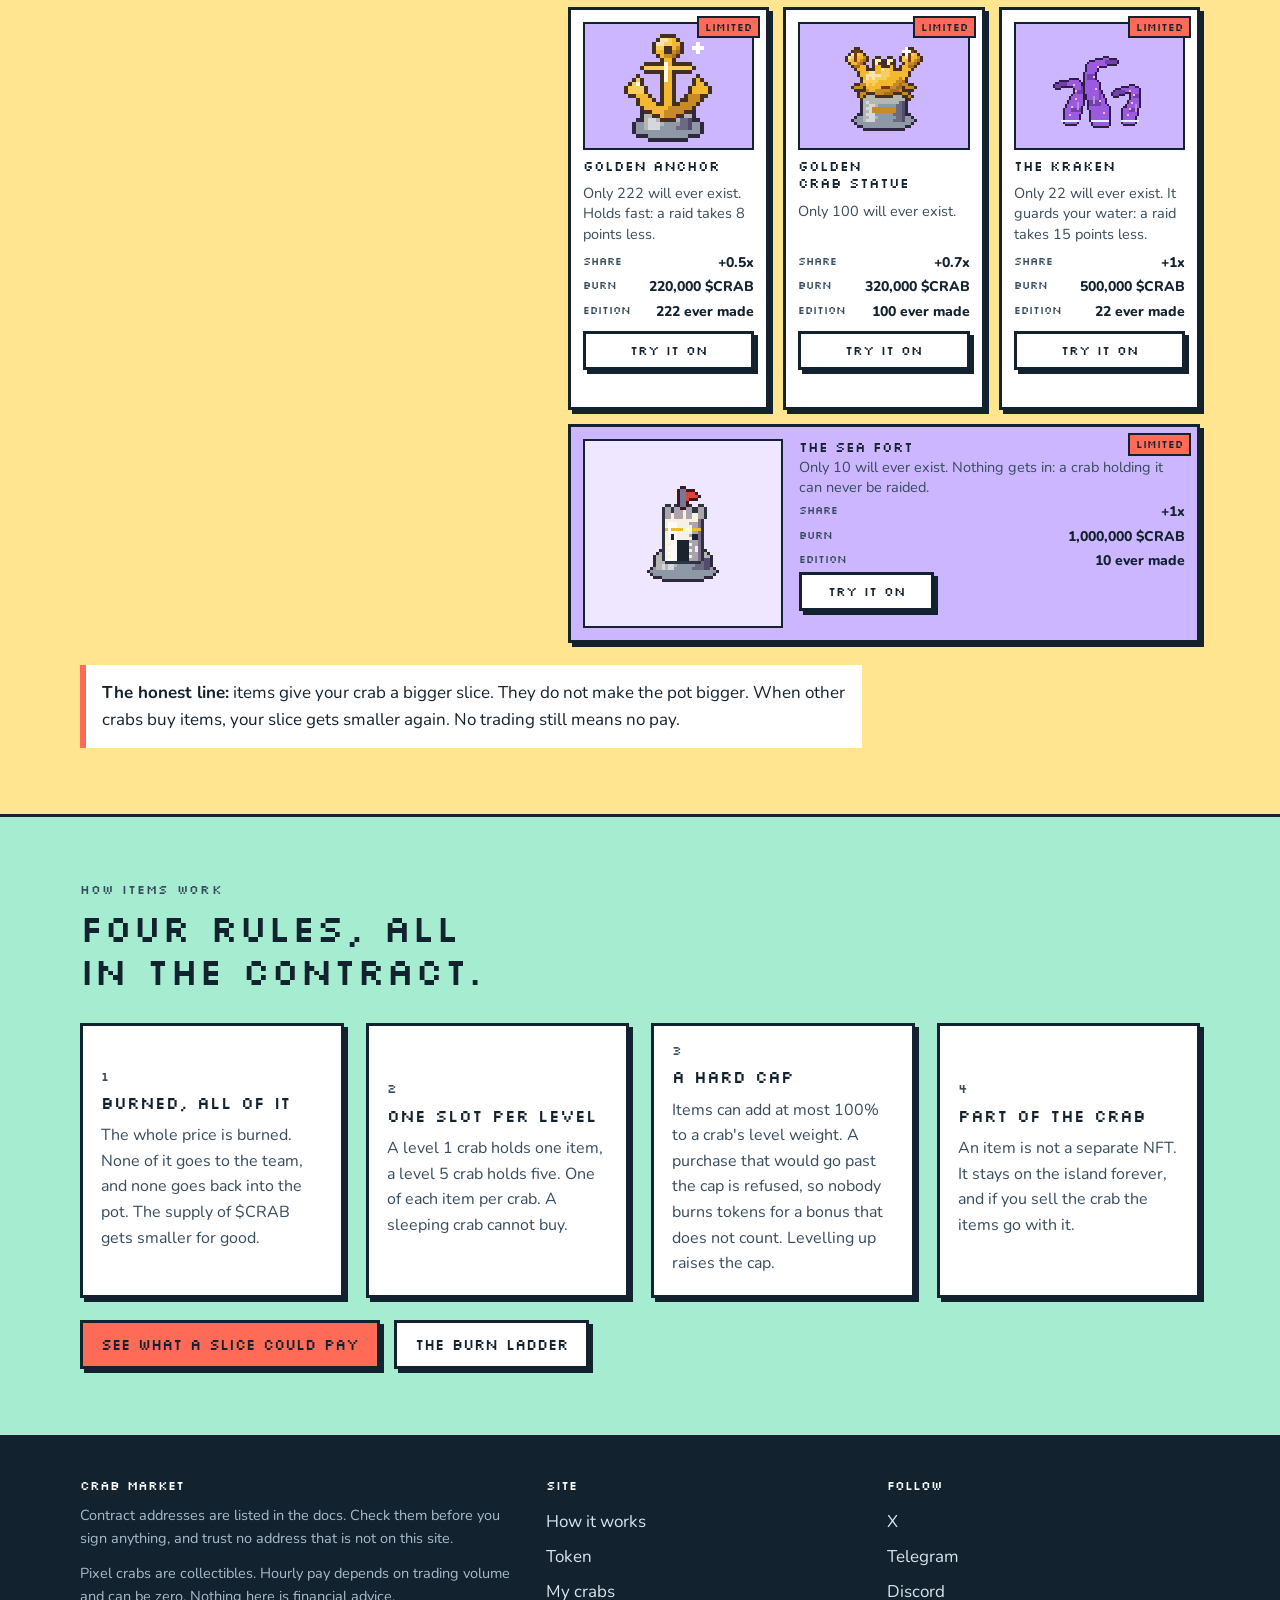
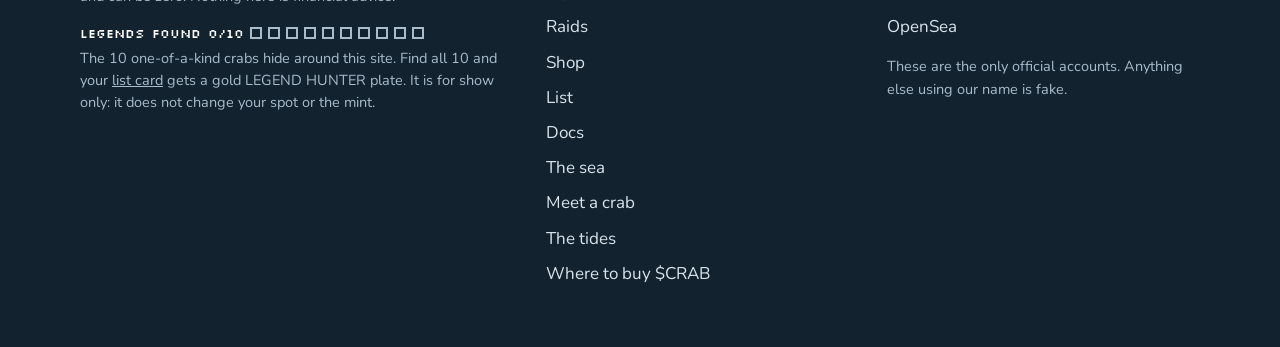
<file: shop/index.html>
<!doctype html>
<html lang="en">
<head>
<meta charset="utf-8">
<meta name="viewport" content="width=device-width, initial-scale=1">
<title>The island shop | Crab Market</title>
<meta name="description" content="Island items for your crab. Burn $CRAB, the item lands on the island for good, and the crab gets a bigger slice of every hourly pot. Try them on before anything is live.">
<link rel="canonical" href="https://crabmarket.io/shop/">
<meta property="og:type" content="website">
<meta property="og:url" content="https://crabmarket.io/shop/">
<meta property="og:title" content="The island shop | Crab Market">
<meta property="og:description" content="Burn $CRAB, dress the island, get a bigger slice of the pot. Try every item on a live island.">
<meta property="og:image" content="https://crabmarket.io/img/og.png">
<meta name="twitter:card" content="summary_large_image">
<meta name="theme-color" content="#fffaf0">
<link rel="icon" href="/img/favicon.png" type="image/png">
<link rel="preconnect" href="https://fonts.googleapis.com">
<link rel="preconnect" href="https://fonts.gstatic.com" crossorigin>
<link href="https://fonts.googleapis.com/css2?family=Nunito:wght@400;600;700;800&family=Silkscreen&display=swap" rel="stylesheet">
<link rel="stylesheet" href="/css/site.css?v=1790445814">
<link rel="stylesheet" href="/css/shop.css?v=1790445814">
</head>
<body>
<header id="top"></header>
<main>

<section class="band butter sh-top" data-check="hero">
  <div class="wrap">
    <div class="head"><span class="eyebrow">The island shop</span><h1 class="pix sh-h1">Dress the island. Get a bigger slice.</h1><p class="lede">Burn <span data-cfg="token.symbol">$CRAB</span> and an item lands on your crab's island for good. Each item gives the crab a bigger share of every hourly pot. <span id="shLive">Items are not on sale yet, so try them on for free.</span></p></div>
    <p class="banner" id="shEmpty" hidden>The items are still being drawn. The catalogue will show up here before anything opens.</p>
    <div class="sh-shop" id="shShop">
      <div class="sh-stage" id="shStage">
        <div class="stage"><span class="tag" id="shTag">Level 3</span><div class="frame"><canvas class="px" id="shSea" role="img" aria-label="A crab's island. Items you try on appear here."></canvas></div></div>
        <div class="sh-panel" aria-live="polite" aria-atomic="true">
          <div class="sh-share"><span class="lab">This crab's share of the pot</span><b id="shShare">1x</b><span class="lab" id="shMath">Level weight only. No items yet.</span></div>
          <div class="sh-meters">
            <div><span class="lab">Item slots</span><div class="sh-slots" id="shSlots"></div></div>
            <div><span class="lab"><span class="sh-long">Bonus used, of the </span><span data-cfg="items.capPct">100</span>% cap<span class="sh-short"> used</span></span><div class="sh-cap"><i id="shCap"></i></div></div>
          </div>
          <div class="sh-burn"><span class="lab">Burned for these items</span><b id="shBurn">0</b></div>
        </div>
        <div class="lv" id="shLv" role="group" aria-label="Shell level" style="margin-top:0"><span class="lab">Shell level</span></div>
        <div class="sh-act"><button class="btn go" type="button" disabled id="shBuy"><span>Opens with <span data-cfg="token.symbol">$CRAB</span></span></button><button class="btn" type="button" id="shClear">Take everything off</button><button class="btn" type="button" id="shCopy">Copy this island</button></div>
        <p class="small dim" id="shMsg" role="status"></p>
      </div>
      <h2 class="vh">Every item</h2><div class="sh-cards" id="shCards"></div>
    </div>
    <p class="note"><b>The honest line:</b> items give your crab a bigger slice. They do not make the pot bigger. When other crabs buy items, your slice gets smaller again. No trading still means no pay.</p>
  </div>
</section>

<section class="band mint" id="how" data-check="how">
  <div class="wrap">
    <div class="head"><span class="eyebrow">How items work</span><h2>Four rules, all in the contract.</h2></div>
    <div class="grid sh-g4">
      <article class="card"><span class="n">1</span><h3>Burned, all of it</h3><p>The whole price is burned. None of it goes to the team, and none goes back into the pot. The supply of <span data-cfg="token.symbol">$CRAB</span> gets smaller for good.</p></article>
      <article class="card"><span class="n">2</span><h3>One slot per level</h3><p>A level 1 crab holds one item, a level 5 crab holds five. One of each item per crab. A sleeping crab cannot buy.</p></article>
      <article class="card"><span class="n">3</span><h3>A hard cap</h3><p id="shCapText">Items can add at most <span data-cfg="items.capPct">100</span>% to a crab's level weight. A purchase that would go past the cap is refused, so nobody burns tokens for a bonus that does not count. Levelling up raises the cap.</p></article>
      <article class="card"><span class="n">4</span><h3>Part of the crab</h3><p>An item is not a separate NFT. It stays on the island forever, and if you sell the crab the items go with it.</p></article>
    </div>
    <div class="row" style="margin-top:22px"><a class="btn go" href="/token/#sim">See what a slice could pay</a><a class="btn" href="/token/#ladder">The burn ladder</a></div>
  </div>
</section>

</main>
<footer id="foot"></footer>
<script src="/config.js?v=1790445814"></script>
<script src="/js/art/engine.js?v=1790445814"></script>
<script src="/js/art/crab.js?v=1790445814"></script>
<script src="/js/art/world.js?v=1790445814"></script>
<script src="/js/ui.js?v=1790445814"></script>
<script src="/js/shop.js?v=1790445814"></script>
<script src="/js/hunt.js?v=1790445814"></script>
</body>
</html>
</file>
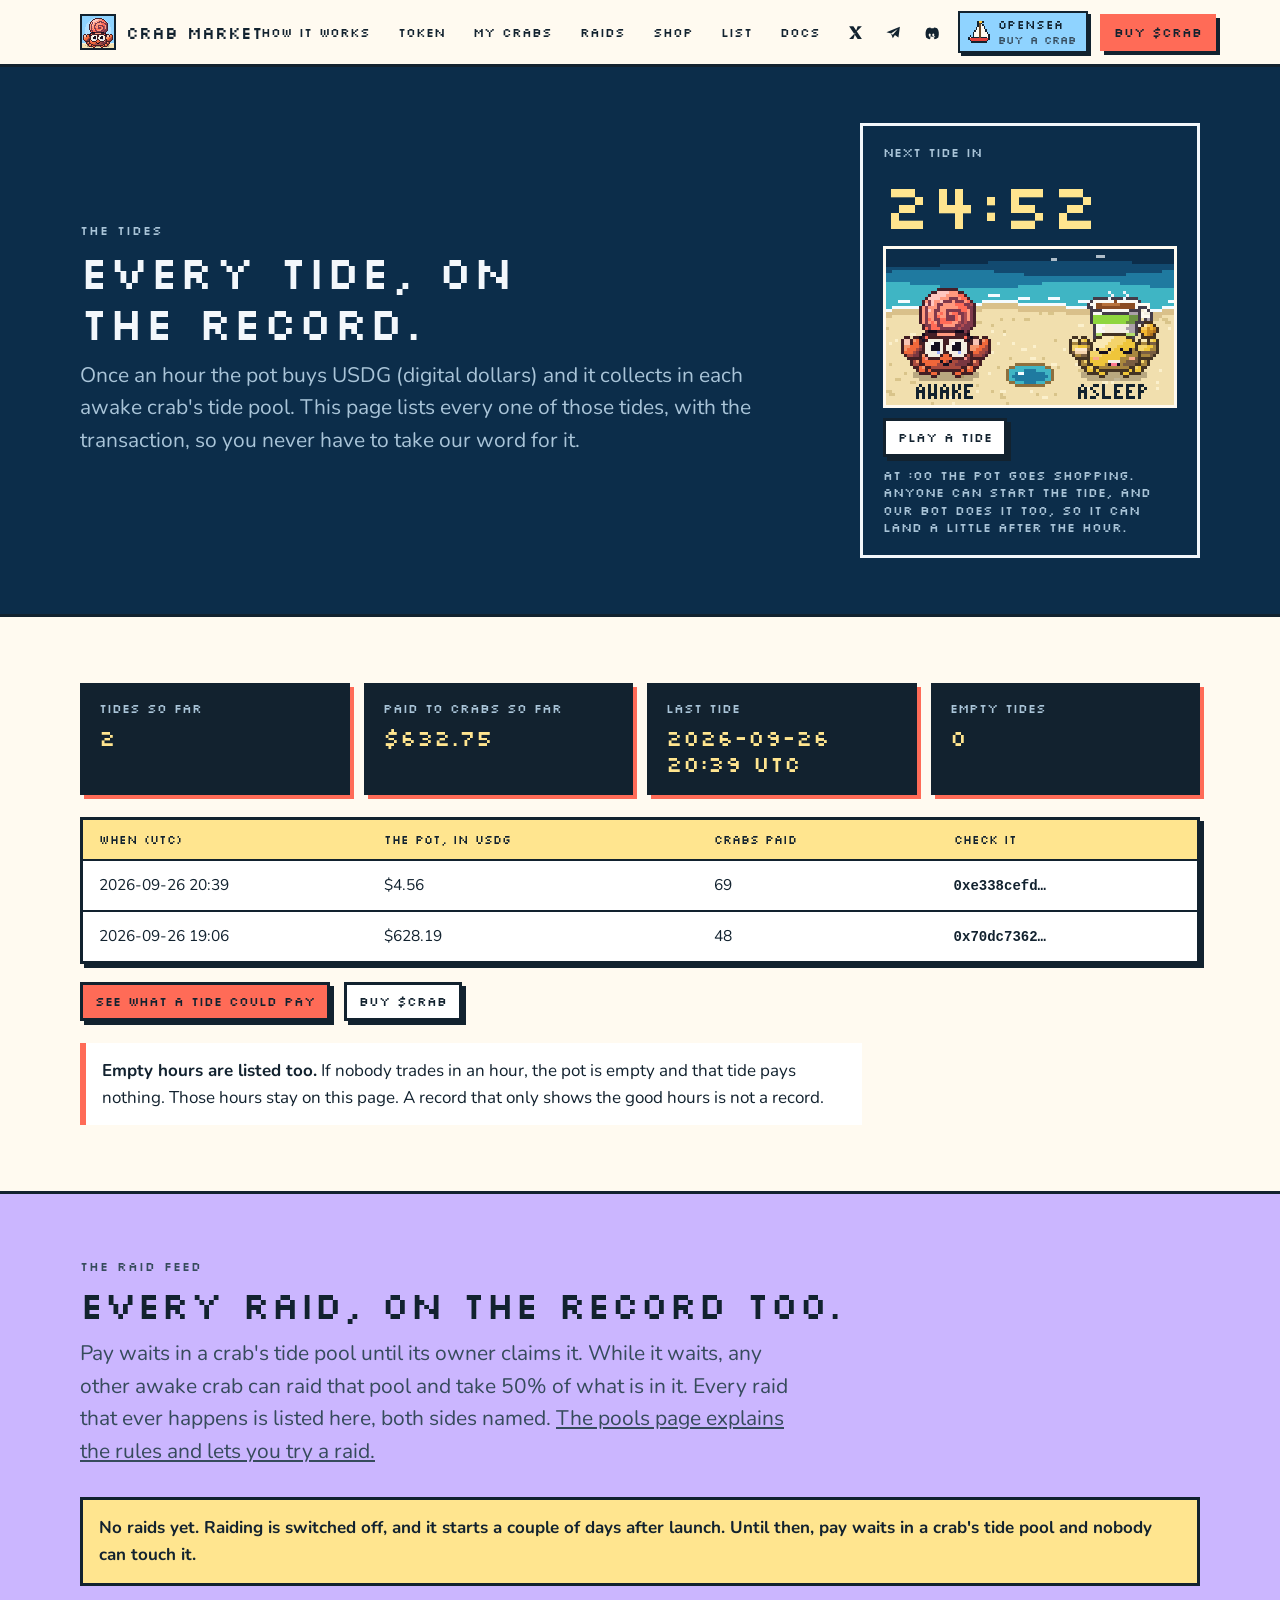
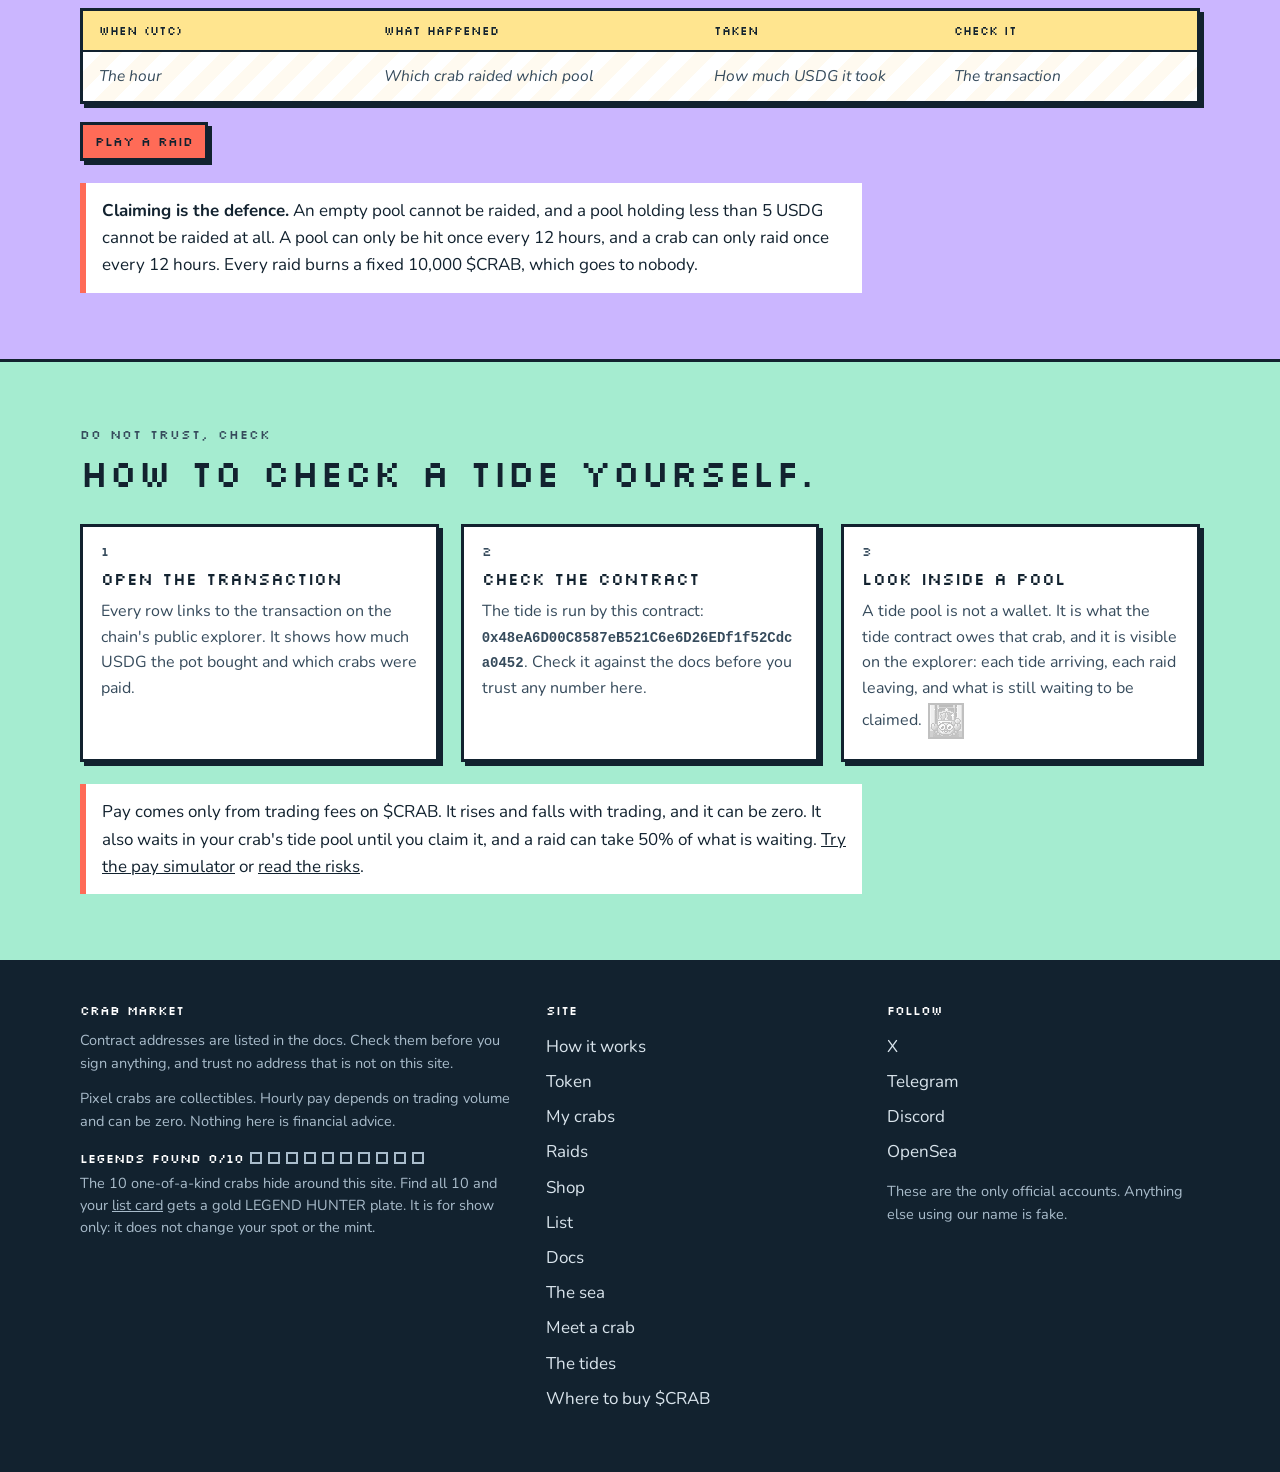
<file: tides/index.html>
<!doctype html>
<html lang="en">
<head>
<meta charset="utf-8">
<meta name="viewport" content="width=device-width, initial-scale=1">
<title>The tides, on the record | Crab Market</title>
<meta name="description" content="Every hourly tide of Crab Market: how big the pot was, what it bought, how many crabs were paid, and the transaction to check it yourself.">
<link rel="canonical" href="https://crabmarket.io/tides/">
<meta property="og:url" content="https://crabmarket.io/tides/">
<meta property="og:type" content="website">
<meta property="og:title" content="The tides, on the record | Crab Market">
<meta property="og:description" content="Every hourly tide: the pot, what it bought, how many crabs were paid, and the transaction to check it yourself.">
<meta property="og:image" content="https://crabmarket.io/img/og.png">
<meta name="twitter:card" content="summary_large_image">
<meta name="theme-color" content="#fffaf0">
<link rel="icon" href="/img/favicon.png" type="image/png">
<link rel="preconnect" href="https://fonts.googleapis.com">
<link rel="preconnect" href="https://fonts.gstatic.com" crossorigin>
<link href="https://fonts.googleapis.com/css2?family=Nunito:wght@400;600;700;800&family=Silkscreen&display=swap" rel="stylesheet">
<link rel="stylesheet" href="/css/site.css?v=1790445814">
<link rel="stylesheet" href="/css/tides.css?v=1790445814">
</head>
<body>
<header id="top"></header>
<main>

<section class="band sea" style="padding-block:clamp(32px,5vw,56px)" data-check="hero">
  <div class="wrap td-hero">
    <div class="head" style="margin:0"><span class="eyebrow">The tides</span><h1 class="pix td-h1">Every tide, on the record.</h1><p class="lede">Once an hour the pot buys <span data-cfg="payouts.assets">USDG (digital dollars)</span> and it collects in each awake crab's tide pool. This page lists every one of those tides, with the transaction, so you never have to take our word for it.</p></div>
    <div class="td-clock" role="timer" aria-live="off" data-tideclock><span class="lab">Next tide in</span><span class="digits" id="tdDigits">00:00</span><div class="bar"><i id="tdBar"></i></div><span class="lab" id="tdClockNote">The token is not live yet, so this clock only shows the rhythm.</span></div>
  </div>
</section>

<section class="band" id="record" data-check="record">
  <div class="wrap">
    <div class="td-tiles" id="tdTiles">
      <div class="td-tile"><span class="lab">Tides so far</span><b id="tTides">0</b></div>
      <div class="td-tile"><span class="lab">Paid to crabs so far</span><b id="tPaid">Nothing yet</b></div>
      <div class="td-tile"><span class="lab">Last tide</span><b id="tLast">None yet</b></div>
      <div class="td-tile"><span class="lab">Empty tides</span><b id="tEmpty">0</b></div>
    </div>
    <p class="banner" id="tdState" role="status" style="margin-top:22px">No tides yet. <span data-cfg="token.symbol">$CRAB</span> is not live, so the pot has never filled and no crab has been paid. When the first tide comes in, it shows up here.</p>
    <div class="td-table" id="tdTable" role="table" aria-label="Hourly tides, newest first">
      <div class="td-row td-head" role="row"><span role="columnheader">When (UTC)</span><span role="columnheader">The pot, in <span data-cfg="payouts.symbol">USDG</span></span><span role="columnheader">Crabs paid</span><span role="columnheader">Check it</span></div>
      <div id="tdRows"></div>
    </div>
    <div class="row" style="margin-top:18px"><button class="btn" type="button" id="tdMore" hidden>Show older tides</button><a class="btn go sm" href="/token/#sim" id="tdSim">See what a tide could pay</a><a class="btn sm" href="/list/" data-cta>Get on the list</a></div>
    <p class="note" id="tdNote"><b>Empty hours are listed too.</b> If nobody trades in an hour, the pot is empty and that tide pays nothing. Those hours stay on this page. A record that only shows the good hours is not a record.</p>
  </div>
</section>

<section class="band lilac" id="raids" data-check="raids">
  <div class="wrap">
    <div class="head"><span class="eyebrow">The raid feed</span><h2>Every raid, on the record too.</h2><p class="lede">Pay waits in a crab's tide pool until its owner claims it. While it waits, any other awake crab can raid that pool and take <span data-cfg="raid.takePct">50</span>% of what is in it. Every raid that ever happens is listed here, both sides named. <a href="/raids/">The pools page explains the rules and lets you try a raid.</a></p></div>
    <p class="banner" id="rdState" role="status">No raids yet.</p>
    <div class="td-table" id="rdTable" role="table" aria-label="Raids, newest first">
      <div class="td-row td-head" role="row"><span role="columnheader">When (UTC)</span><span role="columnheader">What happened</span><span role="columnheader">Taken</span><span role="columnheader">Check it</span></div>
      <div id="rdRows"></div>
    </div>
    <div class="row" style="margin-top:18px"><button class="btn" type="button" id="rdMore" hidden>Show older raids</button><a class="btn go sm" href="/raids/">Play a raid</a></div>
    <p class="note"><b>Claiming is the defence.</b> An empty pool cannot be raided, and a pool holding less than <span data-cfg="raid.minPool">5</span> <span data-cfg="payouts.symbol">USDG</span> cannot be raided at all. A pool can only be hit once every <span data-cfg="raid.cooldownHours">12</span> hours, and a crab can only raid once every <span data-cfg="raid.cooldownHours">12</span> hours. Every raid burns a fixed <span data-cfg="raid.fee">10,000</span> <span data-cfg="token.symbol">$CRAB</span>, which goes to nobody.</p>
  </div>
</section>

<section class="band mint" id="check" data-check="check">
  <div class="wrap">
    <div class="head"><span class="eyebrow">Do not trust, check</span><h2>How to check a tide yourself.</h2></div>
    <div class="grid g3">
      <article class="card"><span class="n">1</span><h3>Open the transaction</h3><p>Every row links to the transaction on the chain's public explorer. It shows how much <span data-cfg="payouts.symbol">USDG</span> the pot bought and which crabs were paid.</p></article>
      <article class="card"><span class="n">2</span><h3>Check the contract</h3><p id="tdEngine">The contract that runs the tide is not deployed yet. Its address will be listed here and in the docs, and nowhere else first.</p></article>
      <article class="card"><span class="n">3</span><h3>Look inside a pool</h3><p>A tide pool is not a wallet. It is what the tide contract owes that crab, and it is visible on the explorer: each tide arriving, each raid leaving, and what is still waiting to be claimed. <span data-hunt="tides"></span></p></article>
    </div>
    <p class="note">Pay comes only from trading fees on <span data-cfg="token.symbol">$CRAB</span>. It rises and falls with trading, and it can be zero. It also waits in your crab's tide pool until you claim it, and a raid can take <span data-cfg="raid.takePct">50</span>% of what is waiting. <a href="/token/#sim">Try the pay simulator</a> or <a href="/docs/#risks">read the risks</a>.</p>
  </div>
</section>

</main>
<footer id="foot"></footer>
<script src="/config.js?v=1790445814"></script>
<script src="/js/art/engine.js?v=1790445814"></script>
<script src="/js/art/crab.js?v=1790445814"></script>
<script src="/js/art/world.js?v=1790445814"></script>
<script src="/js/ui.js?v=1790445814"></script>
<script src="/js/tides.js?v=1790445814"></script>
<script src="/js/beach.js?v=1790445814"></script>
<script src="/js/tideclock.js?v=1790445814"></script>
<script src="/js/hunt.js?v=1790445814"></script>
</body>
</html>
</file>
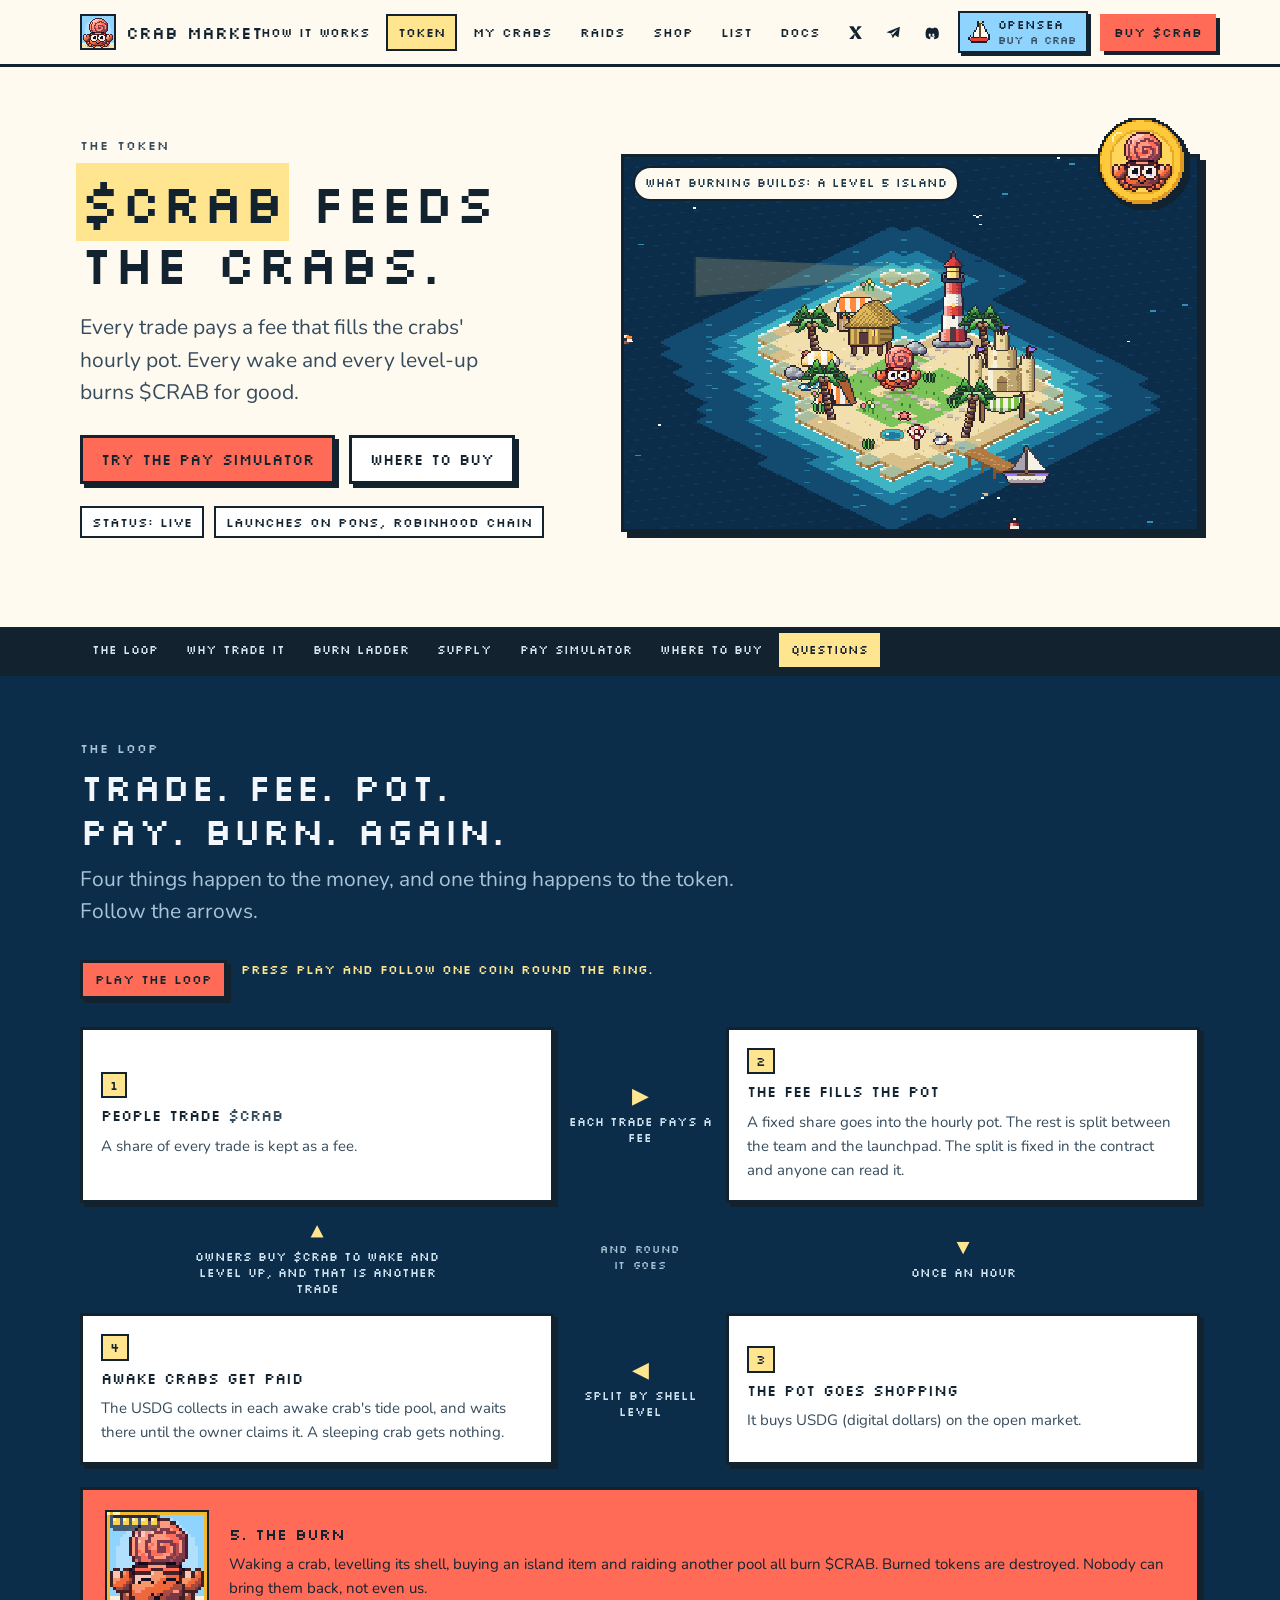
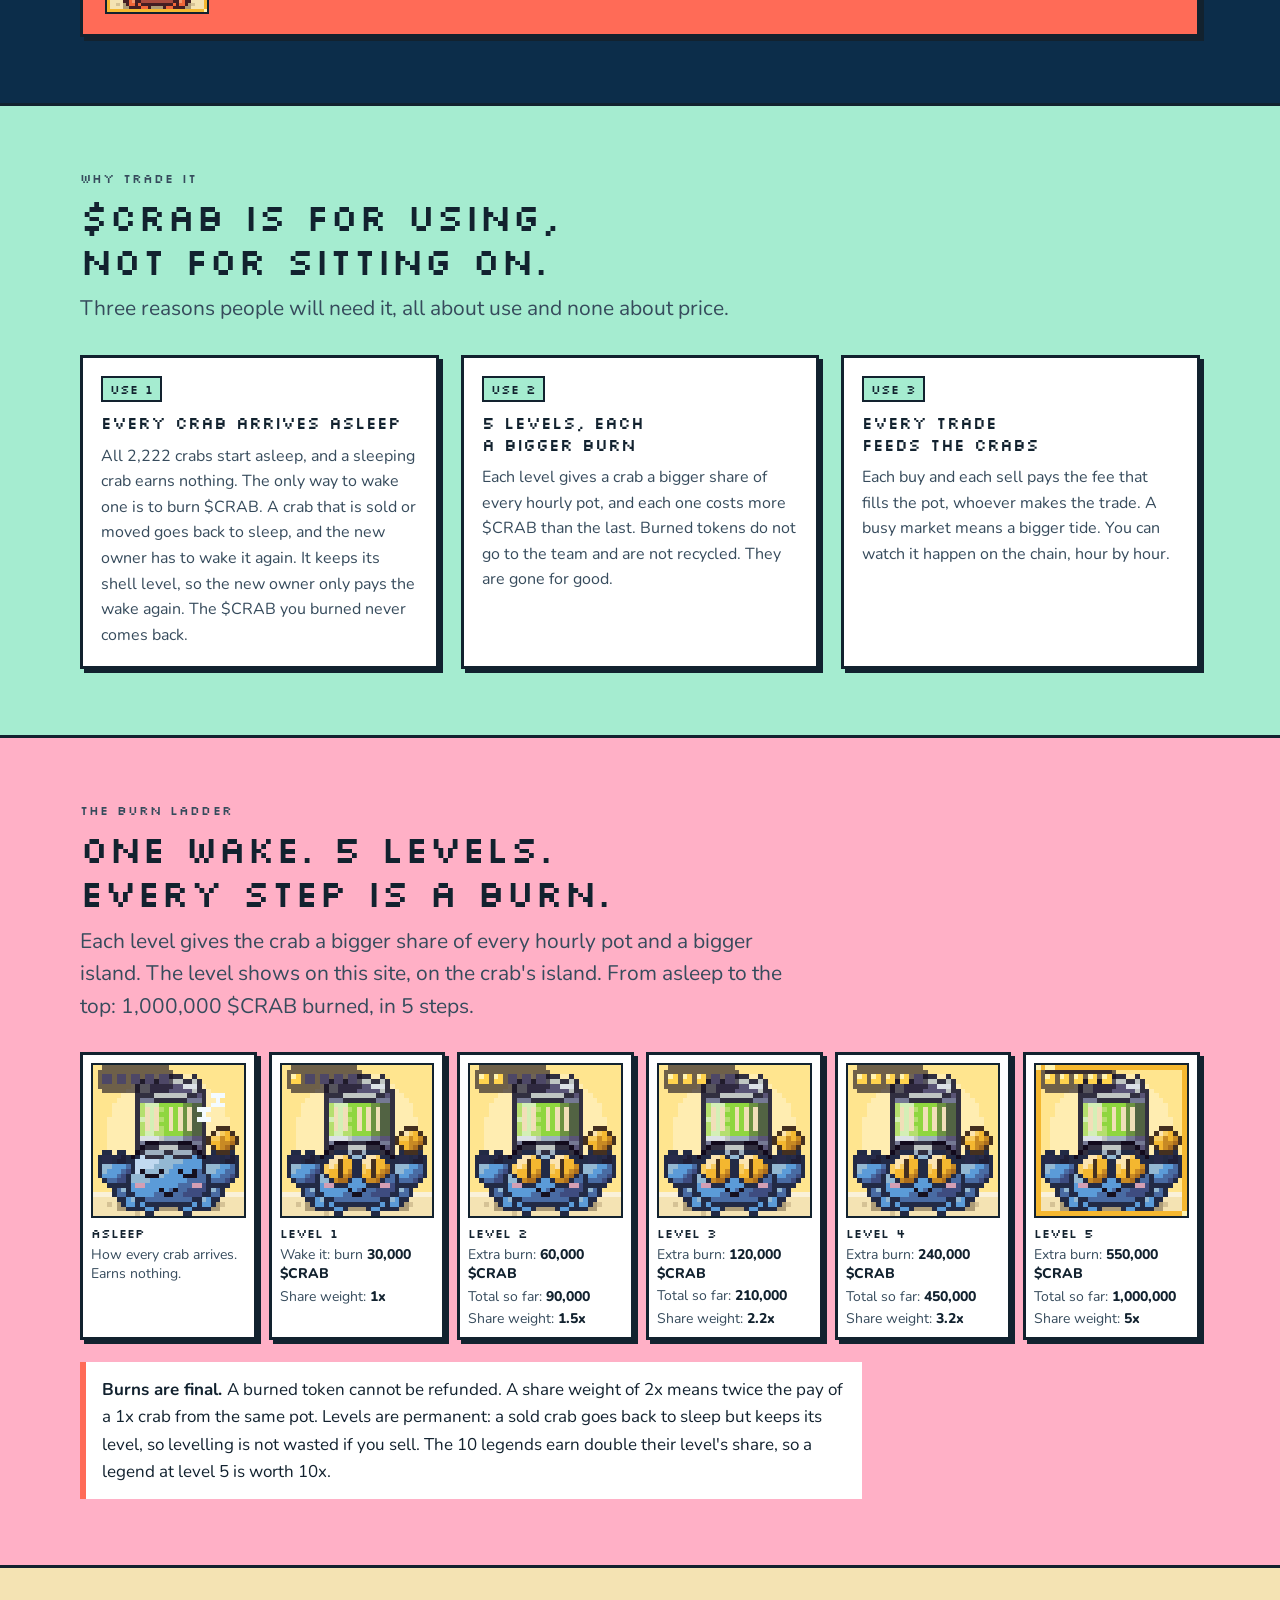
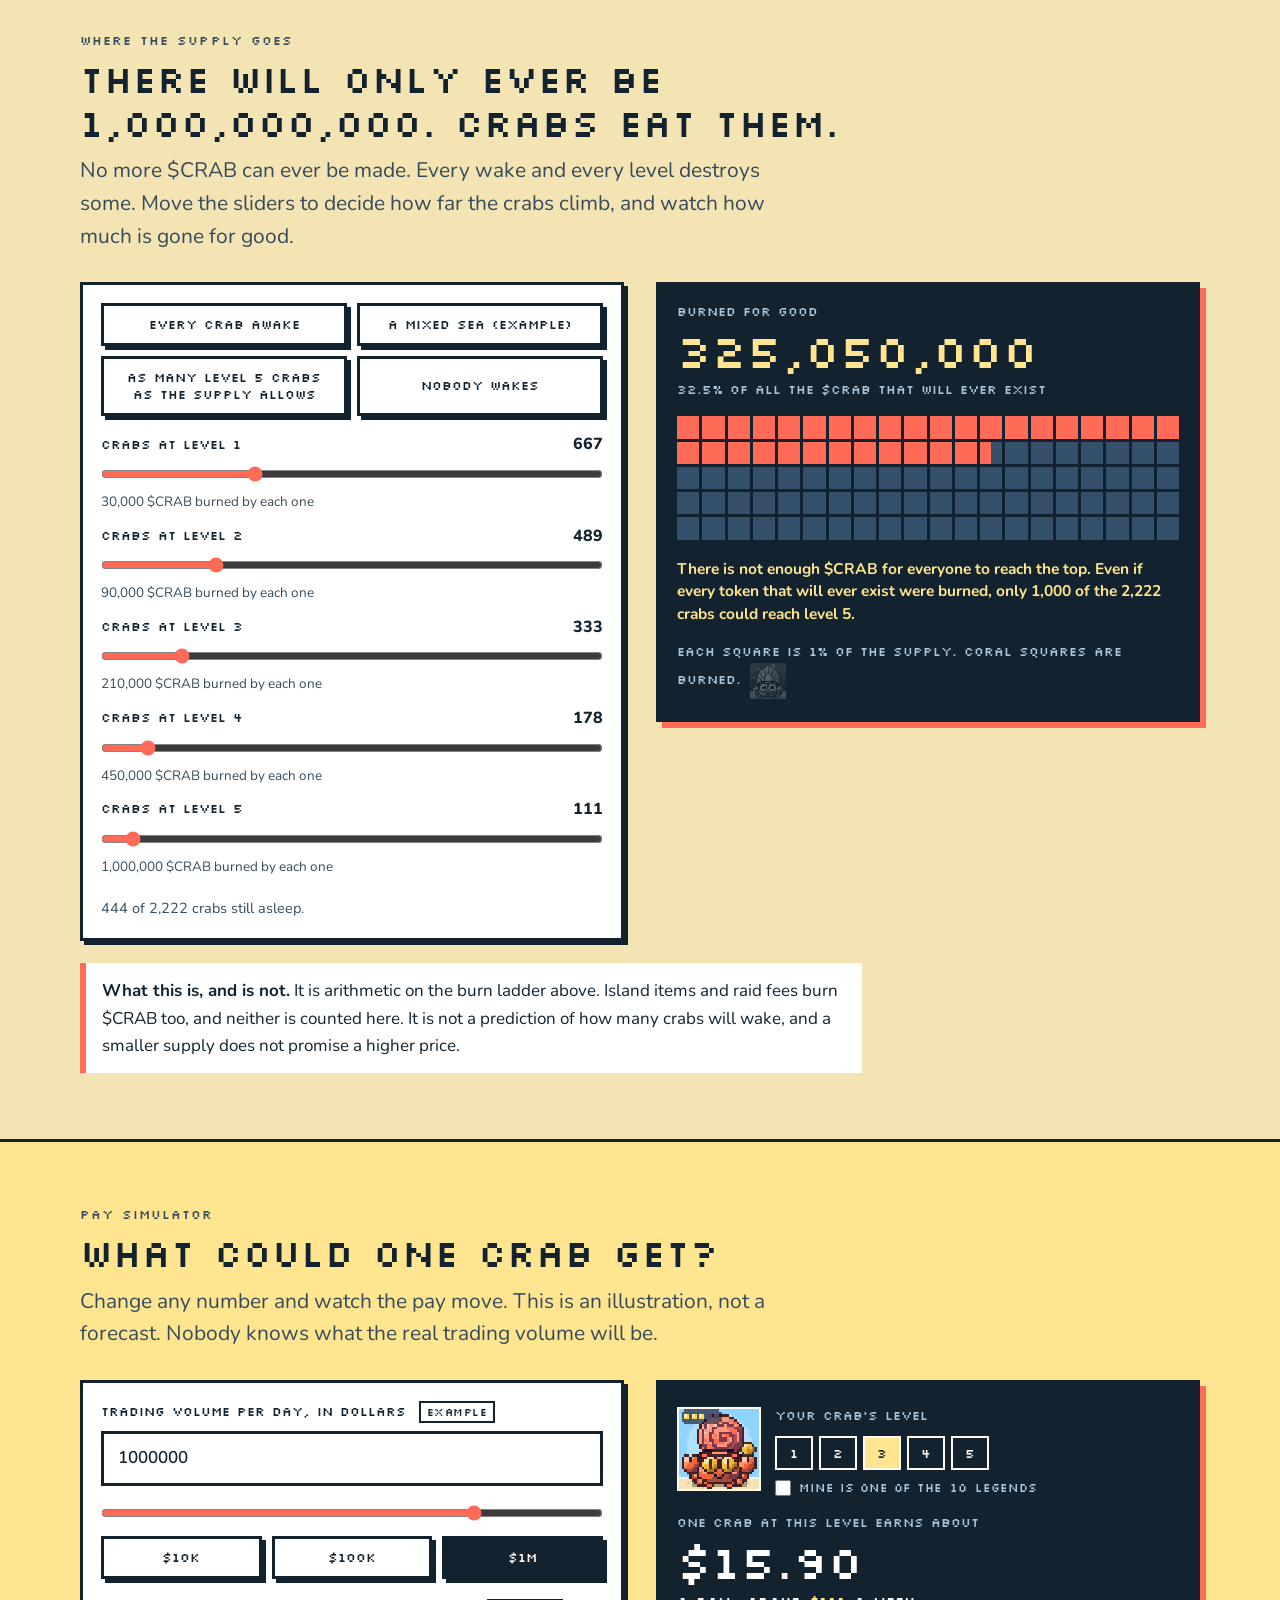
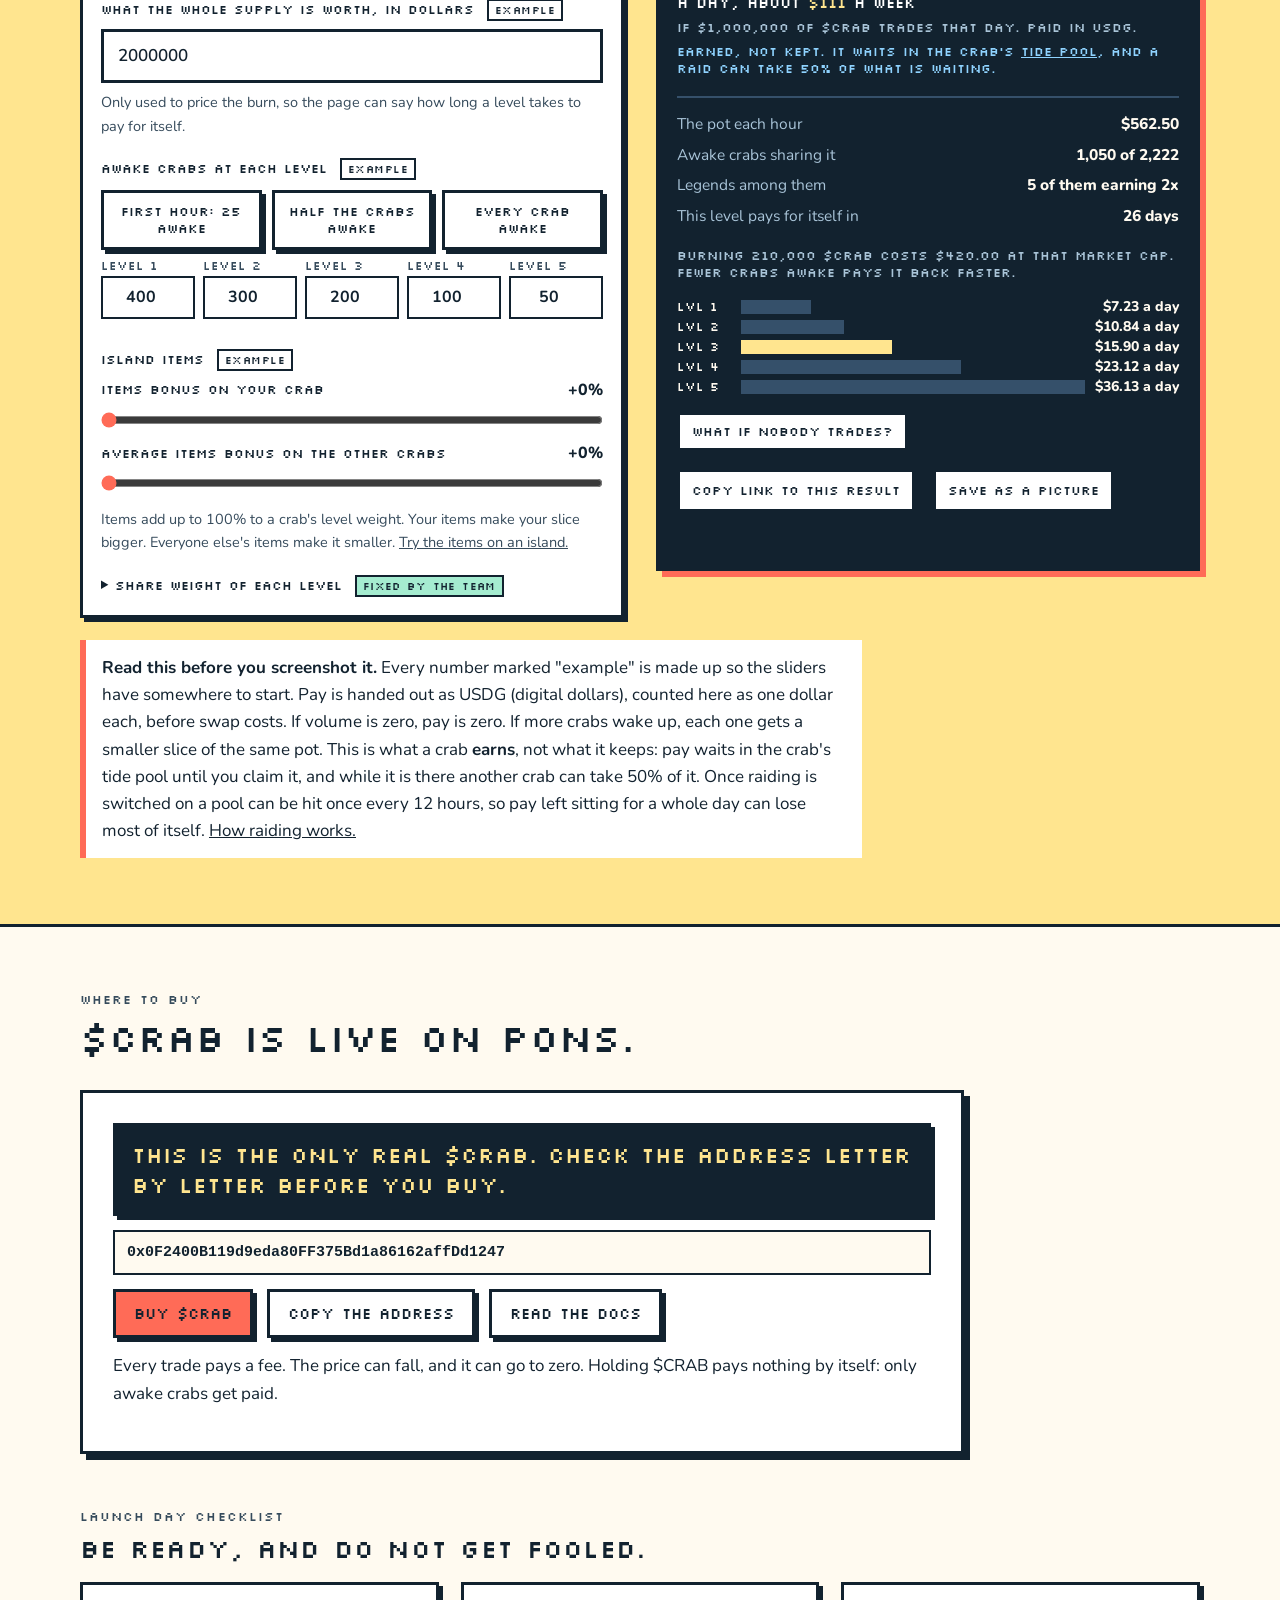
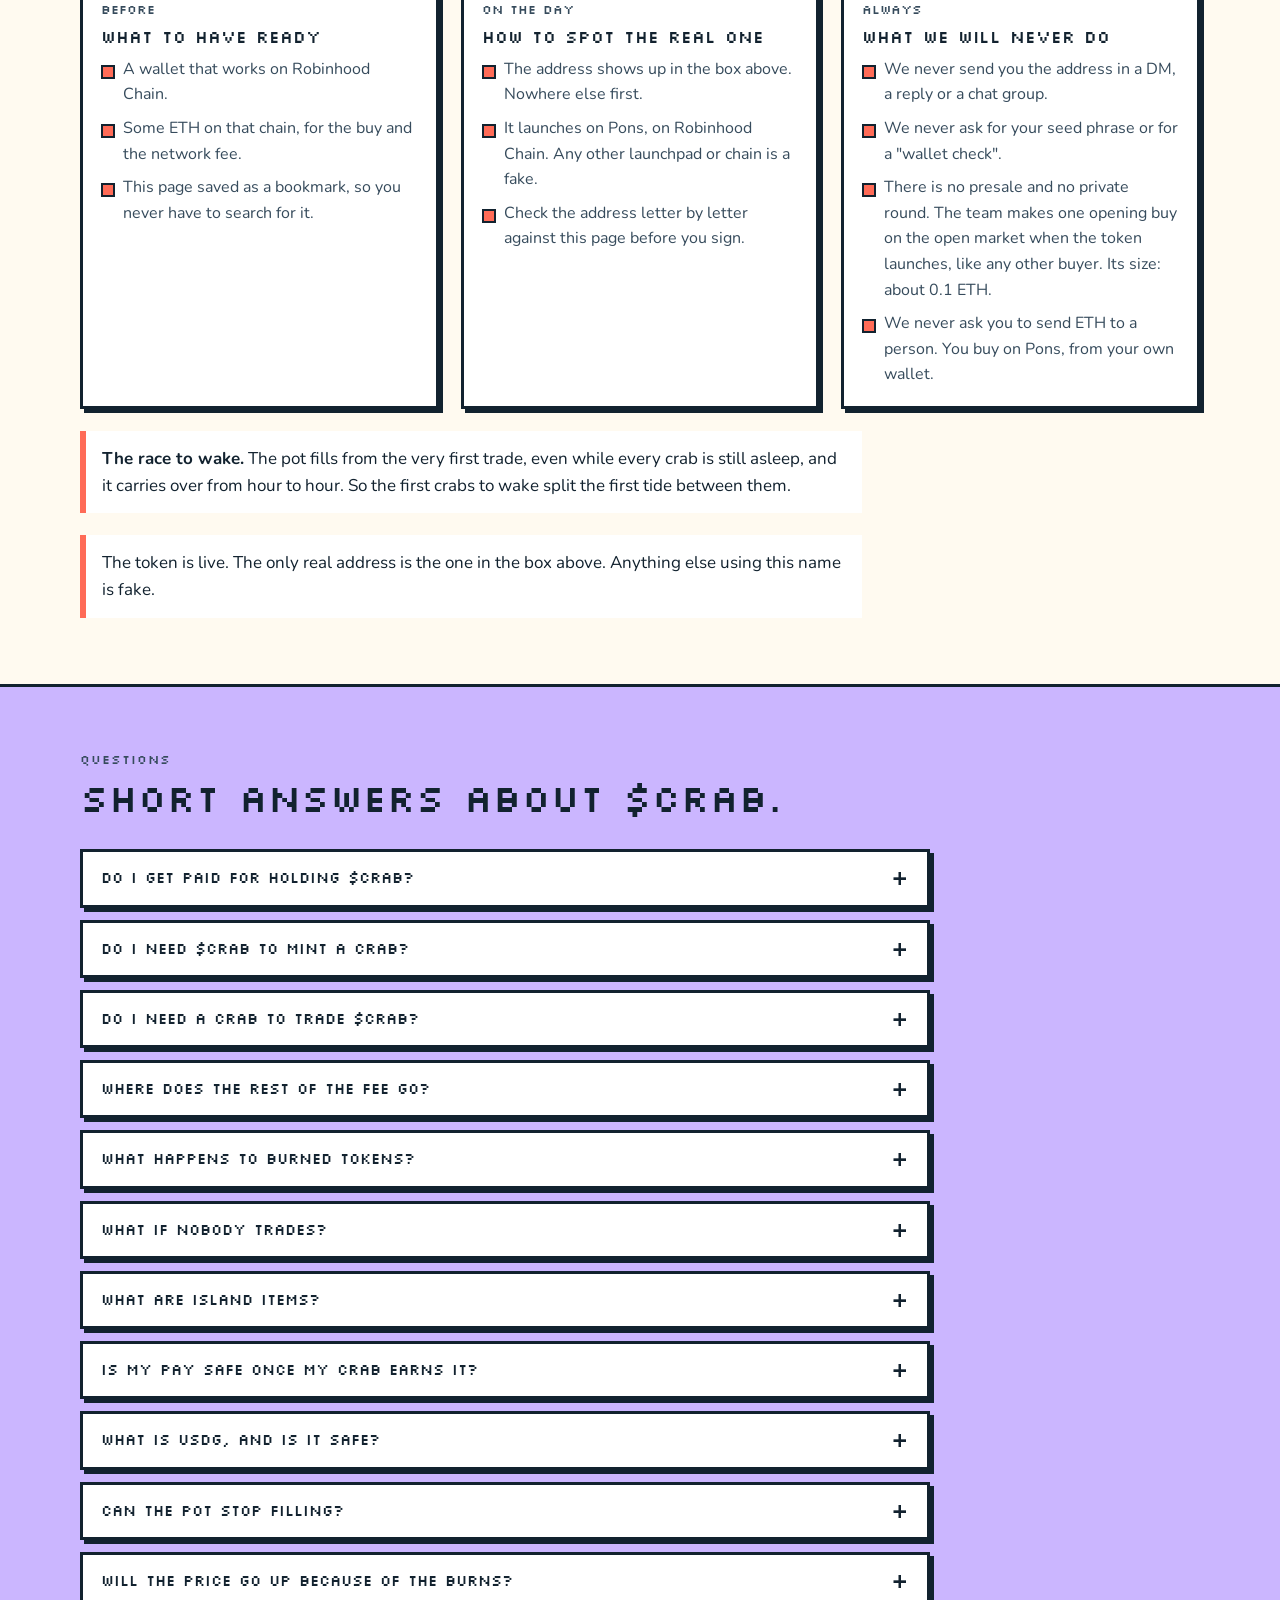
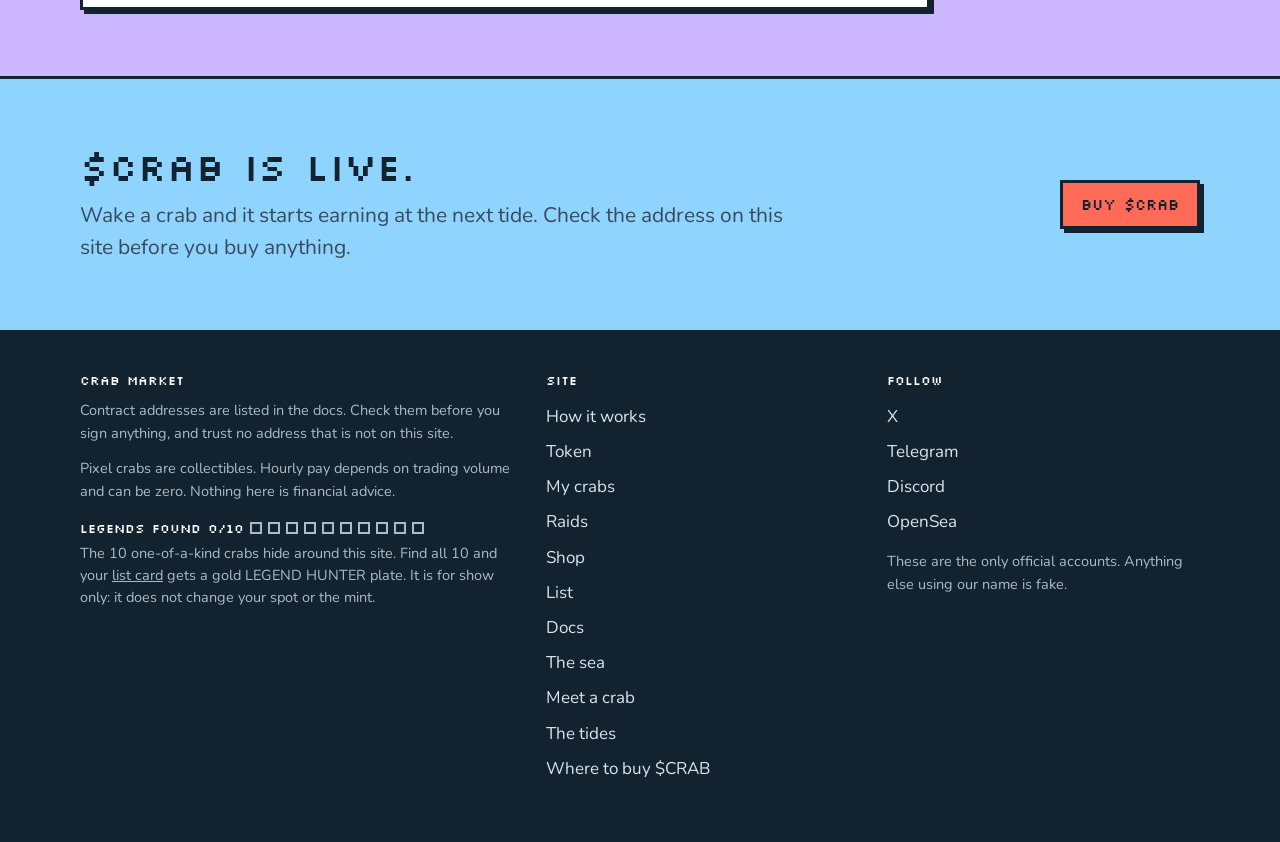
<file: token/index.html>
<!doctype html>
<html lang="en">
<head>
<meta charset="utf-8">
<meta name="viewport" content="width=device-width, initial-scale=1">
<title>$CRAB, the token | Crab Market</title>
<meta name="description" content="$CRAB is the token of Crab Market. Every trade pays a fee, a fixed share fills an hourly pot, and the pot buys USDG, digital dollars, for the crabs that are awake.">
<link rel="canonical" href="https://crabmarket.io/token/">
<meta property="og:url" content="https://crabmarket.io/token/">
<meta property="og:type" content="website">
<meta property="og:title" content="$CRAB, the token | Crab Market">
<meta property="og:description" content="Every trade feeds the hourly pot. Every wake and level-up burns $CRAB for good. See the loop and try the pay simulator.">
<meta property="og:image" content="https://crabmarket.io/img/og-token.png">
<meta name="twitter:card" content="summary_large_image">
<meta name="theme-color" content="#fffaf0">
<link rel="icon" href="/img/favicon.png" type="image/png">
<link rel="preconnect" href="https://fonts.googleapis.com">
<link rel="preconnect" href="https://fonts.gstatic.com" crossorigin>
<link href="https://fonts.googleapis.com/css2?family=Nunito:wght@400;600;700;800&family=Silkscreen&display=swap" rel="stylesheet">
<link rel="stylesheet" href="/css/site.css?v=1790445814">
<link rel="stylesheet" href="/css/token.css?v=1790445814">
</head>
<body>
<header id="top"></header>
<main>

<section class="tk-hero" data-check="hero">
  <div class="wrap">
    <div>
      <span class="eyebrow">The token</span>
      <h1><em><span data-cfg="token.symbol">$CRAB</span></em> feeds the crabs.</h1>
      <p class="lede">Every trade pays a fee that fills the crabs' hourly pot. Every wake and every level-up burns <span data-cfg="token.symbol">$CRAB</span> for good.</p>
      <div class="row">
        <a class="btn go" href="#sim" data-check="cta">Try the pay simulator</a>
        <a class="btn" href="#buy">Where to buy</a>
      </div>
      <ul class="facts" aria-label="Key facts">
        <li id="factLive">Status: not live yet</li>
        <li>Launches on <span data-cfg="token.launchpad">Pons</span>, <span data-cfg="collection.chainName">Robinhood Chain</span></li>
      </ul>
    </div>
    <div class="stage">
      <span class="tag">What burning builds: a level 5 island</span>
      <img class="tk-hcoin" src="/img/coin.png" width="96" height="96" alt="The $CRAB token logo: the orange crab on a gold coin">
      <div class="frame"><canvas class="px" id="tkSea" role="img" aria-label="A top-level pixel island with a hermit crab walking on it"></canvas></div>
    </div>
  </div>
</section>

<nav class="tk-jump" id="tkJump" aria-label="On this page"><div class="wrap"><a href="#loop">The loop</a><a href="#why">Why trade it</a><a href="#ladder">Burn ladder</a><a href="#sink">Supply</a><a href="#sim">Pay simulator</a><a href="#buy">Where to buy</a><a href="#tfaq">Questions</a></div></nav>

<section class="band sea" id="loop" data-check="loop">
  <div class="wrap">
    <div class="head"><span class="eyebrow">The loop</span><h2>Trade. Fee. Pot. Pay. Burn. Again.</h2><p class="lede">Four things happen to the money, and one thing happens to the token. Follow the arrows.</p></div>
    <div class="row tk-play"><button class="btn go sm" type="button" id="tkPlay">Play the loop</button><p class="tk-cap" id="tkCap" role="status">Press play and follow one coin round the ring.</p></div>
    <div class="tk-loop" id="tkLoop"><i class="tk-coin" id="tkCoin" aria-hidden="true"></i>
      <div class="tk-ring">
        <div class="tk-node" data-step="a" style="grid-area:a"><span class="n">1</span><b>People trade <span data-cfg="token.symbol">$CRAB</span></b><span id="tkFee">A share of every trade is kept as a fee.</span></div>
        <div class="tk-arr ab" data-step="ab" style="grid-area:ab"><span>each trade pays a fee</span></div>
        <div class="tk-node" data-step="b" style="grid-area:b"><span class="n">2</span><b>The fee fills the pot</b><span id="tkSplit">A fixed share goes into the hourly pot. The rest is split between the team and the launchpad. The split is fixed in the contract and anyone can read it.</span></div>
        <div class="tk-arr bc" data-step="bc" style="grid-area:bc"><span>once an hour</span></div>
        <div class="tk-node" data-step="c" style="grid-area:c"><span class="n">3</span><b>The pot goes shopping</b><span>It buys <span data-cfg="payouts.assets">USDG (digital dollars)</span> on the open market.</span></div>
        <div class="tk-arr cd" data-step="cd" style="grid-area:cd"><span>split by shell level</span></div>
        <div class="tk-node" data-step="d" style="grid-area:d"><span class="n">4</span><b>Awake crabs get paid</b><span>The <span data-cfg="payouts.symbol">USDG</span> collects in each awake crab's tide pool, and waits there until the owner claims it. A sleeping crab gets nothing.</span></div>
        <div class="tk-arr da" data-step="da" style="grid-area:da"><span>owners buy <span data-cfg="token.symbol">$CRAB</span> to wake and level up, and that is another trade</span></div>
        <span class="tk-hub" aria-hidden="true" style="grid-area:mid">and round<br>it goes</span>
      </div>
      <div class="tk-burn" data-step="mid"><canvas class="px" id="tkBurn" width="32" height="32" role="img" aria-label="A crab at the top shell level"></canvas><b>5. The burn</b><span>Waking a crab, levelling its shell, buying an island item and raiding another pool all burn <span data-cfg="token.symbol">$CRAB</span>. Burned tokens are destroyed. Nobody can bring them back, not even us.</span></div>
    </div>
      </div>
</section>

<section class="band mint" id="why" data-check="why">
  <div class="wrap">
    <div class="head"><span class="eyebrow">Why trade it</span><h2><span data-cfg="token.symbol">$CRAB</span> is for using, not for sitting on.</h2><p class="lede">Three reasons people will need it, all about use and none about price.</p></div>
    <div class="grid g3 tk-swiperow" data-swipe tabindex="0" role="group" aria-label="Three uses of the token. On a phone, swipe sideways.">
      <article class="card tk-yes"><span class="n">Use 1</span><h3>Every crab arrives asleep</h3><p>All <span data-cfg="collection.supply">2,222</span> crabs start asleep, and a sleeping crab earns nothing. The only way to wake one is to burn <span data-cfg="token.symbol">$CRAB</span>. A crab that is sold or moved goes back to sleep, and the new owner has to wake it again. <span id="tkKept">Whether the shell level survives a sale is not decided yet.</span> The <span data-cfg="token.symbol">$CRAB</span> you burned never comes back.</p></article>
      <article class="card tk-yes"><span class="n">Use 2</span><h3><span data-cfg="token.levels">5</span> levels, each a bigger burn</h3><p>Each level gives a crab a bigger share of every hourly pot, and each one costs more <span data-cfg="token.symbol">$CRAB</span> than the last. Burned tokens do not go to the team and are not recycled. They are gone for good.</p></article>
      <article class="card tk-yes"><span class="n">Use 3</span><h3>Every trade feeds the crabs</h3><p>Each buy and each sell pays the fee that fills the pot, whoever makes the trade. A busy market means a bigger tide. You can watch it happen on the chain, hour by hour.</p></article>
    </div>
  </div>
</section>

<section class="band rose" id="ladder" data-check="ladder">
  <div class="wrap">
    <div class="head"><span class="eyebrow">The burn ladder</span><h2>One wake. <span data-cfg="token.levels">5</span> levels. Every step is a burn.</h2><p class="lede">Each level gives the crab a bigger share of every hourly pot and a bigger island. The level shows on this site, on the crab's island.<span id="tkLadderTop"></span></p></div>
    <div class="tk-ladder" id="tkLadder" data-swipe tabindex="0" role="group" aria-label="The burn ladder, asleep to level 5. On a phone, swipe sideways."></div>
    <p class="small dim tk-swipe">Swipe sideways to climb the ladder.</p>
    <p class="note" id="tkLadderNote"><b>Not set yet.</b> The exact burn for each step and the share each level gets will be set before launch and published here and in the docs. We will not guess them for you.</p>
  </div>
</section>

<section class="band sand" id="sink" data-check="sink">
  <div class="wrap">
    <div class="head"><span class="eyebrow">Where the supply goes</span><h2>There will only ever be <span data-cfg="token.supply">1,000,000,000</span>. Crabs eat them.</h2><p class="lede">No more <span data-cfg="token.symbol">$CRAB</span> can ever be made. Every wake and every level destroys some. Move the sliders to decide how far the crabs climb, and watch how much is gone for good.</p></div>
    <div class="tk-sink" id="tkSink">
      <form class="tk-inputs" id="tkSinkForm" autocomplete="off" onsubmit="return false">
        <div class="row tk-presets" id="tkSinkPresets" role="group" aria-label="Quick settings"></div>
        <div class="tk-sliders" id="tkSliders"></div>
        <p class="small dim" id="tkSinkMsg" role="status"></p>
      </form>
      <div class="tk-out">
        <div class="tk-big" aria-live="polite" aria-atomic="true"><span class="lab">Burned for good</span><b id="sBurn">0</b><span class="lab"><span id="sPct">0%</span> of all the <span data-cfg="token.symbol">$CRAB</span> that will ever exist</span></div>
        <div class="tk-cells" id="tkCells" role="img" aria-label="One hundred squares. Each square is one percent of the supply."></div>
        <p class="tk-fact" id="sinkFact"></p>
        <p class="lab">Each square is 1% of the supply. Coral squares are burned. <span data-hunt="token"></span></p>
      </div>
    </div>
    <p class="note" id="sinkNote"><b>What this is, and is not.</b> It is arithmetic on the burn ladder above. Island items and raid fees burn <span data-cfg="token.symbol">$CRAB</span> too, and neither is counted here. It is not a prediction of how many crabs will wake, and a smaller supply does not promise a higher price.</p>
  </div>
</section>

<section class="band butter" id="sim" data-check="sim">
  <div class="wrap">
    <div class="head"><span class="eyebrow">Pay simulator</span><h2>What could one crab get?</h2><p class="lede">Change any number and watch the pay move. This is an illustration, not a forecast. Nobody knows what the real trading volume will be.</p></div>
    <div class="tk-sim">
      <form class="tk-inputs" id="tkForm" autocomplete="off" onsubmit="return false">
        <div class="field">
          <label for="vol">Trading volume per day, in dollars <span class="tk-chip">example</span></label>
          <input id="vol" type="number" inputmode="decimal" min="0" step="1000" value="1000000">
          <input id="volRange" type="range" min="0" max="100" step="1" value="75" aria-label="Trading volume slider">
          <div class="row tk-presets" id="tkPresets" role="group" aria-label="Example volumes"></div>
        </div>
        <div class="tk-two" hidden>  <!-- the fee and the pot share are fixed by the team and deliberately not discussed on the page: kept in the DOM so the maths and the shared links keep working -->
          <div class="field"><label for="fee">Fee on each trade, % <span class="tk-chip" id="feeChip">example</span></label><input id="fee" type="number" inputmode="decimal" min="0" max="100" step="0.1" value="2"></div>
          <div class="field"><label for="pot">Share of the fee that fills the pot, % <span class="tk-chip" id="potChip">example</span></label><input id="pot" type="number" inputmode="decimal" min="0" max="100" step="1" value="50"></div>
        </div>
        <div class="field"><label for="fdv">What the whole supply is worth, in dollars <span class="tk-chip">example</span></label><input id="fdv" type="number" inputmode="decimal" min="0" step="100000" value="2000000"><p class="small dim" style="margin:0">Only used to price the burn, so the page can say how long a level takes to pay for itself.</p></div>
        <fieldset class="tk-set">
          <legend>Awake crabs at each level <span class="tk-chip">example</span></legend>
          <div class="row tk-presets" id="tkAwakePresets" role="group" aria-label="Example crowds"></div>
          <div class="tk-lvgrid" id="tkAwake"></div>
          <p class="small dim" id="tkAwakeMsg" role="status"></p>
        </fieldset>
        <fieldset class="tk-set" id="tkItems">
          <legend>Island items <span class="tk-chip">example</span></legend>
          <div class="tk-slider"><label for="ibMine">Items bonus on your crab</label><output for="ibMine" id="ibMineOut">+0%</output><input id="ibMine" type="range" min="0" max="100" step="5" value="0"></div>
          <div class="tk-slider"><label for="ibOthers">Average items bonus on the other crabs</label><output for="ibOthers" id="ibOthersOut">+0%</output><input id="ibOthers" type="range" min="0" max="100" step="5" value="0"></div>
          <p class="small dim">Items add up to <span data-cfg="items.capPct">100</span>% to a crab's level weight. Your items make your slice bigger. Everyone else's items make it smaller. <a href="/shop/">Try the items on an island.</a></p>
        </fieldset>
        <details class="tk-adv">
          <summary>Share weight of each level <span class="tk-chip" id="wChip">example</span></summary>
          <div><p class="small dim">A crab with weight 3 gets three times the pay of a crab with weight 1. The real weights are set before launch.</p><div class="tk-lvgrid" id="tkWeights"></div></div>
        </details>
      </form>
      <div class="tk-out">
        <div class="tk-pick"><canvas class="px" id="tkCrab" width="32" height="32" role="img" aria-label="Your crab at the chosen level"></canvas><div><span class="lab">Your crab's level</span><div class="lv" id="tkLv" role="group" aria-label="Your crab's level" style="margin-top:8px"></div>
          <label class="tk-legend" id="tkLegendWrap"><input type="checkbox" id="tkLegend"> Mine is one of the <span data-cfg="collection.legendaries">10</span> legends</label></div></div>
        <div class="tk-big" aria-live="polite" aria-atomic="true"><span class="lab">One crab at this level earns about</span><b id="oDay">$0.00</b><span class="lab tk-week">a day, about <span id="oWeek">$0</span> a week</span><span class="lab">IF <span id="oVol">$0</span> of <span data-cfg="token.symbol">$CRAB</span> trades that day. Paid in <span data-cfg="payouts.symbol">USDG</span>.</span><span class="lab tk-warn">Earned, not kept. It waits in the crab's <a href="/raids/">tide pool</a>, and a raid can take <span data-cfg="raid.takePct">50</span>% of what is waiting.</span></div>
        <dl class="tk-chain">
          <dt hidden>Fees collected per day</dt><dd id="oFees" hidden>$0</dd>
          <dt hidden>Into the pot per day</dt><dd id="oPotDay" hidden>$0</dd>
          <dt>The pot each hour</dt><dd id="oPotHour">$0</dd>
          <dt>Awake crabs sharing it</dt><dd id="oAwake">0</dd>
          <dt>Legends among them</dt><dd id="oLegends">none</dd>
          <dt>This level pays for itself in</dt><dd id="oBack">-</dd>
        </dl>
        <p class="lab" id="oBackNote"></p>
        <div class="tk-bars" id="tkBars" role="img" aria-label="Pay per crab per day at each level"></div>
        <button class="btn sm" type="button" id="tkZero">What if nobody trades?</button>
        <div class="tk-share"><button class="btn sm" type="button" id="tkCopy">Copy link to this result</button><button class="btn sm" type="button" id="tkSave">Save as a picture</button></div>
        <p class="small tk-msg" id="tkMsg" role="status"></p>
      </div>
    </div>
    <p class="note"><b>Read this before you screenshot it.</b> Every number marked "example" is made up so the sliders have somewhere to start. Pay is handed out as <span data-cfg="payouts.assets">USDG (digital dollars)</span>, counted here as one dollar each, before swap costs. If volume is zero, pay is zero. If more crabs wake up, each one gets a smaller slice of the same pot. This is what a crab <b>earns</b>, not what it keeps: pay waits in the crab's tide pool until you claim it, and while it is there another crab can take <span data-cfg="raid.takePct">50</span>% of it. Once raiding is switched on a pool can be hit once every <span data-cfg="raid.cooldownHours">12</span> hours, so pay left sitting for a whole day can lose most of itself. <a href="/raids/">How raiding works.</a></p>
  </div>
</section>

<section class="band" id="buy" data-check="buy">
  <div class="wrap">
    <div class="head"><span class="eyebrow">Where to buy</span><h2 id="buyTitle"><span data-cfg="token.symbol">$CRAB</span> is not live.</h2></div>
    <div class="tk-buy off" id="tkBuy">
      <p class="tk-shout" id="buyShout">There is no <span data-cfg="token.symbol">$CRAB</span> token today. Any token using this name right now is fake.</p>
      <p id="buyBody">When it launches it will launch on <span data-cfg="token.launchpad">Pons</span>, on <span data-cfg="collection.chainName">Robinhood Chain</span>. The contract address and the buy button will appear in this box, on this site, and nowhere else first. Do not trust an address from a reply, a DM or a chat group.</p>
      <div class="row" id="buyRow"><a class="btn go" href="/list/" data-cta>Get on the list</a><a class="btn" href="/docs/">Read the docs</a></div>
    </div>
    <div class="head tk-ready" id="ready"><span class="eyebrow">Launch day checklist</span><h3 class="pix">Be ready, and do not get fooled.</h3></div>
    <div class="grid g3">
      <article class="card"><span class="n">Before</span><h3>What to have ready</h3><ul class="tk-ticks"><li>A wallet that works on <span data-cfg="collection.chainName">Robinhood Chain</span>.</li><li>Some ETH on that chain, for the buy and the network fee.</li><li>This page saved as a bookmark, so you never have to search for it.</li></ul></article>
      <article class="card"><span class="n">On the day</span><h3>How to spot the real one</h3><ul class="tk-ticks"><li>The address shows up in the box above. Nowhere else first.</li><li>It launches on <span data-cfg="token.launchpad">Pons</span>, on <span data-cfg="collection.chainName">Robinhood Chain</span>. Any other launchpad or chain is a fake.</li><li>Check the address letter by letter against this page before you sign.</li></ul></article>
      <article class="card"><span class="n">Always</span><h3>What we will never do</h3><ul class="tk-ticks"><li>We never send you the address in a DM, a reply or a chat group.</li><li>We never ask for your seed phrase or for a "wallet check".</li><li id="tkNoPresale" hidden>There is no presale and no private round. The team makes one opening buy on the open market when the token launches, like any other buyer. <span id="tkFirstBuy">Its size is published before launch.</span></li>
<li>We never ask you to send ETH to a person. You buy on <span data-cfg="token.launchpad">Pons</span>, from your own wallet.</li></ul></article>
    </div>
    <p class="note" id="raceNote"><b>The race to wake.</b> The pot fills from the very first trade, even while every crab is still asleep, and it carries over from hour to hour. So the first crabs to wake split the first tide between them.</p>
    <p class="note" id="readyNote" hidden>The address appears on this page the minute the token is live. Until then the box above stays yellow, and anything for sale under this name is fake.</p>
  </div>
</section>

<section class="band lilac" id="tfaq" data-check="faq">
  <div class="wrap">
    <div class="head"><span class="eyebrow">Questions</span><h2>Short answers about <span data-cfg="token.symbol">$CRAB</span>.</h2></div>
    <div class="faq">
      <details><summary><span>Do I get paid for holding <span data-cfg="token.symbol">$CRAB</span>?</span></summary><div><p>No. Only awake crabs get paid. The token is what you burn to wake a crab and to level it up.</p></div></details>
      <details><summary><span>Do I need <span data-cfg="token.symbol">$CRAB</span> to mint a crab?</span></summary><div><p>No. The mint is <span data-cfg="collection.mintPrice">free</span>. You need <span data-cfg="token.symbol">$CRAB</span> afterwards, to wake the crab.</p></div></details>
      <details><summary><span>Do I need a crab to trade <span data-cfg="token.symbol">$CRAB</span>?</span></summary><div><p>No. Anyone can trade it once it is live. Every trade feeds the pot, whoever makes it.</p></div></details>
      <details><summary><span>Where does the rest of the fee go?</span></summary><div><p id="tkRest">To the team and to the launchpad. The split is fixed in the contract and anyone can read it.</p></div></details>
      <details><summary><span>What happens to burned tokens?</span></summary><div><p>They are destroyed. They do not go to the team, to a treasury or back into the pot. The supply gets smaller by that amount, for good.</p></div></details>
      <details><summary><span>What if nobody trades?</span></summary><div><p>Then the pot is empty and that hour pays nothing. Pay rises and falls with trading volume, and it can be zero.</p></div></details>
      <details><summary><span>What are island items?</span></summary><div><p>A second use for <span data-cfg="token.symbol">$CRAB</span>. You burn it to put an item on your crab's island, for good, and the item gives the crab a bigger share of every hourly pot. The whole price is burned. Items give your crab a bigger slice. They do not make the pot bigger. <a href="/shop/">See the island shop.</a></p></div></details>
      <details><summary><span>Is my pay safe once my crab earns it?</span></summary><div><p>Not until you claim it. Pay collects in your crab's tide pool. While it waits there, any other awake crab can raid the pool and take <span data-cfg="raid.takePct">50</span>% of what is in it, once every <span data-cfg="raid.cooldownHours">12</span> hours. Claiming empties the pool, so claiming is your defence (only the ten crabs holding a sea fort cannot be raided at all), and once it is claimed it is in your own wallet and yours for good. Selling the crab does not hand the pool over either: it settles to whoever owned it at the time. A raid costs a fixed <span data-cfg="raid.fee">10,000</span> <span data-cfg="token.symbol">$CRAB</span>, burned, so small pools are not worth raiding. <a href="/raids/">Try the raid toy</a>, and <a href="/tides/#raids">every raid that happens is listed here</a>.</p></div></details>
      <details><summary><span>What is <span data-cfg="payouts.symbol">USDG</span>, and is it safe?</span></summary><div><p>It is what the crabs get paid in: a digital dollar. <span data-cfg="payouts.symbol">USDG</span> is someone else's dollar. It is a stablecoin run by a company, not by us. It is built to hold one dollar, but no stablecoin is free of risk.</p></div></details>
      <details><summary><span>Can the pot stop filling?</span></summary><div><p>Yes, in two ways. If nobody trades, there is no fee. And the token launches on <span data-cfg="token.launchpad">Pons</span>, whose owner has some powers over where a creator's fee is sent. The <a href="/docs/#risks">risks section of the docs</a> explains this in full.</p></div></details>
      <details><summary><span>Will the price go up because of the burns?</span></summary><div><p>Nobody can promise that, and we do not. Burns make the supply smaller. The price is set by buyers and sellers, and it can fall.</p><p><span data-hunt="token2"></span></p></div></details>
    </div>
  </div>
</section>

<section class="band sky" data-check="ctaband">
  <div class="wrap cta">
    <div class="head" style="margin:0"><h2>The crabs come first.</h2><p class="lede">The list opens before the mint, and the mint comes before the token. Get on the list and you will hear about each step here.</p></div>
    <a class="btn go" href="/list/" data-cta>Get on the list</a>
  </div>
</section>

</main>
<footer id="foot"></footer>
<script src="/config.js?v=1790445814"></script>
<script src="/js/art/engine.js?v=1790445814"></script>
<script src="/js/art/crab.js?v=1790445814"></script>
<script src="/js/art/world.js?v=1790445814"></script>
<script src="/js/ui.js?v=1790445814"></script>
<script src="/js/token.js?v=1790445814"></script>
<script src="/js/hunt.js?v=1790445814"></script>
</body>
</html>
</file>
<file: css/site.css>
/* Crab Market — site styles. One bright look: deep-sea ink on warm paper, pastel bands taken from the art, hard pixel edges. */
:root{
  --ink:#12222f; --ink2:#364b5c; --paper:#fffaf0; --card:#ffffff; --sand:#f4e3b3; --sea:#0c2d4a; --sea2:#124a70;
  --coral:#ff6b57; --coral-d:#d94a38; --mint:#a5ecd0; --sky:#8fd3ff; --butter:#ffe58f; --lilac:#cbb6ff; --rose:#ffb0c6; --aqua:#79dede;
  --bd:3px solid var(--ink); --sh:6px 6px 0 var(--ink); --sh-s:4px 4px 0 var(--ink);
  --pix:"Silkscreen","Courier New",monospace; --body:"Nunito",system-ui,-apple-system,"Segoe UI",sans-serif;
  --gut:20px; --max:1160px;
}
*{box-sizing:border-box}
html{scroll-behavior:smooth}
@media (prefers-reduced-motion:reduce){html{scroll-behavior:auto}}
body{margin:0;background:var(--paper);color:var(--ink);font:400 17px/1.6 var(--body);-webkit-font-smoothing:antialiased;overflow-x:hidden}
img,canvas{max-width:100%}
canvas.px{image-rendering:pixelated;image-rendering:crisp-edges;display:block}
a{color:inherit}
h1,h2,h3{margin:0;text-wrap:balance}
p{margin:0}
.wrap{max-width:var(--max);margin-inline:auto;padding-inline:var(--gut)}
.pix{font-family:var(--pix);font-weight:400;letter-spacing:.01em}
.eyebrow{font:400 13px/1 var(--pix);letter-spacing:.08em;text-transform:uppercase;color:var(--ink2)}
.lede{font-size:clamp(18px,2.1vw,21px);line-height:1.55;color:var(--ink2);max-width:34em}
.dim{color:var(--ink2)}
.small{font-size:14.5px}
.vh{position:absolute;width:1px;height:1px;overflow:hidden;clip:rect(0 0 0 0);white-space:nowrap}
:focus-visible{outline:3px solid var(--coral);outline-offset:3px}

/* buttons */
.btn{display:inline-flex;align-items:center;justify-content:center;gap:10px;font:400 15px/1 var(--pix);text-decoration:none;color:var(--ink);background:var(--card);border:var(--bd);box-shadow:var(--sh-s);padding:14px 18px;cursor:pointer;transition:transform .08s,box-shadow .08s;white-space:nowrap}
.btn:hover{transform:translate(-1px,-1px);box-shadow:5px 5px 0 var(--ink)}
.btn:active{transform:translate(3px,3px);box-shadow:1px 1px 0 var(--ink)}
.btn.go{background:var(--coral);color:var(--ink)}  /* ink, not white: white on coral is 2.8:1, ink is 5.8:1 */
.btn.sm{padding:10px 12px;font-size:13px}
.btn[disabled],.btn[aria-disabled="true"]{opacity:.55;cursor:not-allowed;transform:none;box-shadow:var(--sh-s)}
.row{display:flex;flex-wrap:wrap;gap:12px 14px;align-items:center}

/* header */
.top{position:sticky;top:0;z-index:30;background:var(--paper);border-bottom:var(--bd)}
.top .wrap{display:flex;align-items:center;gap:18px;min-height:64px}
.brand{display:flex;align-items:center;gap:10px;text-decoration:none;font:400 17px/1 var(--pix);white-space:nowrap}
.brand canvas{width:36px;height:36px;border:2px solid var(--ink);background:var(--sky)}
.nav{display:flex;gap:4px;margin-left:auto;align-items:center}
.nav a{font:400 13px/1 var(--pix);text-decoration:none;padding:10px 10px;border:2px solid transparent;white-space:nowrap}
/* a narrow laptop (981 to 1100px): the same nav, tighter, so no link breaks into two lines before the menu takes over */
@media (max-width:1100px) and (min-width:981px){.nav a{padding:10px 7px;font-size:12px}.nav{gap:2px}.top .wrap{gap:12px}}
.nav a:hover,.nav a[aria-current="page"]{border-color:var(--ink);background:var(--butter)}
.nav .btn{margin-left:8px}
.burger{display:none;margin-left:auto}
/* the menu takes over at 980px: from there down the inline nav (six links, four marks, the button) no longer fits the wrap.
   Measured 2026-09-25: it was 860px and overflowed the gutter from 900px down, and hid the primary button with it. */
@media (max-width:980px){
  .burger{display:inline-flex}
  .nav{display:none;position:absolute;left:0;right:0;top:100%;background:var(--paper);border-bottom:var(--bd);flex-direction:column;align-items:stretch;padding:12px var(--gut) 18px;gap:6px}
  .nav.open{display:flex}
  .nav a{padding:14px 12px;font-size:15px}
  .nav .btn{margin:8px 0 0}
}

/* sections */
section.band{padding-block:clamp(40px,5.4vw,66px);position:relative}
.band.sky{background:var(--sky)}.band.mint{background:var(--mint)}.band.butter{background:var(--butter)}.band.lilac{background:var(--lilac)}.band.rose{background:var(--rose)}.band.sand{background:var(--sand)}
.band.sea{background:var(--sea);color:#f3f7fb}.band.sea .dim,.band.sea .lede,.band.sea .eyebrow{color:#a9c4d8}
.band+.band{border-top:var(--bd)}
.head{display:grid;gap:10px;margin-bottom:clamp(20px,3vw,30px);max-width:46em}
.head h2{font:400 clamp(24px,3.6vw,38px)/1.15 var(--pix)}

/* hero */
.hero{padding-block:clamp(28px,5vw,64px) clamp(40px,6vw,72px);background:linear-gradient(var(--paper) 0 62%,var(--sand) 62% 100%)}
.hero .wrap{display:grid;grid-template-columns:minmax(0,1fr) minmax(0,1.18fr);gap:clamp(24px,4vw,56px);align-items:center}
.hero h1{font:400 clamp(30px,4.9vw,56px)/1.08 var(--pix);margin:14px 0 18px}
.hero h1 em{font-style:normal;background:var(--butter);box-shadow:0 0 0 4px var(--butter)}
.hero .row{margin-top:26px}
.facts{display:flex;flex-wrap:wrap;gap:8px 10px;margin-top:22px;padding:0;list-style:none}
.facts li{font:400 12.5px/1 var(--pix);border:2px solid var(--ink);background:var(--card);padding:8px 10px}
.stage{position:relative}
.frame{border:var(--bd);box-shadow:var(--sh);background:var(--sea);aspect-ratio:184/120;overflow:hidden;position:relative}
.frame canvas{width:100%;height:100%}
.stage .tag{position:absolute;left:12px;top:12px;font:400 12.5px/1 var(--pix);background:var(--paper);border:2px solid var(--ink);padding:8px 10px;z-index:2}
.stage .nft{position:absolute;right:-10px;bottom:-22px;width:clamp(92px,15vw,148px);border:var(--bd);box-shadow:var(--sh-s);background:var(--card);padding:6px;z-index:3}
.stage .nft canvas{width:100%}
.stage .nft span{display:block;font:400 10.5px/1.2 var(--pix);padding-top:6px;text-align:center}
.lv{display:flex;gap:6px;margin-top:34px;flex-wrap:wrap;align-items:center}
.lv button{font:400 12.5px/1 var(--pix);border:2px solid var(--ink);background:var(--card);padding:9px 10px;cursor:pointer;min-width:38px}
.lv button[aria-pressed="true"]{background:var(--ink);color:var(--paper)}
.lv .lab{font:400 12.5px/1 var(--pix);margin-right:4px}
@media (max-width:900px){.hero .wrap{grid-template-columns:1fr}.hero{background:linear-gradient(var(--paper) 0 80%,var(--sand) 80% 100%)}
  .hero .stage{display:grid;grid-template-columns:minmax(0,1fr) 104px;gap:14px 12px;align-items:start}.hero .stage .frame{grid-column:1/-1}.hero .stage .nft{position:static;width:104px;grid-column:2;grid-row:2}.hero .stage .lv{grid-column:1;grid-row:2;margin-top:0}}

/* marquee */
.marq{border-block:var(--bd);background:var(--ink);padding:14px 0;overflow:hidden;display:grid;gap:12px}
.marq .lane{display:flex;gap:12px;width:max-content;animation:slide 70s linear infinite}
.marq .lane.rev{animation-direction:reverse;animation-duration:85s}
.marq canvas{width:92px;height:92px;border:2px solid var(--paper)}
@keyframes slide{to{transform:translateX(-50%)}}
@media (prefers-reduced-motion:reduce){.marq .lane{animation:none}}
@media (max-width:600px){.marq canvas{width:72px;height:72px}}

/* cards */
.grid{display:grid;gap:clamp(14px,2vw,22px)}
.g4{grid-template-columns:repeat(4,minmax(0,1fr))}.g3{grid-template-columns:repeat(3,minmax(0,1fr))}.g2{grid-template-columns:repeat(2,minmax(0,1fr))}
@media (max-width:980px){.g4{grid-template-columns:repeat(2,minmax(0,1fr))}} /* three things stay three across, then stack: never 2+1 */
@media (max-width:760px){.g3{grid-template-columns:1fr}}
@media (max-width:620px){.g4,.g3,.g2{grid-template-columns:1fr}}
@media (max-width:620px){.card.pic{grid-template-columns:104px minmax(0,1fr);column-gap:14px}.card.pic canvas{grid-row:1/span 3;align-self:start}.card.pic p{grid-column:1/-1}}
.card{background:var(--card);color:var(--ink);border:var(--bd);box-shadow:var(--sh-s);padding:18px;display:grid;gap:10px;align-content:start}
.card h3{font:400 17px/1.25 var(--pix)}
.card .n{font:400 12.5px/1 var(--pix);color:var(--ink2)}
.card canvas{width:100%;border:2px solid var(--ink)}
.card p{color:var(--ink2);font-size:16px}

/* money flow */
.flow{display:grid;grid-template-columns:repeat(4,minmax(0,1fr));gap:0;border:var(--bd);background:var(--card);color:var(--ink);box-shadow:var(--sh-s)}
.flow>div{padding:18px;display:grid;gap:6px;align-content:start;border-right:var(--bd);position:relative}
.flow>div:last-child{border-right:0}
.flow b{font:400 14px/1.25 var(--pix)}
.flow span{font-size:15px;color:var(--ink2)}
.flow>div:not(:last-child)::after{content:"▶";position:absolute;right:-13px;top:50%;transform:translateY(-50%);font-size:18px;background:var(--card);padding:2px 0;z-index:1}
@media (max-width:860px){.flow{grid-template-columns:1fr}.flow>div{border-right:0;border-bottom:var(--bd)}.flow>div:last-child{border-bottom:0}.flow>div:not(:last-child)::after{content:"▼";right:auto;left:22px;top:auto;bottom:-15px;transform:none}}
.note{border-left:6px solid var(--coral);background:var(--card);color:var(--ink);padding:14px 16px;margin-top:22px;max-width:46em}

/* galleries */
.isles{display:grid;grid-template-columns:repeat(3,minmax(0,1fr));gap:14px}
.isles canvas{width:100%;aspect-ratio:376/245;border:var(--bd);background:var(--sea)}
@media (max-width:860px){.isles{grid-template-columns:repeat(2,minmax(0,1fr))}}
@media (max-width:520px){.isles{grid-template-columns:1fr}}
.tiles{display:grid;grid-template-columns:repeat(auto-fill,minmax(112px,1fr));gap:12px}
.tiles figure{margin:0}
.tiles canvas{width:100%;border:var(--bd);background:var(--card)}
.tiles figcaption{font:400 11.5px/1.3 var(--pix);padding-top:6px}
.tiles.big{grid-template-columns:repeat(auto-fill,minmax(150px,1fr))}
.levels{display:grid;grid-template-columns:repeat(6,minmax(0,1fr));gap:10px}
@media (max-width:760px){.levels{grid-template-columns:repeat(3,minmax(0,1fr))}}

/* cta band */
.cta{display:grid;grid-template-columns:minmax(0,1fr) auto;gap:20px 32px;align-items:center}
@media (max-width:760px){.cta{grid-template-columns:1fr}}

/* faq */
.faq{display:grid;gap:12px;max-width:50em}
.faq details{border:var(--bd);background:var(--card);box-shadow:var(--sh-s)}
.faq summary{cursor:pointer;padding:16px 18px;font:400 15px/1.35 var(--pix);list-style:none;display:flex;gap:12px;justify-content:space-between}
.faq summary::-webkit-details-marker{display:none}
.faq summary::after{content:"+";font-size:20px;line-height:.9}
.faq details[open] summary::after{content:"–"}
.faq details>div{padding:0 18px 18px;color:var(--ink2)}
.faq details>div p+p{margin-top:10px}

/* footer */
footer{background:var(--ink);color:#d9e4ec;padding-block:44px 56px}
footer .wrap{display:grid;grid-template-columns:minmax(0,1.4fr) repeat(2,minmax(0,1fr));gap:28px}
footer .fh{font:400 13px/1 var(--pix);margin:0 0 12px;color:#fff}
footer a{display:block;text-decoration:none;padding:4px 0;color:#d9e4ec}
footer a:hover{text-decoration:underline}
footer p{font-size:14.5px;color:#a9bccb;max-width:36em}
@media (max-width:760px){footer .wrap{grid-template-columns:1fr}}

/* meet page */
.meet{display:grid;grid-template-columns:minmax(0,340px) minmax(0,1fr);gap:clamp(20px,3vw,40px);align-items:start}
@media (max-width:900px){.meet{grid-template-columns:1fr}}
.field{display:grid;gap:8px}
.field label{font:400 13px/1 var(--pix)}
.field input{font:600 17px/1.2 var(--body);padding:14px 14px;border:var(--bd);background:var(--card);color:var(--ink);width:100%;min-width:0}
.idcard{border:var(--bd);box-shadow:var(--sh);background:var(--card);padding:12px;display:grid;gap:12px}
.idcard canvas{width:100%;border:2px solid var(--ink)}
.traits{margin:0;display:grid;grid-template-columns:auto 1fr;gap:4px 14px;font-size:15px}
.traits dt{font:400 12px/1.6 var(--pix);color:var(--ink2)}
.traits dd{margin:0;font-weight:700}

/* docs */
.doc{display:grid;grid-template-columns:220px minmax(0,1fr);gap:40px;align-items:start}
.doc .onpage{position:sticky;top:88px}.doc nav{display:grid;gap:2px}
.doc nav a{font:400 12.5px/1.3 var(--pix);text-decoration:none;padding:9px 10px;border:2px solid transparent}
.doc nav a:hover{border-color:var(--ink);background:var(--butter)}
.doc article{display:grid;gap:34px;max-width:46em}
.doc article section{display:grid;gap:12px;scroll-margin-top:88px}
.doc h2{font:400 22px/1.2 var(--pix)}
.doc ul{margin:0;padding-left:20px;display:grid;gap:6px}
.doc table{border-collapse:collapse;width:100%;font-size:15.5px}
.doc th,.doc td{border:2px solid var(--ink);padding:8px 10px;text-align:left;background:var(--card)}
.doc th{font:400 12px/1.3 var(--pix);background:var(--butter)}
.scroll{overflow-x:auto}
@media (max-width:860px){.doc{grid-template-columns:1fr}.doc .onpage{position:static}.doc nav{grid-template-columns:repeat(2,minmax(0,1fr))}}

/* list page */
.steps{display:flex;flex-wrap:wrap;gap:8px;padding:0;margin:0;list-style:none;counter-reset:s}
.steps li{counter-increment:s;font:400 12.5px/1 var(--pix);border:2px solid var(--ink);padding:9px 10px;background:var(--card)}
.steps li::before{content:counter(s) ". "}
.steps li[aria-current="step"]{background:var(--ink);color:var(--paper)}
.sharecard{width:100%;border:var(--bd);box-shadow:var(--sh);background:var(--card)}
.banner{background:var(--butter);border:var(--bd);padding:14px 16px;font-weight:700}

/* two halves */
/* the art panel used to be a 190px banner across the top of each card; beside the words it says the same
   thing in far less height, and the two cards still read as a matched pair */
.card.duo{padding:0;gap:0;display:grid;grid-template-columns:132px minmax(0,1fr);align-items:stretch;align-content:stretch}
.card.duo>*{margin-inline:0}
.card.duo .duo-top{margin:0;border-right:var(--bd);border-bottom:0;display:grid;place-items:center;padding:14px;min-height:0}
.card.duo .duo-top canvas,.card.duo .duo-top img{width:96px;height:auto}
.duo-body{display:grid;gap:10px;align-content:start;padding:16px 18px 18px}
@media (max-width:620px){.card.duo{grid-template-columns:1fr}.card.duo .duo-top{border-right:0;border-bottom:var(--bd);padding:16px}}
.duo-top.sky{background:var(--sky)}.duo-top.butter{background:var(--butter)}
.duo-top canvas{width:150px;border:var(--bd);box-shadow:var(--sh-s)}
.coin{width:150px;height:150px;border-radius:50%;border:var(--bd);background:#ffc93c;box-shadow:inset -10px -10px 0 #e0a526,var(--sh-s);display:grid;place-items:center;font:400 22px/1 var(--pix)}
.ticks{margin:0;padding:0;list-style:none;display:grid;gap:8px;color:var(--ink2)}
.ticks li{padding-left:26px;position:relative}.ticks li::before{content:"";position:absolute;left:0;top:.45em;width:12px;height:12px;background:var(--coral);border:2px solid var(--ink)}
/* tide clock */
.tide{display:grid;grid-template-columns:minmax(0,1fr) minmax(0,420px);gap:clamp(24px,4vw,56px);align-items:center}
@media (max-width:860px){.tide{grid-template-columns:1fr}}
/* the raid teaser used to be its own band: same story as the tide, so it rides along under it */
.poolstates{grid-column:1/-1;display:grid;grid-template-columns:minmax(0,1fr) minmax(0,1.25fr);gap:clamp(18px,3vw,40px);align-items:start;margin-top:clamp(18px,2.4vw,26px);padding-top:clamp(18px,2.4vw,26px);border-top:3px solid #35506a}
.ps-head{display:grid;gap:10px;justify-items:start}
.ps-head h3{font:400 clamp(19px,2.4vw,25px)/1.2 var(--pix)}
.ps-head p{color:#a9c4d8;margin:0}
.ps-list{list-style:none;margin:0;padding:0;display:grid;gap:10px;align-content:start}
.ps-list li{display:grid;grid-template-columns:96px minmax(0,1fr);gap:14px;align-items:baseline;background:rgba(255,250,240,.06);border-left:3px solid var(--aqua);padding:12px 14px}
.ps-list b{font:400 12px/1.2 var(--pix);color:var(--butter)}
.ps-list span{color:#cfe3f1;font-size:15.5px;line-height:1.45}
@media (max-width:860px){.poolstates{grid-template-columns:1fr}.ps-list li{grid-template-columns:1fr;gap:4px}}
.clock{background:var(--paper);color:var(--ink);border:var(--bd);box-shadow:6px 6px 0 #061a2c;padding:22px;display:grid;gap:12px;justify-items:start}
.clock .lab{font:400 13px/1 var(--pix);color:var(--ink2)}
.clock .digits{font:400 clamp(44px,8vw,76px)/1 var(--pix);font-variant-numeric:tabular-nums;letter-spacing:.04em}
.clock .bar{width:100%;height:18px;border:var(--bd);background:var(--card);overflow:hidden}.clock .bar i{display:block;height:100%;width:0;background:repeating-linear-gradient(90deg,var(--aqua) 0 8px,var(--sky) 8px 16px)}
.flow .back{background:var(--butter)}
@media (max-width:1000px) and (min-width:861px){.flow{grid-template-columns:repeat(3,minmax(0,1fr))}.flow>div{border-bottom:var(--bd)}}
/* phone: the two main actions stay in reach */
.sticky{display:none}
@media (max-width:700px){.sticky{display:flex;gap:10px;position:fixed;left:0;right:0;bottom:0;z-index:25;padding:10px var(--gut) calc(10px + env(safe-area-inset-bottom,0px));background:var(--paper);border-top:var(--bd);transform:translateY(110%);transition:transform .2s}.sticky.on{transform:none}.sticky .btn{flex:1}footer{padding-bottom:110px}}

/* hero v2: words, island, actions (the island sits between them on a phone) */
.hero .wrap{grid-template-areas:"intro stage" "act stage";grid-template-rows:auto 1fr}
.hero-intro{grid-area:intro;align-self:end}.hero-act{grid-area:act;align-self:start}.hero .stage{grid-area:stage}
.hero-act .row{margin-top:6px}
@media (max-width:900px){.hero .wrap{grid-template-areas:"intro" "stage" "act";grid-template-rows:none}.hero h1{margin:10px 0 12px}.hero-act .row{margin-top:0}}
.ticks.onsea{color:#d6e6f2;margin-top:6px}
.clock .lab+.digits{margin-top:-2px}
/* order of events */
.when{list-style:none;margin:0;padding:0;display:grid;grid-template-columns:repeat(3,minmax(0,1fr));gap:clamp(14px,2vw,22px)}
.when li{background:var(--card);border:var(--bd);box-shadow:var(--sh-s);padding:18px;display:grid;gap:8px;align-content:start}
.when b{font:400 16px/1.25 var(--pix)}.when span{color:var(--ink2)}
.when li{grid-template-rows:auto auto auto 1fr}
.when em{font:400 12px/1 var(--pix);font-style:normal;justify-self:start;border:2px solid var(--ink);padding:7px 9px;background:var(--sand)}
.whengo{align-self:end;justify-self:start;margin-top:4px}
/* the live step now carries a coral action button, so its status chip goes green instead of competing with it */
.when li.on em{background:var(--mint)}.when li.done em{background:var(--sand);opacity:.7}
@media (max-width:760px){.when{grid-template-columns:1fr}}
/* phone: the shell wall is four across and the legends three, so the band stays about two screens tall */
@media (max-width:520px){.tiles{grid-template-columns:repeat(4,minmax(0,1fr));gap:8px}.tiles.big{grid-template-columns:repeat(3,minmax(0,1fr))}.tiles canvas{border-width:2px}.tiles figcaption{font-size:9px;line-height:1.25;padding-top:4px;overflow-wrap:anywhere}}
@media (max-width:520px){.hero-act .row:first-child{display:grid;grid-template-columns:1fr 1fr;gap:10px}.hero-act .row:first-child .btn{padding-inline:8px;text-align:center;font-size:12px}}

/* playground + list polish */
.traits dd{text-transform:capitalize}
.lvsay{margin:0;min-height:3em}
.field input.addr{font:600 13.5px/1.2 ui-monospace,SFMono-Regular,Menlo,monospace;letter-spacing:-.02em;padding-inline:10px}
.echo{font:600 13px/1.4 ui-monospace,SFMono-Regular,Menlo,monospace;overflow-wrap:anywhere;margin:0}
.posttext{border:var(--bd);background:var(--card);padding:14px;display:grid;gap:10px}
.posttext pre{margin:0;white-space:pre-wrap;font:600 15px/1.45 var(--body)}
.field input:disabled{background:var(--sand);color:var(--ink2);cursor:not-allowed}
[hidden]{display:none!important}

/* hero toy: burn to wake, burn to level */
.frame .fx{position:absolute;inset:0;pointer-events:none;z-index:1}
.burnrow{display:flex;flex-wrap:wrap;align-items:center;gap:12px 16px;margin-top:22px;padding-right:clamp(100px,16vw,160px);min-height:66px}
.burnrow .small{font-size:11.5px;line-height:1.35;color:var(--ink2);flex:1 1 140px}
.btn.burn{position:relative}
.btn.burn.nudge{animation:nudge 1.6s ease-in-out infinite}
@keyframes nudge{0%,100%{transform:none}50%{transform:translate(-2px,-2px);box-shadow:6px 6px 0 var(--ink)}}
.hero .stage .lv{margin-top:14px}
@media (max-width:900px){.burnrow{grid-column:1/-1;padding-right:0;margin-top:0}.hero .stage .lv{grid-row:3}.hero .stage .nft{grid-row:3}}
@media (prefers-reduced-motion:reduce){.btn.burn.nudge{animation:none}}
/* the sea page */
.seapage{padding-block:clamp(28px,4vw,48px)}
.seapage .head h1,.seapage .head .lede{color:var(--paper)}.seapage .head .lede{color:#d6e6f2}
.seawrap{display:grid;grid-template-columns:minmax(0,1fr) 280px;gap:clamp(16px,2vw,24px);align-items:start}
.seaview{position:relative;height:min(68vh,640px);min-height:380px;overflow:hidden;border:3px solid var(--paper);box-shadow:6px 6px 0 rgba(0,0,0,.45);background:#0c2d4a;cursor:grab;touch-action:none;user-select:none}
.seaview.grab{cursor:grabbing}.seaview:focus-visible{outline:3px solid var(--coral);outline-offset:3px}
.seaview canvas{position:absolute;left:0;top:0;max-width:none;transform-origin:0 0}
.seaview .tag{color:var(--ink);position:absolute;left:12px;top:12px;font:400 11.5px/1.3 var(--pix);background:var(--paper);border:2px solid var(--ink);padding:7px 9px;max-width:calc(100% - 24px)}
.seahud{position:absolute;right:12px;bottom:12px;display:flex;gap:8px;z-index:2}
.seacard{padding:16px;display:grid;gap:10px;align-content:start}
.seacard canvas{width:100%;border:var(--bd)}.seacard p{margin:0}
.legend{display:flex;flex-wrap:wrap;gap:8px;list-style:none;padding:0;margin:18px 0 0}
.legend li{color:var(--ink);font:400 11.5px/1 var(--pix);background:var(--paper);border:2px solid var(--ink);padding:7px 9px}.legend b{font-weight:400;background:var(--ink);color:var(--paper);padding:2px 5px;margin-right:6px}
@media (max-width:900px){.seawrap{grid-template-columns:1fr}.seaview{height:62vh}.seacard{grid-template-columns:96px minmax(0,1fr);column-gap:14px;align-items:center}.seacard p,.seacard .traits,.seacard .row{grid-column:1/-1}}
.seafind{display:flex;flex-wrap:wrap;gap:10px;align-items:end;margin:0 0 16px}.seafind .field{flex:1 1 260px;max-width:420px}.seafind label{color:#d6e6f2}
.seacard .mine{font:400 11px/1 var(--pix);background:var(--coral);color:var(--ink);padding:5px 7px;justify-self:start}

/* drag to compare: asleep on the left, level 5 on the right */
.cmp{position:relative;border:var(--bd);box-shadow:var(--sh);aspect-ratio:376/245;max-width:860px;overflow:hidden;background:var(--sea);touch-action:pan-y}
.cmp canvas{position:absolute;inset:0;width:100%;height:100%}
.cmpA{position:absolute;inset:0;clip-path:inset(0 calc(100% - var(--cut)) 0 0)}
.cmp .tag{position:absolute;top:12px;font:400 12.5px/1 var(--pix);background:var(--paper);border:2px solid var(--ink);padding:8px 10px;z-index:2}.cmp .tag.l{left:12px}.cmp .tag.r{right:12px}
.cmp input{position:absolute;inset:0;width:100%;height:100%;opacity:0;cursor:ew-resize;margin:0;z-index:4}
.cmp .knob{position:absolute;top:0;bottom:0;left:var(--cut);width:4px;margin-left:-2px;background:var(--paper);box-shadow:0 0 0 2px var(--ink);z-index:3;pointer-events:none}
.cmp .knob::after{content:"< >";position:absolute;top:50%;left:50%;transform:translate(-50%,-50%);font:400 13px/1 var(--pix);background:var(--coral);color:var(--ink);border:2px solid var(--ink);padding:9px 8px;white-space:nowrap}
.cmp:focus-within .knob{box-shadow:0 0 0 2px var(--ink),0 0 0 5px var(--coral)}

.seacard .mine.plain{background:var(--butter);color:var(--ink);border:2px solid var(--ink)}
/* phone pass (from the cold read) */
@media (max-width:900px){
  .hero .facts{display:none}
  .hero .stage .lv .lab{display:none}.hero .stage .lv{flex-wrap:nowrap;gap:5px;align-self:center}.hero .stage .lv button{min-width:0;flex:1 1 0;padding:9px 0}
  .hero .stage{grid-template-columns:minmax(0,1fr) 92px}.hero .stage .nft{width:92px}
  .idcard{grid-template-columns:minmax(0,42%) minmax(0,1fr);align-items:start}.idcard .traits{font-size:13px}
}
.onpage summary{display:none}
@media (max-width:860px){.onpage{border:var(--bd);background:var(--card)}.onpage summary{display:flex;justify-content:space-between;cursor:pointer;list-style:none;font:400 13px/1 var(--pix);padding:14px}.onpage summary::-webkit-details-marker{display:none}.onpage summary::after{content:"+"}.onpage[open] summary::after{content:"-"}.onpage nav{padding:0 8px 10px}}
.totop{position:fixed;right:14px;bottom:14px;z-index:20}

.skip{position:absolute;left:12px;top:-60px;z-index:100;background:var(--ink);color:var(--paper);font:400 13px/1 var(--pix);padding:12px 14px;border:2px solid var(--paper)}
.skip:focus{top:12px}
main:focus{outline:none}
.tiles canvas{aspect-ratio:1}

/* the sea fills the row: no gap under the map when the crab card is taller */
@media (min-width:901px){.seawrap{align-items:stretch}.seaview{height:auto;min-height:min(68vh,640px)}}

.coinimg{width:160px;height:160px;image-rendering:pixelated;filter:drop-shadow(5px 5px 0 rgba(18,34,47,.9))}
/* even rows: 33 shells = 3 x 11 (desktop) or 11 x 3 (phones); 10 legends = 2 x 5 or 5 x 2. In between, a short last row is centred. */
#legends.tiles{grid-template-columns:repeat(5,minmax(0,1fr))}
#shells.tiles{grid-template-columns:repeat(11,minmax(0,1fr));gap:10px}
#shells.tiles figcaption{font-size:10px;line-height:1.25;overflow-wrap:anywhere}
@media (max-width:1100px){#shells.tiles{display:flex;flex-wrap:wrap;justify-content:center;gap:12px}#shells.tiles figure{width:calc((100% - 60px)/6)}#shells.tiles figcaption{font-size:11px}}
@media (max-width:520px){#shells.tiles{display:grid;grid-template-columns:repeat(3,minmax(0,1fr));gap:10px}#shells.tiles figure{width:auto}#legends.tiles{grid-template-columns:repeat(2,minmax(0,1fr))}#legends.tiles figcaption{font-size:11px}}
/* hero chips: three in one row, or (narrow column) stacked one per row: never 2+1 */
.hero .facts{display:grid;grid-template-columns:repeat(3,max-content);justify-content:start}
@media (max-width:1180px){.hero .facts{grid-template-columns:max-content}}

/* hero v3: one line of status, the headline, one sentence, two buttons, three numbers */
.hero{background:var(--paper)}
@media (max-width:900px){.hero{background:var(--paper)}}
.hero h1{font-size:clamp(32px,5.2vw,60px);margin:18px 0 16px}
.hero .lede{font-size:clamp(18px,1.6vw,21px);max-width:30ch}
.status{display:inline-flex;align-items:center;gap:10px;font:400 12px/1 var(--pix);letter-spacing:.06em;text-transform:uppercase;background:var(--card);border:2px solid var(--ink);padding:8px 11px}
.status i{width:9px;height:9px;background:var(--coral);display:block;animation:blink 1.4s steps(2) infinite}
.status.on i{background:#21b573}
@keyframes blink{50%{opacity:.25}}
.btn.big{padding:17px 22px;font-size:15px}
.hero-act .row{margin-top:8px}
.stats{display:grid;grid-template-columns:repeat(3,max-content);gap:0;margin:30px 0 0;border:var(--bd);background:var(--sand);box-shadow:var(--sh-s);width:max-content;max-width:100%}
.stats div{padding:12px 20px 13px;display:flex;flex-direction:column-reverse;gap:7px}.stats div+div{border-left:var(--bd)}
.stats dd{margin:0;font:400 clamp(17px,1.9vw,24px)/1 var(--pix);white-space:nowrap}.stats dt{font:400 10.5px/1 var(--pix);letter-spacing:.08em;text-transform:uppercase;color:var(--ink2)}
@media (max-width:900px){.stats{width:100%;grid-template-columns:repeat(3,minmax(0,1fr));margin-top:20px}.stats div{padding:10px 8px 11px;align-items:center;text-align:center}.stats dd{font-size:clamp(13px,3.9vw,18px)}.btn.big{padding:15px 10px}}
@media (prefers-reduced-motion:reduce){.status i{animation:none}}

.hero h1 span{display:block;white-space:nowrap}
.hero h1{font-size:clamp(27px,4.3vw,52px)}
.hero .lede{max-width:36ch}
@media (max-width:900px){.hero h1{font-size:clamp(27px,7.6vw,52px)}}

/* hero v4: one left column centred against the island; on phones the button comes before the island */
.hero .wrap{grid-template-areas:"left stage";grid-template-rows:auto;align-items:center}
.hero-left{grid-area:left;display:grid;gap:22px;justify-items:start}.hero-intro,.hero-act{align-self:auto}
.hero h1{margin:0 0 14px}.hero .lede{margin:0}
.hero-cta{display:grid;gap:12px;justify-items:start;width:100%}.hero-cta .row{margin-top:0}
.stats{grid-template-columns:repeat(4,max-content);margin:0}
.stats dd i{display:inline-block;width:10px;height:10px;background:var(--coral);margin-right:8px;animation:blink 1.4s steps(2) infinite}.stats .on dd i{background:#21b573}
.btn.gold{background:var(--butter);color:var(--ink);display:inline-flex;align-items:center;gap:10px}.btn.gold::before{content:"";width:22px;height:22px;background:url(/img/coin.png) center/contain no-repeat;image-rendering:pixelated;flex:none}
@media (max-width:1180px) and (min-width:901px){.stats{grid-template-columns:repeat(2,minmax(0,1fr));width:100%}.stats div:nth-child(3){border-left:0}.stats div:nth-child(n+3){border-top:var(--bd)}}
@media (max-width:900px){
  .hero .wrap{grid-template-areas:"intro" "cta" "stage" "stats";row-gap:20px}
  .hero-left{display:contents}.hero-intro{grid-area:intro}.hero-cta{grid-area:cta}.hero .stage{grid-area:stage}.hero .stats{grid-area:stats}
  .hero-cta .row{display:grid;grid-template-columns:1fr 1fr;gap:10px;width:100%}.hero-cta .row .btn{text-align:center;padding-inline:8px;font-size:12px}
  .stats{grid-template-columns:repeat(2,minmax(0,1fr));width:100%}.stats div:nth-child(3){border-left:0}.stats div:nth-child(n+3){border-top:var(--bd)}
}
@media (prefers-reduced-motion:reduce){.stats dd i{animation:none}}
@media (min-width:901px){.hero-left>*{grid-area:auto}.hero-left{grid-template-columns:minmax(0,1fr)}}

/* the strip is always 2 x 2 inside the hero column: even, and it never spills into the island */
@media (min-width:901px){.hero .stats{grid-template-columns:repeat(2,minmax(0,1fr));width:min(100%,400px)}.hero .stats div:nth-child(3){border-left:0}.hero .stats div:nth-child(n+3){border-top:var(--bd)}}

/* headline emphasis: coloured words on a marker stroke, not a filled box */
/* headline emphasis: a highlighter swipe through the lower half of the words, ink text (no coral) */
.hero h1 em{background:linear-gradient(transparent 0 38%,var(--butter) 38% 94%,transparent 94%);box-shadow:none;color:var(--ink);padding:0 .1em}

/* the item wall on the home page: 12 items = 6+6, 4x3, 3x4 */
#itemwall.tiles{grid-template-columns:repeat(6,minmax(0,1fr));gap:14px}
@media (max-width:900px){#itemwall.tiles{grid-template-columns:repeat(4,minmax(0,1fr))}}
@media (max-width:520px){#itemwall.tiles{grid-template-columns:repeat(3,minmax(0,1fr));gap:10px}}
.itembox{position:relative;border:var(--bd);background:var(--sand);aspect-ratio:1;display:grid;place-items:center;box-shadow:var(--sh-s)}
.itembox canvas{width:88%;height:88%;border:0;background:none;aspect-ratio:1}
.itembox.ltd{background:#ffe9a8}.itembox span{position:absolute;left:-3px;top:-3px;font:400 10px/1 var(--pix);background:var(--coral);color:var(--ink);border:2px solid var(--ink);padding:4px 5px}

a.itembox{text-decoration:none;transition:transform .12s}a.itembox:hover,a.itembox:focus-visible{transform:translate(-2px,-2px);box-shadow:6px 6px 0 var(--ink)}
/* the immunity item is one of a kind: it takes the whole last row rather than leaving a single orphan tile */
#itemwall figure.wide{grid-column:1/-1;display:grid;grid-template-columns:120px minmax(0,1fr);align-items:center;gap:0 14px}
#itemwall figure.wide .itembox{aspect-ratio:1/1}
#itemwall figure.wide figcaption{align-self:center;font-size:13px}
#itemwall figure.wide figcaption span{font-size:12px}
#itemwall figcaption .why{display:block;font:400 15px/1.45 var(--body);font-style:normal;color:var(--ink);margin-top:6px;max-width:46em}
#itemwall figcaption{display:grid;gap:3px}#itemwall figcaption b{font-weight:400}#itemwall figcaption span{color:var(--ink2);font-size:10px}
@media (prefers-reduced-motion:reduce){a.itembox{transition:none}}
/* the tide pools toy */
.raidtoy{position:relative;display:grid;grid-template-columns:1fr 1fr;gap:clamp(16px,3vw,34px);align-items:start}
.pond{display:grid;gap:12px;position:relative}
.pond .tag{font:400 12px/1 var(--pix);background:var(--paper);color:var(--ink);border:2px solid var(--ink);padding:8px 10px;justify-self:start}
.pstat{display:grid;grid-template-columns:1fr 1fr;margin:0;border:3px solid var(--paper);background:rgba(255,250,240,.08)}
.pstat div{padding:10px 12px;display:flex;flex-direction:column-reverse;gap:5px}.pstat div+div{border-left:3px solid var(--paper)}
.pstat dd{margin:0;font:400 clamp(16px,2vw,21px)/1 var(--pix);color:#fff}.pstat dt{font:400 10px/1.2 var(--pix);letter-spacing:.06em;text-transform:uppercase;color:#a9c4d8}
.fxlayer{position:absolute;inset:0;width:100%;height:100%;pointer-events:none;z-index:3}
.pline{font:400 13px/1.5 var(--pix);color:#fff;background:rgba(0,0,0,.25);border-left:4px solid var(--coral);padding:12px 14px;margin:20px 0 0;min-height:3.4em}
.stats.onsea{border-color:var(--paper);background:rgba(255,250,240,.08);margin-top:20px;grid-template-columns:repeat(4,minmax(0,1fr));width:100%}
.stats.onsea div+div{border-left:3px solid var(--paper)}.stats.onsea dd{color:#fff}.stats.onsea dt{color:#a9c4d8}
@media (max-width:820px){.raidtoy{grid-template-columns:1fr}.stats.onsea{grid-template-columns:repeat(2,minmax(0,1fr))}.stats.onsea div:nth-child(3){border-left:0}.stats.onsea div:nth-child(n+3){border-top:3px solid var(--paper)}}
/* the raid board */
.vh{position:absolute;width:1px;height:1px;overflow:hidden;clip-path:inset(50%)}
.boardwrap{position:relative;border:var(--bd);background:var(--card);box-shadow:var(--sh);max-width:100%;overflow:hidden}
.boardwrap .scroll{overflow-x:auto;-webkit-overflow-scrolling:touch}
.boardwrap .tag{display:block;font:400 11.5px/1.4 var(--pix);background:var(--sand);border-bottom:var(--bd);padding:10px 14px}
table.board{width:100%;border-collapse:collapse;min-width:520px}
table.board th{font:400 11px/1 var(--pix);letter-spacing:.06em;text-transform:uppercase;color:var(--ink2);text-align:left;padding:12px 14px;border-bottom:2px solid var(--ink)}
table.board td{padding:10px 14px;border-bottom:2px solid rgba(18,34,47,.12);vertical-align:middle}
table.board tr:last-child td{border-bottom:0}
table.board tr.cool{background:rgba(18,34,47,.04)}
.who{display:flex;align-items:center;gap:10px}.who canvas{width:40px;height:40px;border:2px solid var(--ink);background:var(--sand)}.who b{font:400 13px/1 var(--pix)}
td.amt{font:400 15px/1 var(--pix);font-variant-numeric:tabular-nums}
.cdchip{font:400 11px/1 var(--pix);border:2px solid var(--ink);padding:6px 8px;display:inline-block;white-space:nowrap}
.cdchip.on{background:var(--mint)}.cdchip.off{background:var(--sand);color:var(--ink2)}
.band.sea .cdchip.on{background:#9af0c0;color:var(--ink)}.band.sea .cdchip.off{background:#2b4a63;color:#cfe3f1;border-color:var(--paper)}
.whenline{font:400 11.5px/1.5 var(--pix);margin:0;color:#cfe3f1}
@media (max-width:520px){table.board{min-width:440px}.who canvas{width:32px;height:32px}}
.banner.ok{background:var(--mint)}
/* the official accounts in the header */
.socs{display:flex;gap:4px;align-items:center;margin-left:2px}
.nav a.soc{display:grid;place-items:center;width:34px;height:34px;padding:0;color:var(--ink);border:2px solid transparent}
.nav a.soc svg{width:17px;height:17px;display:block}
.nav a.soc:hover,.nav a.soc:focus-visible{border-color:var(--ink);background:var(--butter)}
@media (max-width:980px){.socs{margin:6px 0 0;gap:6px}.nav a.soc{width:40px;height:40px;border-color:var(--ink);background:var(--card)}}
.poststeps{margin:0;padding-left:22px;display:grid;gap:16px}
.poststeps li{padding-left:2px}

.poststeps pre{margin:10px 0 8px}

/* claiming: the wallet figure flashes mint as the coins land in it */
.pstat dd.paid{animation:pond-paid .9s ease-out}
@keyframes pond-paid{0%{color:#5fd3a0;transform:scale(1.18)}60%{color:#5fd3a0}100%{color:#fff;transform:none}}
@media (prefers-reduced-motion:reduce){.pstat dd.paid{animation:none}}

/* item names on the home wall measured 9px on a 390px phone; the pixel font needs more than that to be read */
@media (max-width:520px){#itemwall figcaption{font-size:10.5px;line-height:1.25}#itemwall figcaption span{font-size:10px}}

/* 404: a sleeping crab beside the words, stacked on a phone */
.nf{display:grid;grid-template-columns:auto minmax(0,1fr);gap:clamp(20px,4vw,48px);align-items:center;min-height:52vh}
.nf-crab{width:clamp(120px,18vw,200px);height:auto;border:var(--bd);box-shadow:var(--sh);background:var(--sky)}
.nf-h1{font:400 clamp(28px,4.4vw,48px)/1.1 var(--pix)}
@media (max-width:620px){.nf{grid-template-columns:1fr;min-height:0}}

/* ---- strips of beach (js/beach.js): the mint clock under the home header, the line for the list. The canvas is sized in whole pixels by
   the script, never by a percentage, or the digit strokes go uneven. Wide: two paper tags float over the beach.
   Narrow (.stacked): the words sit above and below it instead. */
.beach{position:relative;overflow:hidden;background:var(--sea);border-bottom:var(--bd);line-height:0}
.beach canvas{display:block;max-width:none}
.mc-tag{position:absolute;top:50%;transform:translateY(-50%);z-index:2;display:grid;gap:6px;background:var(--paper);border:var(--bd);box-shadow:var(--sh-s);padding:14px 16px;max-width:min(300px,var(--mc-room,236px));line-height:1.3}
.mc-left{left:max(var(--gut),calc((100% - var(--max))/2 + var(--gut)))}
.mc-right{right:max(var(--gut),calc((100% - var(--max))/2 + var(--gut)));text-align:right}
.mc-tag b{font:400 clamp(15px,1.45vw,19px)/1.2 var(--pix)}
.mc-tag b span{white-space:nowrap}
.mc-left b{white-space:nowrap}
.mc-tag>span{font-weight:700;font-size:14.5px;color:var(--ink2)}
.mc-tag .mc-when{font:400 11.5px/1 var(--pix);letter-spacing:.08em;text-transform:uppercase}
.beach.stacked .mc-tag{position:static;transform:none;max-width:none;border:0;box-shadow:none;text-align:center;gap:3px;padding:12px var(--gut) 10px}
.beach.stacked .mc-left{background:var(--sea);color:#f3f7fb}
.beach.stacked .mc-left>span{color:#a9c4d8}
.beach.stacked .mc-right{background:#f1dfae;padding:9px var(--gut) 12px}
.beach.stacked .mc-tag b{font-size:15px}
.beach.stacked .mc-tag>span{font-size:13.5px}
.beach.stacked .mc-when{display:none}
.mintclock:not([hidden])+.hero{padding-top:clamp(20px,3vw,34px)}
@media (max-height:700px){.mintclock:not([hidden])+.hero{padding-top:14px}}
.btn.nudge{animation:nudge 1.6s ease-in-out infinite}
@media (prefers-reduced-motion:reduce){.btn.nudge{animation:none}}
.beachq{border-top:var(--bd);min-height:195px}
@media (max-width:639px){.beachq{min-height:131px}}
.beachq.stacked .mc-right b{font-variant-numeric:tabular-nums}
.beachq .mc-tag b{white-space:normal}
.q-time{white-space:nowrap;font-variant-numeric:tabular-nums}
/* the mint chip in the header: the way to OpenSea on every page (js/ui.js chip()). Two lines from 1240px, where the nav
   has room for it (OPENSEA over the countdown); a full button inside the phone menu; the sail mark as a sky square in between.
   Sky and the boat, like every OpenSea button on the site, so the colour alone says where a button goes. */
.mintchip{display:none}
.mintchip[hidden]{display:none!important}
.nav a.mintchip{align-items:center;gap:8px;color:var(--ink);text-decoration:none;white-space:nowrap;font-variant-numeric:tabular-nums;background:var(--butter);border:2px solid var(--ink);box-shadow:3px 3px 0 var(--ink);transition:transform .08s,box-shadow .08s}
.nav a.mintchip.os{background:var(--sky)}
.nav a.mintchip.os::before{content:"";width:22px;height:22px;background:url(/img/boat.png) center/contain no-repeat;image-rendering:pixelated;flex:none}
.nav a.mintchip .ct{display:flex;flex-direction:column;gap:4px;text-align:left}
.nav a.mintchip .cb,.nav a.mintchip .cl{display:block;font:400 11px/1 var(--pix)}
.nav a.mintchip .cb{font-size:12px;letter-spacing:.03em;text-transform:uppercase}
.nav a.mintchip .cb[hidden]{display:none}
.nav a.mintchip .cl{font-size:10.5px;color:var(--ink2)}
.nav a.mintchip:hover,.nav a.mintchip:focus-visible{transform:translate(-1px,-1px);box-shadow:4px 4px 0 var(--ink);border-color:var(--ink);background:var(--butter)}
.nav a.mintchip.os:hover,.nav a.mintchip.os:focus-visible{background:var(--sky)}
.nav a.mintchip:active{transform:translate(2px,2px);box-shadow:1px 1px 0 var(--ink)}
.nav a.soc.os{background:var(--sky);border-color:var(--ink)}
/* a laptop (1140 to 1239px) has room for the word beside the sail, not for the two-line chip */
@media (min-width:1140px) and (max-width:1239px){.nav a.soc.os{width:auto;padding:0 10px 0 8px;gap:7px;grid-auto-flow:column}.nav a.soc.os::after{content:"OpenSea";font:400 11px/1 var(--pix);text-transform:uppercase;letter-spacing:.03em}}
@media (min-width:1240px){.nav a.mintchip{display:inline-flex;padding:6px 10px 6px 8px;margin-left:6px}.nav.haschip a.soc.os{display:none}}
@media (max-width:980px){.nav a.mintchip{display:flex;margin:8px 0 0;padding:12px 14px;border:var(--bd);box-shadow:var(--sh-s)}.nav a.mintchip .cb{font-size:14px}.nav a.mintchip .cl{font-size:12px}.nav.haschip a.soc.os{display:none}}
/* the tide clock's picture (js/tideclock.js) takes the place of the plain progress bar */
.tidescene{width:100%;border:var(--bd);overflow:hidden;line-height:0;background:var(--sea)}
.tidescene canvas{display:block;max-width:none}
.td-clock .tidescene{border-color:var(--paper)}
.tideplay{justify-self:start}
.tidedemo{color:var(--ink2)}
.td-clock .tidedemo{color:#a9c4d8}


/* the OpenSea button: sky, not coral, until the mint is open (then .go makes it coral and .nudge makes it bob).
   The sail is the banner's boat. Ink text on sky is 11:1. */
.btn.os{background:#8fd3ff;color:var(--ink)}
.btn.os::before{content:"";width:21px;height:21px;background:url(/img/boat.png) center/contain no-repeat;image-rendering:pixelated;flex:none}
.btn.os.go{background:var(--coral)}
.btn.os.nudge{animation:nudge 1.6s ease-in-out infinite}
@media (prefers-reduced-motion:reduce){.btn.os.nudge{animation:none}}
.mc-os{margin-top:6px;justify-self:end;white-space:normal;text-align:center;line-height:1.25}
.beach.stacked .mc-os{justify-self:center}
@media (max-width:520px){.hero-cta .row .btn.os{gap:6px;white-space:normal;line-height:1.25;min-width:0}.hero-cta .row .btn.os::before{width:14px;height:14px}}
/* a short phone: the stacked band would push the hero's own button below the fold; the hero carries the OpenSea button itself */
@media (max-height:700px){.beach.stacked .mc-os{display:none}}

/* ---- /my/: the holder's page. Cards sit in a centred flex row so any number of crabs makes even rows (a short last row is centred). */
.my-top{align-items:center;gap:12px;flex-wrap:wrap;margin-top:8px}
.my-who{display:flex;align-items:center;gap:10px;flex-wrap:wrap}
.my-who .mono{font-family:ui-monospace,Menlo,monospace;font-size:15px}
.tag{display:inline-block;padding:4px 10px;border-radius:999px;background:#e8f1f8;color:#1d3a4d;font-size:13px;font-weight:700}
.tag.ok{background:#dff5e6;color:#155c33}.tag.warn{background:#fde6c9;color:#7a3e00}
.my-bar{display:flex;flex-wrap:wrap;gap:12px 28px;align-items:flex-end;margin:20px 0 0;padding:16px 20px;border:2px solid #12222f;border-radius:14px;background:#fffdf6}
.my-bar div{display:flex;flex-direction:column;gap:2px}.my-bar dt{font-size:12px;letter-spacing:.06em;text-transform:uppercase;color:#41586a;font-weight:800}.my-bar dd{margin:0;font-family:Silkscreen,monospace;font-size:20px}
.my-bar .my-barbtn{flex-direction:row;gap:10px;align-items:center;margin-left:auto}
.my-grid{display:flex;flex-wrap:wrap;justify-content:center;gap:clamp(14px,2vw,22px);margin-top:22px}
.my-card{width:min(100%,262px);display:flex;flex-direction:column;align-items:flex-start}
.my-card canvas{width:128px;height:128px;image-rendering:pixelated;align-self:center;margin-bottom:8px}
.my-card .my-pool{font-weight:700;color:#155c33}.my-card.awake{border-color:#d9a300}
.my-acts{margin-top:auto;padding-top:10px;gap:8px;align-items:stretch;flex-direction:column;width:100%}
.my-acts .btn{width:100%;text-align:center}
.my-sel{width:100%;padding:8px 10px;border:2px solid #12222f;border-radius:10px;background:#fff;font:600 14px Nunito,sans-serif}
.my-log{list-style:none;margin:18px 0 0;padding:0;display:flex;flex-direction:column;gap:6px}
.my-log li{padding:8px 12px;border-radius:10px;background:#e8f1f8;font-size:15px}.my-log li.ok{background:#dff5e6}.my-log li.bad{background:#fde6c9}.my-log li.wait{background:#fff5cc}
.my-log a{font-weight:700;margin-left:6px}
.my-note{margin-top:20px}
body.my-busy .my-acts .btn,body.my-busy #claimAll,body.my-busy #withdraw{opacity:.6;pointer-events:none}
</file>
<file: css/shop.css>
/* /shop/ page only. Shared styles live in site.css; classes here start with sh-. */
.sh-top{padding-block:clamp(32px,5vw,56px)}
.sh-h1{font-size:clamp(28px,4.4vw,46px);line-height:1.1}
.sh-shop{display:grid;grid-template-columns:minmax(0,5fr) minmax(0,7fr);gap:clamp(18px,3vw,36px);align-items:start}
.sh-stage{position:sticky;top:84px;display:grid;gap:14px;min-width:0}
.sh-panel{background:var(--ink);color:var(--paper);border:var(--bd);box-shadow:6px 6px 0 var(--coral);padding:16px;display:grid;gap:14px}
.sh-panel .lab{font:400 12px/1.4 var(--pix);color:#a9c4d8;display:block}
.sh-share b{display:block;font:400 clamp(30px,4.4vw,44px)/1.1 var(--pix);color:var(--butter);margin:4px 0}
.sh-share #shMath{font:600 14.5px/1.4 var(--body);color:#d9e4ec}
.sh-meters{display:grid;grid-template-columns:repeat(2,minmax(0,1fr));gap:14px;align-items:end}
.sh-slots{display:grid;grid-template-columns:repeat(5,minmax(0,1fr));gap:5px;margin-top:6px}
.sh-slots i{display:block;height:16px;border:2px solid #a9c4d8}
.sh-slots i.on{background:var(--butter);border-color:var(--butter)}
.sh-slots i.shut{border-style:dashed;opacity:.45}
.sh-cap{height:16px;border:2px solid #a9c4d8;margin-top:6px}
.sh-cap i{display:block;height:100%;width:0;background:var(--aqua);transition:width .25s ease-out}
.sh-cap i.full{background:var(--coral)}
.sh-burn b{display:block;font:400 18px/1.2 var(--pix);color:#fff;margin-top:4px}
.sh-act{display:grid;grid-template-columns:repeat(3,minmax(0,1fr));gap:10px}
.sh-act .btn{white-space:normal;text-align:center;line-height:1.3;padding-inline:8px}
.sh-cards{display:grid;grid-template-columns:repeat(3,minmax(0,1fr));gap:14px;min-width:0}
.sh-card{position:relative;padding:12px;gap:8px;display:flex;flex-direction:column}
.sh-card .sh-facts{margin-top:auto}
.sh-card.on{background:var(--mint);box-shadow:6px 6px 0 var(--ink);transform:translate(-2px,-2px)}
.sh-card h3{font-size:14px}
.sh-card p{font-size:14.5px;line-height:1.4}
.sh-pic{height:128px;display:grid;place-items:center;background:var(--sky);border:2px solid var(--ink)}
.sh-ltd .sh-pic{background:var(--lilac)}
.sh-pic canvas{border:0;width:auto}
.sh-fort{grid-column:1/-1;display:grid;grid-template-columns:200px minmax(0,1fr);align-items:center;gap:0 16px;background:var(--lilac)}
.sh-fort .sh-pic{grid-row:1/6;height:100%;min-height:150px;background:#efe6ff}
.sh-fort h3,.sh-fort p,.sh-fort .sh-facts,.sh-fort .btn,.sh-fort .sh-why{grid-column:2}
.sh-fort .sh-facts{margin-top:4px}
.sh-card.sh-fort .btn{justify-self:start;padding-inline:26px}
.sh-fort .sh-pic canvas{height:132px}
@media (max-width:680px){.sh-fort{grid-template-columns:1fr}.sh-fort .sh-pic{grid-row:auto;min-height:120px}.sh-fort h3,.sh-fort p,.sh-fort .sh-facts,.sh-fort .btn,.sh-fort .sh-why{grid-column:1}.sh-fort p{display:block}}
.sh-ed{position:absolute;top:6px;right:6px;font:400 10.5px/1 var(--pix);background:var(--coral);color:var(--ink);border:2px solid var(--ink);padding:4px 6px}
.sh-facts{margin:0;display:grid;grid-template-columns:auto 1fr;gap:2px 10px;font-size:14px}
.sh-facts dt{font:400 11px/1.7 var(--pix);color:var(--ink2)}
.sh-facts dd{margin:0;font-weight:800;text-align:right}
.sh-card .btn{justify-self:stretch}
.sh-why{font-size:13px;color:var(--ink2);min-height:1.3em}
.sh-g4{grid-template-columns:repeat(4,minmax(0,1fr))}
@media (max-width:1100px){.sh-cards{grid-template-columns:repeat(2,minmax(0,1fr))}.sh-g4{grid-template-columns:repeat(2,minmax(0,1fr))}}
@media (max-width:900px){
  .sh-shop{grid-template-columns:1fr}
  .sh-stage{position:static}
  .sh-cards{grid-template-columns:repeat(3,minmax(0,1fr))}
}
@media (max-width:680px){.sh-cards{grid-template-columns:repeat(2,minmax(0,1fr));gap:10px}.sh-card p{display:none}.sh-pic{height:120px}}
@media (max-width:620px){
  .sh-g4{grid-template-columns:1fr}
  .sh-act{grid-template-columns:1fr}
  /* on a phone the island and its numbers stay in view while the cards scroll under them */
  .sh-stage{position:sticky;top:64px;z-index:10;background:var(--butter);padding:8px 0 10px;gap:8px;margin-inline:calc(var(--gut) * -1);padding-inline:var(--gut);border-bottom:var(--bd)}
  .sh-stage .frame{aspect-ratio:184/72}
  .sh-stage .stage .tag{top:6px;left:6px;padding:5px 7px;font-size:11px}
  .sh-panel{padding:10px 12px;gap:8px;box-shadow:4px 4px 0 var(--coral);grid-template-columns:minmax(0,1fr) minmax(0,1fr)}
  .sh-share{grid-column:1/-1}.sh-share b{font-size:24px;display:inline-block;margin:0 8px 0 0}.sh-share .lab:first-child{display:none}.sh-share #shMath{display:inline;font-size:13px}
  .sh-meters{grid-column:1/-1;gap:10px}.sh-meters .lab{font-size:10.5px;white-space:nowrap;overflow:hidden;text-overflow:ellipsis}.sh-slots i,.sh-cap{height:12px}
  .sh-burn{grid-column:1/-1;display:flex;gap:8px;align-items:baseline}.sh-burn b{font-size:14px;margin:0}
  .sh-act,.sh-stage #shMsg{display:none}
}
@media (prefers-reduced-motion:reduce){.sh-cap i{transition:none}.sh-card.on{transform:none}}
#how{scroll-margin-top:64px}

.sh-short{display:none}
@media (max-width:620px){.sh-long{display:none}.sh-short{display:inline}}

/* the four rules are very different lengths; centring shares the spare space instead of pooling it at the foot */
#how .card{align-content:center}
</file>
<file: css/tides.css>
/* /tides/ page only. Shared styles live in site.css; classes here start with td-. */
.td-h1{font-size:clamp(28px,4.4vw,46px);line-height:1.1}
.td-hero{display:grid;grid-template-columns:minmax(0,1fr) auto;gap:24px 48px;align-items:center}
@media (max-width:860px){.td-hero{grid-template-columns:1fr}}
.td-clock{border:3px solid #f3f7fb;padding:18px 20px;display:grid;gap:10px;min-width:min(100%,260px);max-width:340px}
.td-clock .lab,.td-tile .lab{font:400 12.5px/1.4 var(--pix);color:#a9c4d8}
.td-clock .digits{font:400 clamp(40px,7vw,64px)/1 var(--pix);color:var(--butter);font-variant-numeric:tabular-nums}
.td-clock .bar{height:12px;border:2px solid #f3f7fb}
.td-clock .bar i{display:block;height:100%;background:var(--aqua);width:0}

.td-tiles{display:grid;grid-template-columns:repeat(4,minmax(0,1fr));gap:14px}
@media (max-width:860px){.td-tiles{grid-template-columns:repeat(2,minmax(0,1fr))}}
.td-tile{background:var(--ink);color:var(--paper);border:var(--bd);box-shadow:4px 4px 0 var(--coral);padding:14px 16px;display:grid;gap:8px;align-content:start}
.td-tile b{font:400 clamp(16px,2.2vw,22px)/1.2 var(--pix);color:var(--butter);overflow-wrap:anywhere}

.td-table{margin-top:22px;border:var(--bd);box-shadow:var(--sh-s);background:var(--card)}
.td-row{display:grid;grid-template-columns:1.2fr 1.4fr 1fr 1fr;gap:12px;padding:12px 16px;border-top:2px solid var(--ink);align-items:start;font-size:15.5px}
.td-row>span{min-width:0;overflow-wrap:anywhere}
.td-head{border-top:0;background:var(--butter);font:400 12px/1.3 var(--pix)}
.td-empty{color:var(--ink2);background:var(--paper)}
.td-ghost{color:var(--ink2);font-style:italic;background:repeating-linear-gradient(135deg,var(--card) 0 14px,var(--paper) 14px 28px)}
.td-addr{font:700 14px/1.4 ui-monospace,Menlo,monospace;overflow-wrap:anywhere}
@media (max-width:760px){
  .td-head{display:none}
  .td-row{grid-template-columns:1fr;gap:6px;padding:14px 16px}
  .td-row:first-child{border-top:0}
  .td-row>span::before{content:attr(data-l);display:block;font:400 11.5px/1.4 var(--pix);color:var(--ink2);font-style:normal}
}
#record,#check{scroll-margin-top:64px}

/* even rows (owner's rule): three cards are 3 across or 1 across, never 2 + 1 */
@media (min-width:761px){#check .grid.g3{grid-template-columns:repeat(3,minmax(0,1fr))}}
@media (max-width:760px){#check .grid.g3{grid-template-columns:1fr}}
#raids{scroll-margin-top:64px}
</file>
<file: css/token.css>
/* /token/ page only. Everything shared lives in site.css; classes here start with tk-. */
.tk-hero .stage .tag{max-width:calc(100% - 100px)}
.tk-chip{display:inline-block;font:400 10.5px/1 var(--pix);letter-spacing:.04em;text-transform:uppercase;border:2px solid var(--ink);background:var(--card);padding:4px 6px;margin-left:6px;vertical-align:middle;white-space:nowrap}
.tk-chip.real{background:var(--mint)}

/* the loop: four money steps round a TIGHT ring, the burn as a wide banner under it.
   The centre column stays narrow on purpose: when the burn card lived in the middle it stretched the
   middle row and blew the ring apart, leaving big empty corners. */
.tk-loop{display:grid;gap:0}
.tk-ring{display:grid;grid-template-columns:minmax(0,1fr) minmax(132px,172px) minmax(0,1fr);grid-template-areas:"a ab b" "da mid bc" "d cd c";align-items:stretch}
.tk-node,.tk-burn{border:var(--bd);box-shadow:var(--sh-s);padding:18px;display:grid;gap:8px;align-content:center;color:var(--ink);background:var(--card)}
.tk-node b,.tk-burn b{font:400 15px/1.3 var(--pix)}
.tk-node span,.tk-burn span{font-size:15px;color:var(--ink2)}
.tk-node .n{font:400 12.5px/1 var(--pix);background:var(--butter);border:2px solid var(--ink);padding:5px 7px;justify-self:start;color:var(--ink)}
.tk-hub{align-self:center;justify-self:center;text-align:center;font:400 10.5px/1.5 var(--pix);letter-spacing:.06em;color:#a9c4d8}

/* the burn: a wide banner, crab on the left, words beside it. Never a tall narrow column of centred text. */
.tk-burn{background:var(--coral);grid-template-columns:auto minmax(0,1fr);gap:8px 20px;align-content:center;padding:20px 22px;margin-top:clamp(14px,2vw,22px)}
.tk-burn b,.tk-burn span{color:var(--ink)}
.tk-burn b{font-size:16px;align-self:end}
.tk-burn span{align-self:start;max-width:64em}
.tk-burn canvas{width:104px;height:104px;border:2px solid var(--ink);background:var(--card);grid-row:1/3;align-self:center}

/* every connector is the same shape: the arrowhead, then its caption under it */
.tk-arr{display:flex;flex-direction:column-reverse;align-items:center;justify-content:center;gap:8px;padding:16px 12px;font:400 11.5px/1.4 var(--pix);color:#cfe3f1;text-align:center}
.tk-arr::after{font-size:22px;color:var(--butter);flex:none;line-height:1}
.tk-arr.ab::after{content:"\25B6"}
.tk-arr.cd::after{content:"\25C0"}
.tk-arr.bc::after{content:"\25BC"}
.tk-arr.da::after{content:"\25B2"}
.tk-arr.da span,.tk-arr.bc span{max-width:22em}
@media (prefers-reduced-motion:no-preference){
  .tk-arr::after{animation:tk-blink 3.2s steps(1) infinite}
  .tk-arr.bc::after{animation-delay:.8s}.tk-arr.cd::after{animation-delay:1.6s}.tk-arr.da::after{animation-delay:2.4s}
}
@keyframes tk-blink{0%{color:#fff;transform:scale(1.35)}25%{color:var(--butter);transform:none}}
@media (max-width:860px){
  .tk-ring{grid-template-columns:1fr;grid-template-areas:"a" "ab" "b" "bc" "c" "cd" "d" "da"}
  .tk-hub{display:none}
  .tk-arr.ab::after,.tk-arr.cd::after,.tk-arr.da::after,.tk-arr.bc::after{content:"\25BC"}
  .tk-burn{grid-template-columns:1fr;justify-items:center;text-align:center}
  .tk-burn canvas{grid-row:auto}
  .tk-burn b,.tk-burn span{align-self:auto}
}

/* for / think twice */
.card.tk-yes .n{justify-self:start;border:2px solid var(--ink);padding:5px 7px;color:var(--ink)}
.card.tk-yes .n{background:var(--mint)}

/* burn ladder */
.tk-ladder{display:grid;grid-template-columns:repeat(6,minmax(0,1fr));gap:12px}
.tk-ladder figure{margin:0;background:var(--card);border:var(--bd);box-shadow:var(--sh-s);padding:8px;display:grid;gap:8px;align-content:start}
.tk-ladder canvas{width:100%;border:2px solid var(--ink)}
.tk-ladder figcaption{display:grid;gap:4px}
.tk-ladder figcaption b{font:400 13px/1.2 var(--pix)}
.tk-ladder figcaption span{font-size:14px;line-height:1.35;color:var(--ink2)}
.tk-ladder figcaption .v{font-weight:800;color:var(--ink)}
@media (max-width:980px){.tk-ladder{grid-template-columns:repeat(3,minmax(0,1fr))}}
@media (max-width:520px){.tk-ladder{grid-template-columns:repeat(2,minmax(0,1fr))}}

/* simulator */
.tk-sim{display:grid;grid-template-columns:minmax(0,1fr) minmax(0,1fr);gap:clamp(18px,3vw,32px);align-items:start}
@media (max-width:900px){.tk-sim{grid-template-columns:1fr}}
.tk-inputs{display:grid;gap:20px;background:var(--card);border:var(--bd);box-shadow:var(--sh-s);padding:18px;min-width:0}
.tk-inputs .field label,.tk-set legend,.tk-adv summary{font:400 13px/1.5 var(--pix)}
.tk-inputs input[type=range]{width:100%;accent-color:var(--coral);margin:4px 0 0;padding:0;border:0;box-shadow:none;background:none}
.tk-two{display:grid;grid-template-columns:repeat(2,minmax(0,1fr));gap:16px;align-items:end}
@media (max-width:520px){.tk-two{grid-template-columns:1fr}}
.tk-presets .btn[aria-pressed="true"]{background:var(--ink);color:var(--paper)}
.tk-set{border:0;margin:0;padding:0;min-width:0;display:grid;gap:10px}
.tk-set legend{padding:0;margin-bottom:10px}
.tk-lvgrid{display:grid;grid-template-columns:repeat(5,minmax(0,1fr));gap:8px}
.tk-lvgrid label{display:grid;gap:4px;font:400 11.5px/1 var(--pix);color:var(--ink2)}
.tk-lvgrid input{font:700 16px/1.2 var(--body);padding:10px 6px;border:2px solid var(--ink);background:var(--card);color:var(--ink);width:100%;min-width:0;text-align:center}
@media (max-width:420px){.tk-lvgrid{grid-template-columns:repeat(3,minmax(0,1fr))}}
.tk-adv summary{cursor:pointer}
.tk-adv>div{display:grid;gap:10px;padding-top:10px}
.tk-out{background:var(--ink);color:var(--paper);border:var(--bd);box-shadow:6px 6px 0 var(--coral);padding:18px;display:grid;gap:18px;position:sticky;top:84px;min-width:0}
@media (max-width:900px){.tk-out{position:static}}
.tk-out .lab{font:400 12.5px/1.4 var(--pix);color:#a9c4d8}
.tk-pick{display:grid;grid-template-columns:84px minmax(0,1fr);gap:14px;align-items:center}
.tk-pick canvas{width:84px;height:84px;border:2px solid var(--paper)}
.tk-out .lv{margin-top:0}
.tk-out .lv button{border-color:var(--paper);background:transparent;color:var(--paper)}
.tk-out .lv button[aria-pressed="true"]{background:var(--butter);color:var(--ink)}
.tk-big{display:grid;gap:6px}
.tk-big b{font:400 clamp(30px,5vw,46px)/1.05 var(--pix);color:var(--butter);overflow-wrap:anywhere}
.tk-big #oDay{color:#fff}
.tk-chain{margin:0;display:grid;grid-template-columns:minmax(0,1fr) auto;gap:6px 14px;font-size:15.5px;border-top:2px solid #35506a;padding-top:14px}
.tk-chain dt{color:#a9c4d8}
.tk-chain dd{margin:0;font-weight:800;text-align:right}
.tk-bars{display:grid;gap:6px}
.tk-bar{display:grid;grid-template-columns:54px minmax(0,1fr) auto;gap:10px;align-items:center;font:400 12px/1 var(--pix)}
.tk-bar i{display:block;height:14px;background:#35506a;min-width:2px}
.tk-bar.on i{background:var(--butter)}
.tk-bar em{font:800 14px/1 var(--body);font-style:normal}
.tk-out .btn{justify-self:start}

/* where to buy */
.tk-buy{border:var(--bd);box-shadow:var(--sh);padding:clamp(18px,3vw,30px);display:grid;gap:14px;max-width:52em;background:var(--card)}
.tk-buy.off{background:repeating-linear-gradient(135deg,var(--butter) 0 22px,#ffd95c 22px 44px)}
.tk-buy.off>*{background:var(--card);border:2px solid var(--ink);padding:12px 14px}
.tk-buy.off>.row{background:none;border:0;padding:0}
.tk-shout{font:400 clamp(17px,2.4vw,22px)/1.35 var(--pix)}
.tk-addr{font:700 15px/1.4 ui-monospace,Menlo,monospace;overflow-wrap:anywhere;border:2px solid var(--ink);background:var(--paper);padding:10px 12px}

/* anchors land below the sticky header */
#loop,#why,#ladder,#sink,#sim,#buy,#tfaq{scroll-margin-top:126px}

/* launch day checklist + share */
.tk-ready{margin-top:clamp(32px,5vw,56px);margin-bottom:18px;scroll-margin-top:126px}
.tk-ready h3{font-size:clamp(19px,2.6vw,26px);line-height:1.2}
.tk-ticks{margin:0;padding:0;list-style:none;display:grid;gap:8px;color:var(--ink2);font-size:16px}
.tk-ticks li{padding-left:22px;position:relative}
.tk-ticks li::before{content:"";position:absolute;left:0;top:.5em;width:10px;height:10px;background:var(--coral);border:2px solid var(--ink)}
.tk-msg{color:#a9c4d8;min-height:1.4em}

/* the loop, playing */
/* This used to be a third sticky bar under the header and the jump nav: 175px of a 900px viewport gone for
   the whole page. It only matters while you are looking at the ring, which is right below it, so it scrolls. */
.tk-play{margin-bottom:18px;padding:2px 0 10px}
.tk-cap{font:400 13px/1.5 var(--pix);color:var(--butter);min-height:3em;flex:1 1 260px;max-width:46em}
.tk-loop{position:relative}
.tk-node,.tk-burn,.tk-arr{transition:transform .15s,box-shadow .15s,opacity .15s}
.tk-loop.playing [data-step]{opacity:.45}
.tk-loop.playing [data-step].lit{opacity:1}
.tk-loop.playing .tk-node.lit,.tk-loop.playing .tk-burn.lit{box-shadow:0 0 0 4px var(--butter),8px 8px 0 var(--ink);transform:translate(-2px,-2px)}
.tk-loop.playing .tk-arr::after{animation:none}
.tk-coin{position:absolute;left:0;top:0;width:40px;height:40px;margin:-20px 0 0 -20px;background:url(/img/coin.png) center/contain no-repeat;image-rendering:pixelated;z-index:5;opacity:0;pointer-events:none;filter:drop-shadow(3px 3px 0 var(--ink));transition:transform .65s cubic-bezier(.5,0,.3,1),opacity .2s,filter .3s}
.tk-coin.on{opacity:1}
.tk-coin.burnt{opacity:0;filter:drop-shadow(3px 3px 0 var(--ink)) sepia(1) saturate(6) hue-rotate(-35deg);transition:transform .65s cubic-bezier(.5,0,.3,1),opacity .6s .5s,filter .3s .3s}
@media (prefers-reduced-motion:reduce){.tk-coin{display:none}.tk-node,.tk-burn,.tk-arr{transition:none}}

/* supply sink */
.tk-sink{display:grid;grid-template-columns:minmax(0,1fr) minmax(0,1fr);gap:clamp(18px,3vw,32px);align-items:start}
@media (max-width:900px){.tk-sink{grid-template-columns:1fr}}
.tk-sink .tk-out{position:static}
.tk-sliders{display:grid;gap:14px}
.tk-slider{display:grid;grid-template-columns:minmax(0,1fr) auto;gap:2px 12px;align-items:center}
.tk-slider label{font:400 12.5px/1.4 var(--pix)}
.tk-slider output{font:800 16px/1 var(--body)}
.tk-slider input{grid-column:1/-1}
.tk-slider small{grid-column:1/-1;font-size:13.5px;color:var(--ink2)}
.tk-cells{display:grid;grid-template-columns:repeat(20,minmax(0,1fr));gap:3px}
.tk-cells i{display:block;aspect-ratio:1;background:#35506a}
.tk-cells i.b{background:var(--coral)}
.tk-cells i.h{background:linear-gradient(90deg,var(--coral) 50%,#35506a 50%)}
.tk-inputs input[readonly]{background:var(--paper);color:var(--ink2)}

/* jump strip: one line of section links under the header, scrolls sideways on phones */
.tk-jump{position:sticky;top:67px;z-index:20;background:var(--ink);border-bottom:var(--bd)}
.tk-jump .wrap{display:flex;gap:4px;overflow-x:auto;scrollbar-width:none;-webkit-overflow-scrolling:touch;padding-block:6px}
.tk-jump .wrap::-webkit-scrollbar{display:none}
.tk-jump a{flex:none;font:400 12px/1 var(--pix);color:#d9e4ec;text-decoration:none;padding:9px 10px;border:2px solid transparent;white-space:nowrap}
.tk-jump a:hover{border-color:#d9e4ec}
.tk-jump a[aria-current="true"]{background:var(--butter);color:var(--ink);border-color:var(--butter)}
.tk-jump a:focus-visible{outline-offset:-3px}
.tk-jump+.band{border-top:0}

/* phones: the page is long, so everything that stacks gets tighter */
@media (max-width:860px){
  .tk-node,.tk-burn{padding:14px;gap:4px}
  .tk-arr{gap:5px;padding:12px;font-size:11.5px}
  .tk-arr::after{font-size:18px}
  .tk-burn canvas{width:72px;height:72px}
}
@media (max-width:620px){
  #why .card{padding:14px;gap:6px}
  #why .grid{gap:10px}
  .tk-hero .facts{margin-top:16px}
}

/* life: a coin over the hero island, squares that pop, numbers that blink when they change. All off under reduced motion. */
.tk-hcoin{position:absolute;right:10px;top:-40px;z-index:3;width:96px;height:96px;image-rendering:pixelated;image-rendering:crisp-edges;filter:drop-shadow(4px 4px 0 var(--ink))}
.tk-ladder figure{transition:transform .12s,box-shadow .12s}
.tk-ladder figure:hover{transform:translate(-2px,-3px);box-shadow:6px 7px 0 var(--ink)}
@media (prefers-reduced-motion:no-preference){
  .tk-hcoin{animation:tk-bob 3.4s ease-in-out infinite,tk-flip 6.8s steps(1) infinite}
  .tk-cells i.b,.tk-cells i.h{animation:tk-pop .28s ease-out}
  .tk-flash{animation:tk-flash .35s ease-out}
  .tk-bar i{transition:width .25s ease-out}
}
@keyframes tk-bob{50%{translate:0 8px}}
@keyframes tk-flip{0%,100%{transform:scaleX(1)}47%{transform:scaleX(.15)}50%{transform:scaleX(1)}}
@keyframes tk-pop{0%{transform:scale(.2)}70%{transform:scale(1.35)}100%{transform:scale(1)}}
@keyframes tk-flash{0%{color:#fff;transform:scale(1.06)}100%{transform:none}}
.tk-big b{display:inline-block;transform-origin:left center}
@media (max-width:900px){.tk-hcoin{right:6px;top:-26px;width:60px;height:60px}}

/* the hero is fully our own: it does not use the shared .hero class, so changes to the home hero never reach it */
.tk-hero{padding-block:clamp(28px,5vw,64px) clamp(40px,6vw,72px);background:var(--paper)}
.tk-hero .wrap{display:grid;grid-template-columns:minmax(0,1fr) minmax(0,1.18fr);gap:clamp(24px,4vw,56px);align-items:center}
.tk-hero h1{font:400 clamp(30px,4.6vw,54px)/1.12 var(--pix);margin:14px 0 18px}
.tk-hero h1 em{font-style:normal;background:var(--butter);box-shadow:0 0 0 4px var(--butter)}
.tk-hero .lede{max-width:32ch}
.tk-hero .row{margin-top:26px}
.tk-hero .facts{display:flex}
.tk-hero .stage .tag{font-size:11.5px;white-space:normal;line-height:1.3}
@media (max-width:900px){.tk-hero .wrap{grid-template-columns:1fr}}

/* phones: the ladder is one sideways swipe row (one card and a peek of the next), the checklist is one card */
@media (max-width:620px){
  .tk-ladder{grid-template-columns:none;grid-auto-flow:column;grid-auto-columns:62%;overflow-x:auto;scroll-snap-type:x mandatory;padding:2px 6px 10px 2px;margin-right:calc(var(--gut) * -1);scrollbar-width:thin;-webkit-overflow-scrolling:touch}
  .tk-ladder figure{scroll-snap-align:start}
  .tk-ladder figure:last-child{margin-right:var(--gut)}
  #buy .grid.g3{gap:0;border:var(--bd);box-shadow:var(--sh-s);background:var(--card)}
  #buy .grid.g3 .card{border:0;box-shadow:none;padding:14px 16px;gap:6px}
  #buy .grid.g3 .card+.card{border-top:2px solid var(--ink)}
  .tk-ticks{font-size:15px;gap:5px}
}
.tk-swipe{display:none;margin-top:6px}
@media (max-width:620px){.tk-swipe{display:block}}
@media (max-width:620px){
  main>section.band{padding-block:36px}
  .tk-slider small{display:none}
  .tk-sliders{gap:10px}
  .tk-inputs{gap:16px;padding:14px}
  .tk-out{gap:14px;padding:14px}
  .tk-loop .tk-node span:not(.n){font-size:14.5px}
}
@media (max-width:620px){
  #why .tk-swiperow{grid-template-columns:none;grid-auto-flow:column;grid-auto-columns:80%;overflow-x:auto;scroll-snap-type:x mandatory;padding:2px 6px 10px 2px;margin-right:calc(var(--gut) * -1);scrollbar-width:thin;-webkit-overflow-scrolling:touch}
  #why .tk-swiperow .card{scroll-snap-align:start}
  #why .tk-swiperow .card:last-child{margin-right:var(--gut)}
}

/* even rows everywhere (owner's rule): every group of cards or buttons is a grid whose column count divides its item count */
@media (min-width:761px){#why .grid.g3,#buy .grid.g3{grid-template-columns:repeat(3,minmax(0,1fr))}}
@media (min-width:621px) and (max-width:760px){#why .grid.g3,#buy .grid.g3{grid-template-columns:1fr}}
.tk-presets,.tk-share{display:grid;gap:10px;align-items:stretch}
.tk-presets .btn{white-space:normal;text-align:center;line-height:1.3}
#tkPresets,#tkAwakePresets{grid-template-columns:repeat(3,minmax(0,1fr))}
#tkSinkPresets{grid-template-columns:repeat(2,minmax(0,1fr))}
@media (max-width:520px){#tkAwakePresets{grid-template-columns:1fr}}
.tk-share{display:grid;grid-template-columns:repeat(2,minmax(0,1fr));gap:10px}
.tk-share .btn{white-space:normal;text-align:center;line-height:1.3}
@media (max-width:420px){.tk-lvgrid{grid-template-columns:repeat(5,minmax(0,1fr));gap:5px}.tk-lvgrid input{padding:9px 2px;font-size:14.5px}.tk-lvgrid label{font-size:10.5px}}

/* the weekly figure sits right under the daily one and is the second thing read */
.tk-out .tk-week{font-size:15px;color:#fff}
.tk-out .tk-week span{color:var(--butter)}

.tk-fact{font:700 15.5px/1.45 var(--body);color:var(--butter)}
.tk-fact:empty{display:none}
.tk-out .tk-warn{color:var(--sky)}
.tk-out .tk-warn a{color:inherit}

/* Once the address is on the page, the warning above it is the most important line in the section: this is the
   moment convincing fakes appear. It changes job rather than disappearing, so it must not also get quieter. */
.tk-buy:not(.off) .tk-shout{background:var(--ink);color:var(--butter);border:var(--bd);box-shadow:var(--sh-s);padding:14px 16px}
.tk-legend{display:flex;gap:8px;align-items:center;margin-top:10px;font:400 11.5px/1.3 var(--pix);color:#a9c4d8;cursor:pointer}
.tk-legend input{accent-color:var(--butter);width:16px;height:16px;margin:0}

/* on a phone a 16px-tall range input is a fiddly drag target; the native track stays the same, only the hit box grows */
#sim input[type=range],#sink input[type=range]{min-height:30px}
</file>
